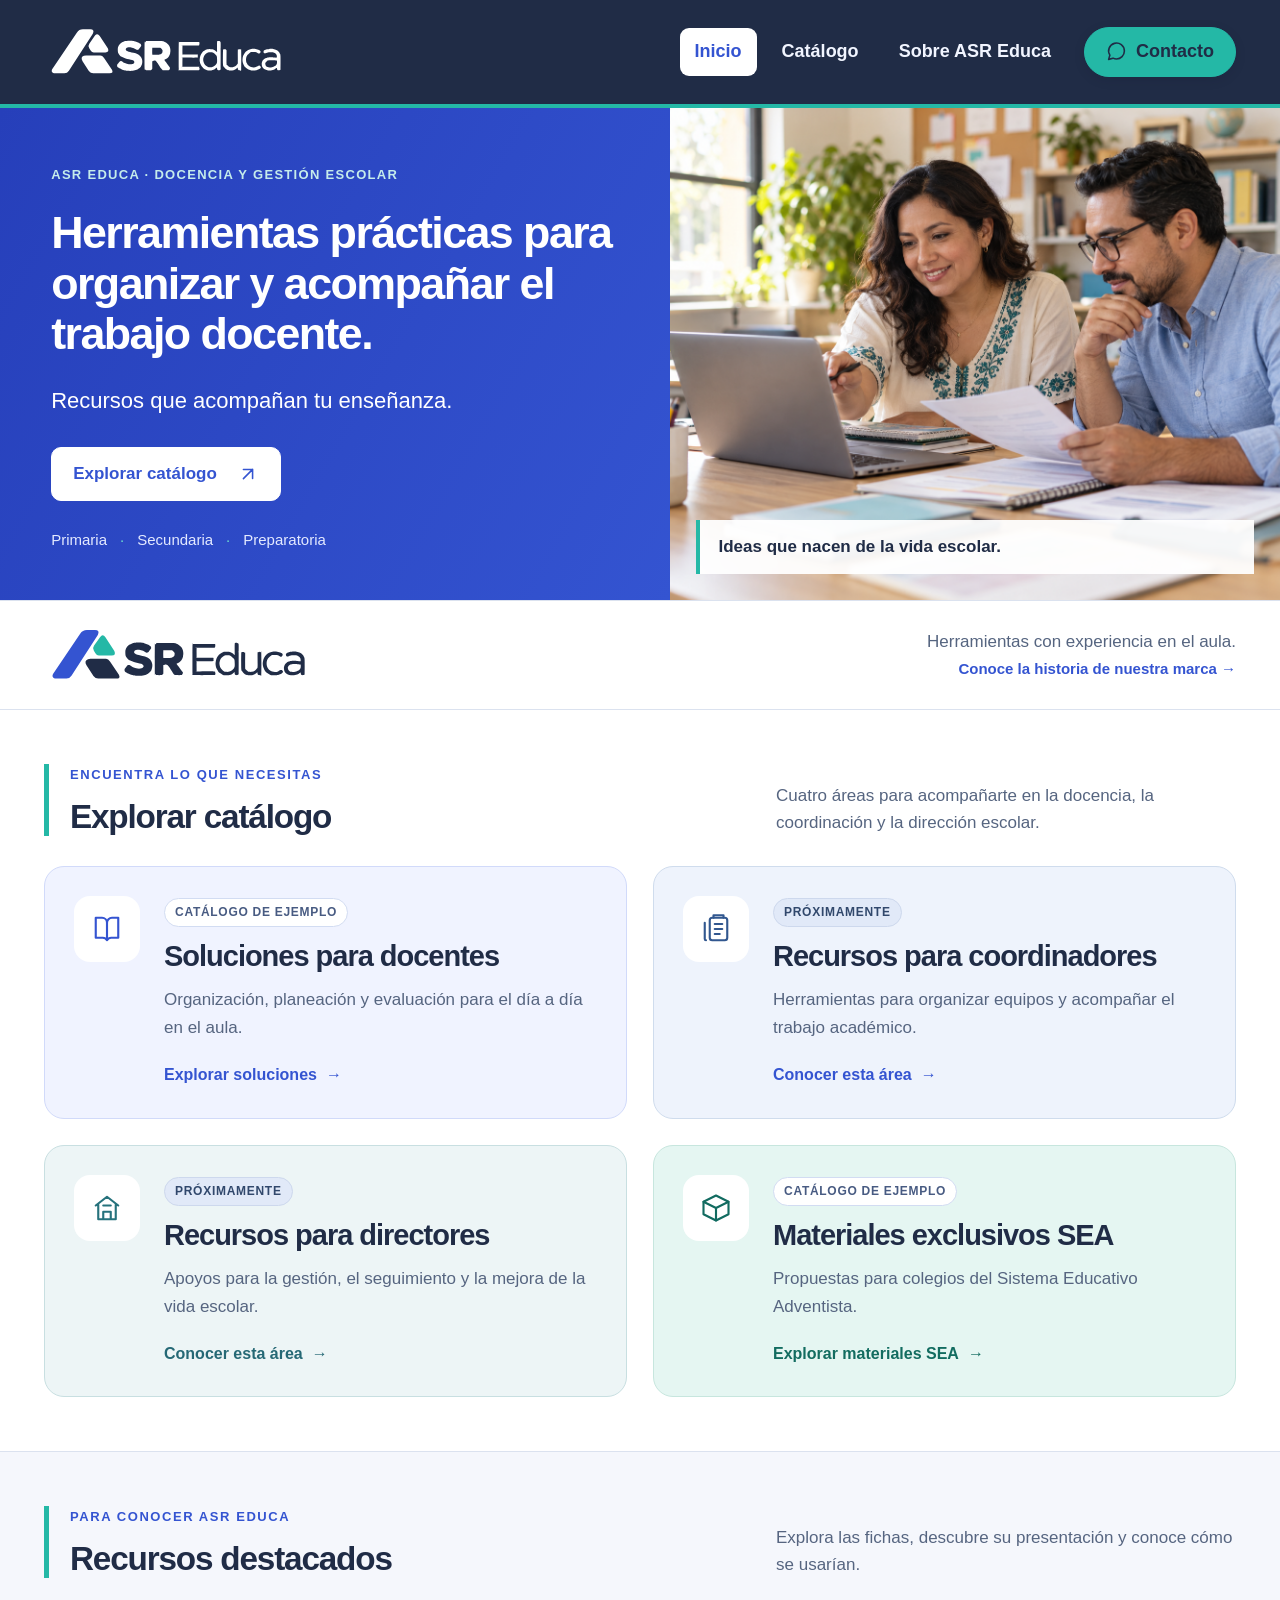
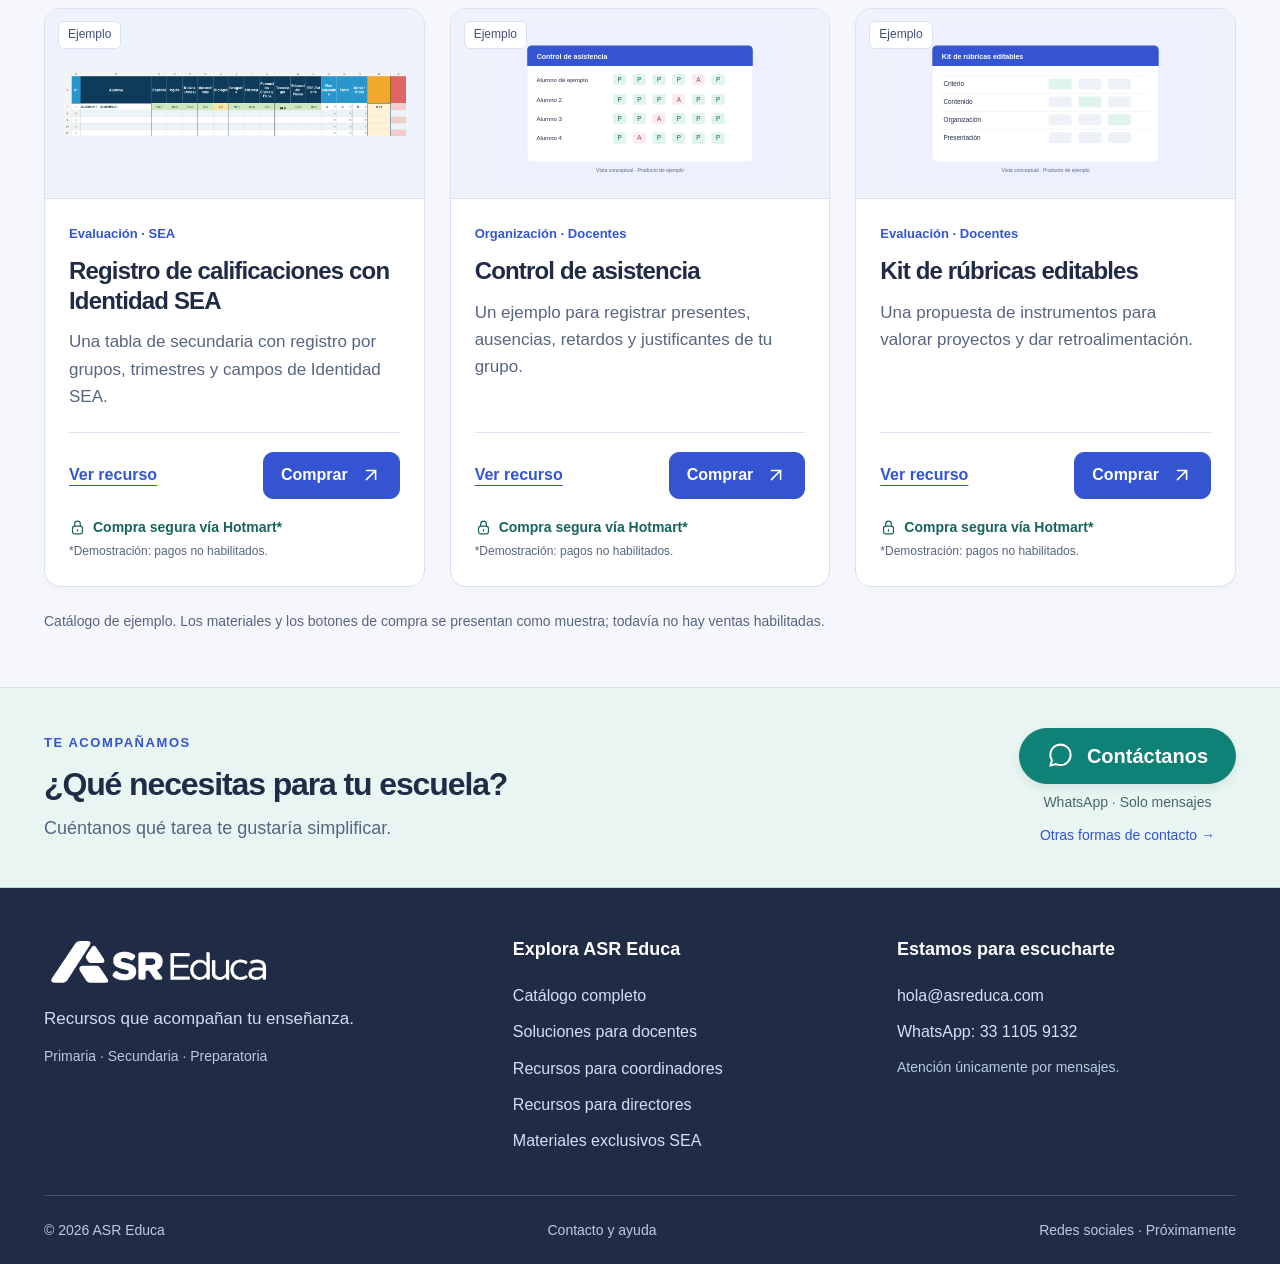
<file: index.html>
<!DOCTYPE html>
<html lang="es"><head><meta charset="UTF-8"><meta name="viewport" content="width=device-width,initial-scale=1"><title>Herramientas prácticas para el trabajo docente | ASR Educa</title><meta name="description" content="Soluciones para docentes, recursos para coordinadores y directores y materiales exclusivos para colegios del Sistema Educativo Adventista."><meta name="theme-color" content="#202C46"><meta property="og:title" content="Herramientas prácticas para el trabajo docente | ASR Educa"><meta property="og:description" content="Soluciones para docentes, recursos para coordinadores y directores y materiales exclusivos para colegios del Sistema Educativo Adventista."><meta property="og:image" content="https://asreduca.com/assets/icon-512.png"><meta property="og:type" content="website"><link rel="canonical" href="https://asreduca.com/"><link rel="icon" href="assets/icon-32.png"><link rel="apple-touch-icon" href="assets/icon-192.png"><link rel="stylesheet" href="style.css"><script src="catalogo.js" defer></script><script src="script.js" defer></script></head><body><a class="skip" href="#contenido">Saltar al contenido</a><header class="site-header"><div class="wrap navigation"><a class="brand" href="index.html" aria-label="ASR Educa, inicio"><img src="assets/logo-blanco.svg" alt="ASR Educa" width="245" height="59"></a><button class="menu-toggle" type="button" aria-expanded="false" aria-controls="menu">Menú <span aria-hidden="true">☰</span></button><nav id="menu" class="menu" aria-label="Navegación principal"><a href="index.html" aria-current="page">Inicio</a><a href="catalogo.html">Catálogo</a><a href="sobre-asr.html">Sobre ASR Educa</a><a class="nav-contact" href="contacto.html"><svg aria-hidden="true" viewBox="0 0 24 24" fill="none" stroke="currentColor" stroke-width="1.8" stroke-linecap="round" stroke-linejoin="round"><path d="M21 11.5a9 9 0 0 1-9 9 9.3 9.3 0 0 1-4-.9L3 21l1.4-4.8A9 9 0 1 1 21 11.5Z"/></svg><span>Contacto</span></a></nav></div></header><main id="contenido"><section class="hero-band"><div class="hero-copy"><span class="hero-label">ASR EDUCA · DOCENCIA Y GESTIÓN ESCOLAR</span><h1>Herramientas prácticas para organizar y acompañar el trabajo docente.</h1><p>Recursos que acompañan tu enseñanza.</p><a class="button white" href="#catalogos">Explorar catálogo<svg aria-hidden="true" viewBox="0 0 24 24" fill="none" stroke="currentColor" stroke-width="1.7" stroke-linecap="round" stroke-linejoin="round"><path d="M7 17 17 7M7 7h10v10"/></svg></a><div class="hero-levels">Primaria <span>·</span> Secundaria <span>·</span> Preparatoria</div></div><div class="hero-photo"><img src="assets/docentes-portada.png" alt="Escena ilustrativa de docentes colaborando con materiales y una computadora" width="1536" height="1024"><span>Ideas que nacen de la vida escolar.</span></div></section><section class="brand-ribbon" aria-label="La marca ASR Educa"><div class="wrap brand-ribbon-inner"><a href="sobre-asr.html" aria-label="Conoce ASR Educa"><img src="assets/logo-principal.svg" alt="ASR Educa" width="270" height="64"></a><p>Herramientas con experiencia en el aula.<br><a href="sobre-asr.html">Conoce la historia de nuestra marca →</a></p></div></section><section class="band catalogs-band" id="catalogos"><div class="wrap"><div class="section-heading"><div><span class="eyebrow">Encuentra lo que necesitas</span><h2>Explorar catálogo</h2></div><p>Cuatro áreas para acompañarte en la docencia, la coordinación y la dirección escolar.</p></div><div class="category-grid"><a class="category " href="soluciones-docentes.html"><div class="category-symbol"><svg aria-hidden="true" viewBox="0 0 24 24" fill="none" stroke="currentColor" stroke-width="1.7" stroke-linecap="round" stroke-linejoin="round"><path d="M12 7v14M3 3h5a4 4 0 0 1 4 4 4 4 0 0 1 4-4h5v16h-5a4 4 0 0 0-4 2 4 4 0 0 0-4-2H3Z"/></svg></div><div class="category-copy"><span class="category-status category-status-example">Catálogo de ejemplo</span><h3>Soluciones para docentes</h3><p>Organización, planeación y evaluación para el día a día en el aula.</p><span class="category-link">Explorar soluciones <span aria-hidden="true">→</span></span></div></a><a class="category coordinator-category" href="recursos-coordinadores.html"><div class="category-symbol"><svg aria-hidden="true" viewBox="0 0 24 24" fill="none" stroke="currentColor" stroke-width="1.7" stroke-linecap="round" stroke-linejoin="round"><rect x="7" y="3" width="14" height="18" rx="2"/><path d="M10 3V1h8v2M11 8h6M11 12h6M11 16h4M3 7v13a1 1 0 0 0 1 1"/></svg></div><div class="category-copy"><span class="category-status">Próximamente</span><h3>Recursos para coordinadores</h3><p>Herramientas para organizar equipos y acompañar el trabajo académico.</p><span class="category-link">Conocer esta área <span aria-hidden="true">→</span></span></div></a><a class="category director-category" href="recursos-directores.html"><div class="category-symbol"><svg aria-hidden="true" viewBox="0 0 24 24" fill="none" stroke="currentColor" stroke-width="1.7" stroke-linecap="round" stroke-linejoin="round"><path d="m3 10 9-7 9 7M5 9v12h14V9M9 21v-6h6v6M9 10h6"/></svg></div><div class="category-copy"><span class="category-status">Próximamente</span><h3>Recursos para directores</h3><p>Apoyos para la gestión, el seguimiento y la mejora de la vida escolar.</p><span class="category-link">Conocer esta área <span aria-hidden="true">→</span></span></div></a><a class="category sea-category" href="recursos-sea.html"><div class="category-symbol"><svg aria-hidden="true" viewBox="0 0 24 24" fill="none" stroke="currentColor" stroke-width="1.7" stroke-linecap="round" stroke-linejoin="round"><path d="m12 2 10 5v10l-10 5L2 17V7Z"/><path d="m2 7 10 5 10-5m-10 5v10"/></svg></div><div class="category-copy"><span class="category-status category-status-example">Catálogo de ejemplo</span><h3>Materiales exclusivos SEA</h3><p>Propuestas para colegios del Sistema Educativo Adventista.</p><span class="category-link">Explorar materiales SEA <span aria-hidden="true">→</span></span></div></a></div></div></section><section class="band featured-band"><div class="wrap"><div class="section-heading"><div><span class="eyebrow">Para conocer ASR Educa</span><h2>Recursos destacados</h2></div><p>Explora las fichas, descubre su presentación y conoce cómo se usarían.</p></div><div class="product-grid"><article class="product-card" data-card><a class="product-image" href="calificaciones-sea.html" aria-label="Ver Registro de calificaciones con Identidad SEA"><img src="assets/captura-calificaciones.png" alt="Vista de Registro de calificaciones con Identidad SEA" loading="lazy" width="900" height="480"><span class="image-badge">Ejemplo</span></a><div class="card-content"><span class="product-kind">Evaluación · SEA</span><h3><a href="calificaciones-sea.html">Registro de calificaciones con Identidad SEA</a></h3><p>Una tabla de secundaria con registro por grupos, trimestres y campos de Identidad SEA.</p><div class="card-actions"><a class="details-link" href="calificaciones-sea.html">Ver recurso</a><button class="button buy-button compact" type="button" data-buy="calificaciones-sea">Comprar<svg aria-hidden="true" viewBox="0 0 24 24" fill="none" stroke="currentColor" stroke-width="1.7" stroke-linecap="round" stroke-linejoin="round"><path d="M7 17 17 7M7 7h10v10"/></svg></button></div><div class="card-safety"><span class="safe"><svg aria-hidden="true" viewBox="0 0 24 24" fill="none" stroke="currentColor" stroke-width="1.7" stroke-linecap="round" stroke-linejoin="round"><rect x="5" y="10" width="14" height="11" rx="3"/><path d="M8 10V7a4 4 0 0 1 8 0v3m-4 5v2"/></svg>Compra segura vía Hotmart*</span><small>*Demostración: pagos no habilitados.</small></div></div></article><article class="product-card" data-card><a class="product-image" href="control-asistencia.html" aria-label="Ver Control de asistencia"><img src="assets/vista-control-asistencia.svg" alt="Vista de Control de asistencia" loading="lazy" width="900" height="480"><span class="image-badge">Ejemplo</span></a><div class="card-content"><span class="product-kind">Organización · Docentes</span><h3><a href="control-asistencia.html">Control de asistencia</a></h3><p>Un ejemplo para registrar presentes, ausencias, retardos y justificantes de tu grupo.</p><div class="card-actions"><a class="details-link" href="control-asistencia.html">Ver recurso</a><button class="button buy-button compact" type="button" data-buy="control-asistencia">Comprar<svg aria-hidden="true" viewBox="0 0 24 24" fill="none" stroke="currentColor" stroke-width="1.7" stroke-linecap="round" stroke-linejoin="round"><path d="M7 17 17 7M7 7h10v10"/></svg></button></div><div class="card-safety"><span class="safe"><svg aria-hidden="true" viewBox="0 0 24 24" fill="none" stroke="currentColor" stroke-width="1.7" stroke-linecap="round" stroke-linejoin="round"><rect x="5" y="10" width="14" height="11" rx="3"/><path d="M8 10V7a4 4 0 0 1 8 0v3m-4 5v2"/></svg>Compra segura vía Hotmart*</span><small>*Demostración: pagos no habilitados.</small></div></div></article><article class="product-card" data-card><a class="product-image" href="rubricas.html" aria-label="Ver Kit de rúbricas editables"><img src="assets/vista-rubricas.svg" alt="Vista de Kit de rúbricas editables" loading="lazy" width="900" height="480"><span class="image-badge">Ejemplo</span></a><div class="card-content"><span class="product-kind">Evaluación · Docentes</span><h3><a href="rubricas.html">Kit de rúbricas editables</a></h3><p>Una propuesta de instrumentos para valorar proyectos y dar retroalimentación.</p><div class="card-actions"><a class="details-link" href="rubricas.html">Ver recurso</a><button class="button buy-button compact" type="button" data-buy="rubricas">Comprar<svg aria-hidden="true" viewBox="0 0 24 24" fill="none" stroke="currentColor" stroke-width="1.7" stroke-linecap="round" stroke-linejoin="round"><path d="M7 17 17 7M7 7h10v10"/></svg></button></div><div class="card-safety"><span class="safe"><svg aria-hidden="true" viewBox="0 0 24 24" fill="none" stroke="currentColor" stroke-width="1.7" stroke-linecap="round" stroke-linejoin="round"><rect x="5" y="10" width="14" height="11" rx="3"/><path d="M8 10V7a4 4 0 0 1 8 0v3m-4 5v2"/></svg>Compra segura vía Hotmart*</span><small>*Demostración: pagos no habilitados.</small></div></div></article></div><p class="catalog-disclaimer">Catálogo de ejemplo. Los materiales y los botones de compra se presentan como muestra; todavía no hay ventas habilitadas.</p></div></section><section class="contact-band"><div class="wrap contact-inner"><div><span class="eyebrow">Te acompañamos</span><h2>¿Qué necesitas para tu escuela?</h2><p>Cuéntanos qué tarea te gustaría simplificar.</p></div><div class="contact-options"><a class="contact-pill" href="https://wa.me/523311059132" aria-label="Contáctanos por WhatsApp"><svg aria-hidden="true" viewBox="0 0 24 24" fill="none" stroke="currentColor" stroke-width="1.8" stroke-linecap="round" stroke-linejoin="round"><path d="M21 11.5a9 9 0 0 1-9 9 9.3 9.3 0 0 1-4-.9L3 21l1.4-4.8A9 9 0 1 1 21 11.5Z"/></svg><span>Contáctanos</span></a><small>WhatsApp · Solo mensajes</small><a class="other-contact" href="contacto.html">Otras formas de contacto →</a></div></div></section></main><footer class="site-footer"><div class="wrap footer-grid"><div><img src="assets/logo-blanco.svg" alt="ASR Educa" width="230" height="55"><p>Recursos que acompañan tu enseñanza.</p><span class="footer-small">Primaria · Secundaria · Preparatoria</span></div><div><strong>Explora ASR Educa</strong><a href="catalogo.html">Catálogo completo</a><a href="soluciones-docentes.html">Soluciones para docentes</a><a href="recursos-coordinadores.html">Recursos para coordinadores</a><a href="recursos-directores.html">Recursos para directores</a><a href="recursos-sea.html">Materiales exclusivos SEA</a></div><div><strong>Estamos para escucharte</strong><a href="mailto:hola@asreduca.com">hola@asreduca.com</a><a href="https://wa.me/523311059132">WhatsApp: 33 1105 9132</a><span class="footer-small">Atención únicamente por mensajes.</span></div></div><div class="wrap footer-bottom"><span>© 2026 ASR Educa</span><a href="contacto.html">Contacto y ayuda</a><span>Redes sociales · Próximamente</span></div></footer><dialog id="purchase-dialog" class="modal"><div class="modal-content"><button type="button" class="close-modal" data-close aria-label="Cerrar">×</button><span class="eyebrow">Vista de ejemplo</span><h2 id="purchase-title">Próximamente en Hotmart</h2><p data-purchase-name></p><p>Este botón muestra dónde comenzará la compra. El producto todavía no está a la venta y no se realizará ningún cobro.</p><p>Cuando esté disponible, continuarás en la página de pago de Hotmart.</p><a class="button" href="contacto.html">Consultar el recurso</a></div></dialog><dialog id="image-dialog" class="image-modal"><div class="image-modal-top"><p id="image-title"></p><button class="close-modal" type="button" data-close aria-label="Cerrar imagen ampliada">×</button></div><img src="assets/logo-principal.svg" alt="" data-full-image></dialog></body></html>
</file>
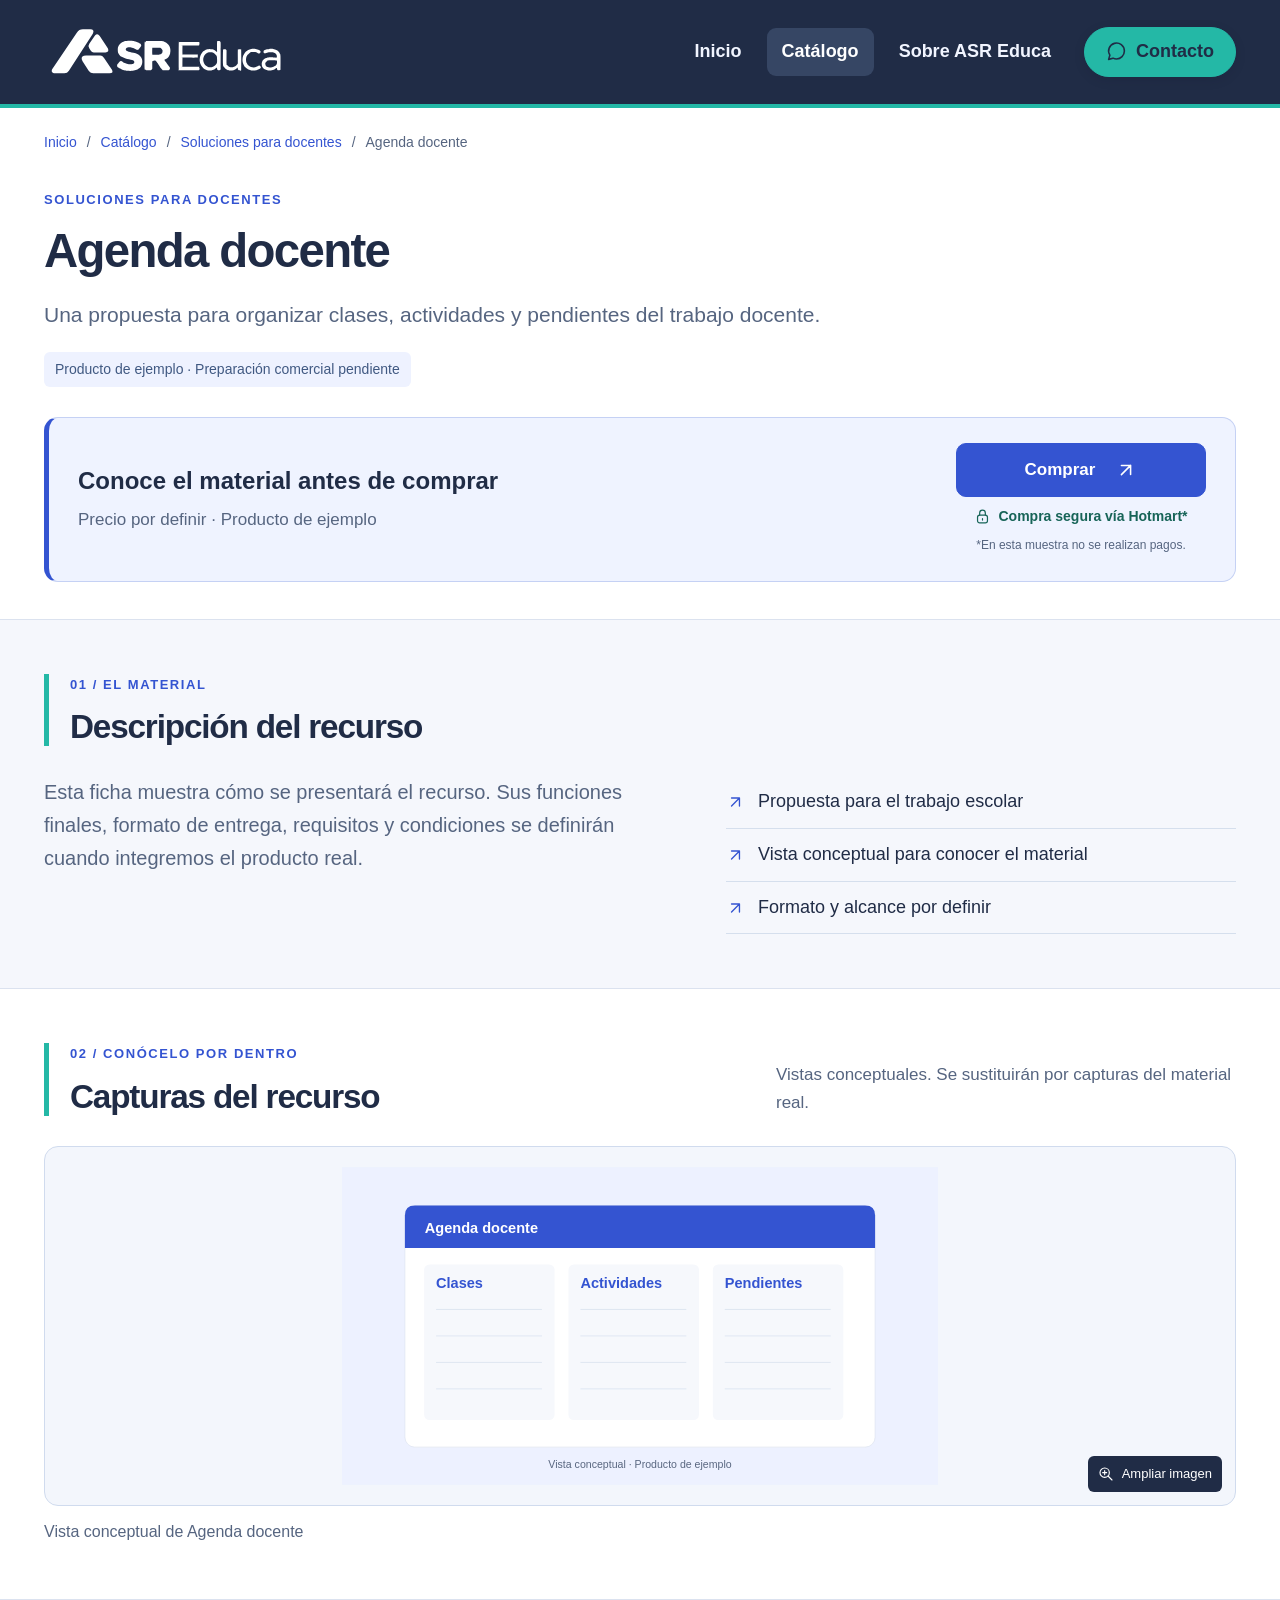
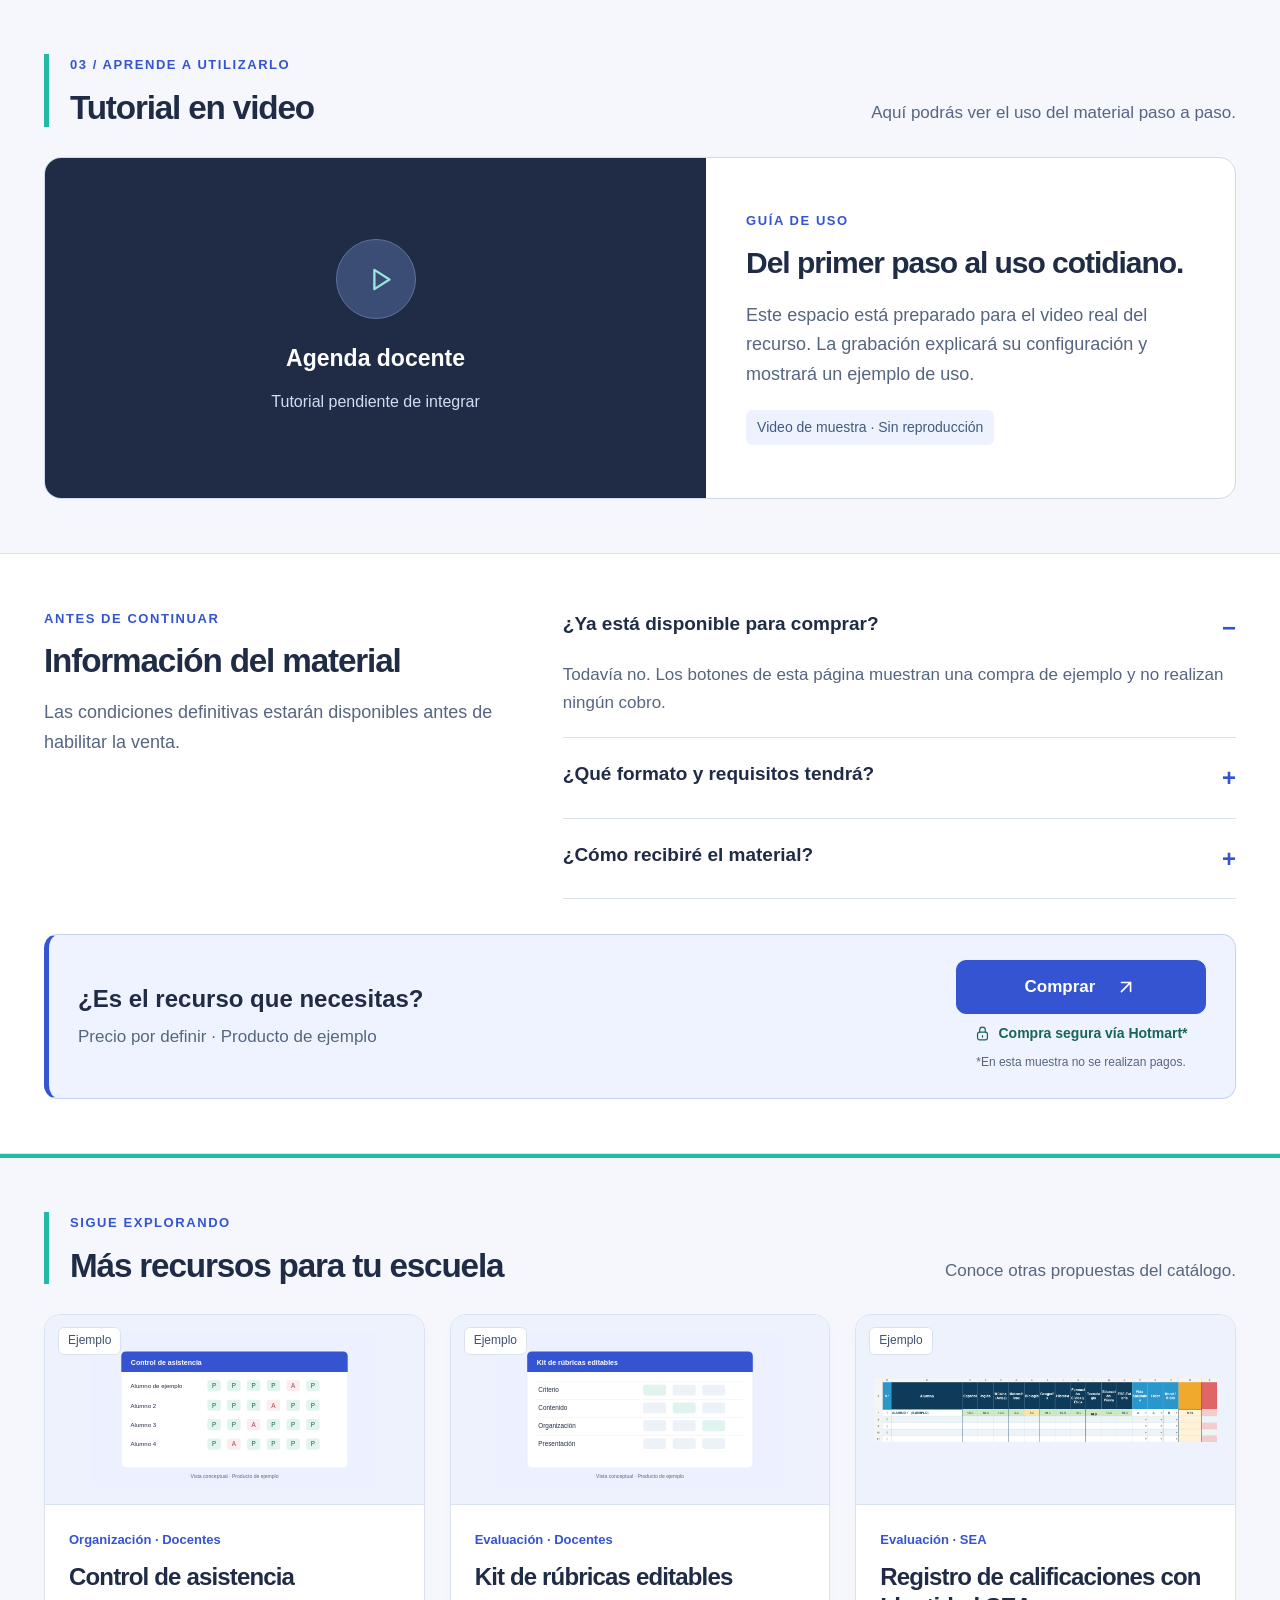
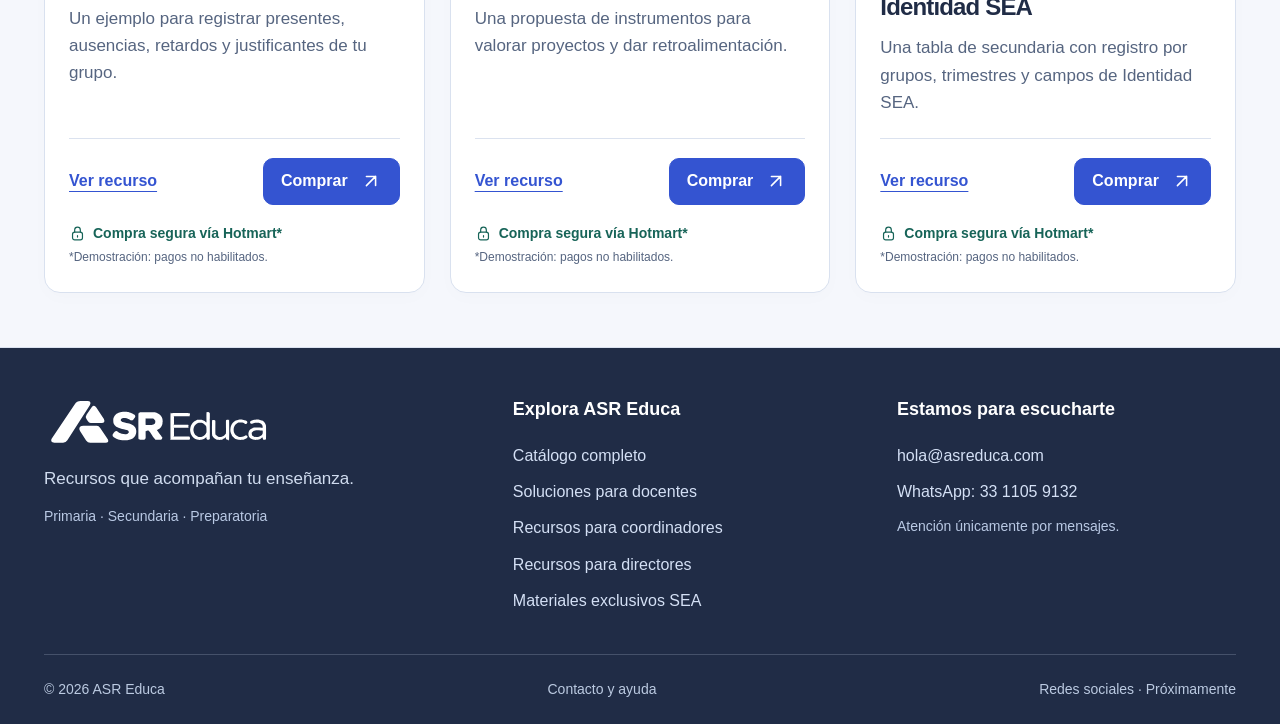
<file: agenda-docente.html>
<!DOCTYPE html>
<html lang="es"><head><meta charset="UTF-8"><meta name="viewport" content="width=device-width,initial-scale=1"><title>Agenda docente | ASR Educa</title><meta name="description" content="Una propuesta para organizar clases, actividades y pendientes del trabajo docente."><meta name="theme-color" content="#202C46"><meta property="og:title" content="Agenda docente | ASR Educa"><meta property="og:description" content="Una propuesta para organizar clases, actividades y pendientes del trabajo docente."><meta property="og:image" content="https://asreduca.com/assets/icon-512.png"><meta property="og:type" content="website"><link rel="canonical" href="https://asreduca.com/agenda-docente.html"><link rel="icon" href="assets/icon-32.png"><link rel="apple-touch-icon" href="assets/icon-192.png"><link rel="stylesheet" href="style.css"><script src="catalogo.js" defer></script><script src="script.js" defer></script></head><body><a class="skip" href="#contenido">Saltar al contenido</a><header class="site-header"><div class="wrap navigation"><a class="brand" href="index.html" aria-label="ASR Educa, inicio"><img src="assets/logo-blanco.svg" alt="ASR Educa" width="245" height="59"></a><button class="menu-toggle" type="button" aria-expanded="false" aria-controls="menu">Menú <span aria-hidden="true">☰</span></button><nav id="menu" class="menu" aria-label="Navegación principal"><a href="index.html">Inicio</a><a href="catalogo.html" class="section-active">Catálogo</a><a href="sobre-asr.html">Sobre ASR Educa</a><a class="nav-contact" href="contacto.html"><svg aria-hidden="true" viewBox="0 0 24 24" fill="none" stroke="currentColor" stroke-width="1.8" stroke-linecap="round" stroke-linejoin="round"><path d="M21 11.5a9 9 0 0 1-9 9 9.3 9.3 0 0 1-4-.9L3 21l1.4-4.8A9 9 0 1 1 21 11.5Z"/></svg><span>Contacto</span></a></nav></div></header><main id="contenido"><nav class="wrap breadcrumbs" aria-label="Ruta de navegación"><a href="index.html">Inicio</a><span aria-hidden="true">/</span><a href="catalogo.html">Catálogo</a><span aria-hidden="true">/</span><a href="soluciones-docentes.html">Soluciones para docentes</a><span aria-hidden="true">/</span><span aria-current="page">Agenda docente</span></nav><section class="product-lead wrap"><div class="product-heading"><span class="eyebrow">Soluciones para docentes</span><h1>Agenda docente</h1><p>Una propuesta para organizar clases, actividades y pendientes del trabajo docente.</p><span class="example-tag">Producto de ejemplo · Preparación comercial pendiente</span></div><div class="purchase-bar"><div><strong>Conoce el material antes de comprar</strong><span>Precio por definir · Producto de ejemplo</span></div><div class="purchase-action"><button class="button buy-button " type="button" data-buy="agenda-docente">Comprar<svg aria-hidden="true" viewBox="0 0 24 24" fill="none" stroke="currentColor" stroke-width="1.7" stroke-linecap="round" stroke-linejoin="round"><path d="M7 17 17 7M7 7h10v10"/></svg></button><span class="safe"><svg aria-hidden="true" viewBox="0 0 24 24" fill="none" stroke="currentColor" stroke-width="1.7" stroke-linecap="round" stroke-linejoin="round"><rect x="5" y="10" width="14" height="11" rx="3"/><path d="M8 10V7a4 4 0 0 1 8 0v3m-4 5v2"/></svg>Compra segura vía Hotmart*</span><small>*En esta muestra no se realizan pagos.</small></div></div></section><section class="band description-band"><div class="wrap"><div class="section-heading"><div><span class="eyebrow">01 / El material</span><h2>Descripción del recurso</h2></div></div><div class="description-grid"><p class="description-text">Esta ficha muestra cómo se presentará el recurso. Sus funciones finales, formato de entrega, requisitos y condiciones se definirán cuando integremos el producto real.</p><ul class="feature-list"><li><svg aria-hidden="true" viewBox="0 0 24 24" fill="none" stroke="currentColor" stroke-width="1.7" stroke-linecap="round" stroke-linejoin="round"><path d="M7 17 17 7M7 7h10v10"/></svg>Propuesta para el trabajo escolar</li><li><svg aria-hidden="true" viewBox="0 0 24 24" fill="none" stroke="currentColor" stroke-width="1.7" stroke-linecap="round" stroke-linejoin="round"><path d="M7 17 17 7M7 7h10v10"/></svg>Vista conceptual para conocer el material</li><li><svg aria-hidden="true" viewBox="0 0 24 24" fill="none" stroke="currentColor" stroke-width="1.7" stroke-linecap="round" stroke-linejoin="round"><path d="M7 17 17 7M7 7h10v10"/></svg>Formato y alcance por definir</li></ul></div></div></section><section class="band screenshot-band"><div class="wrap"><div class="section-heading"><div><span class="eyebrow">02 / Conócelo por dentro</span><h2>Capturas del recurso</h2></div><p>Vistas conceptuales. Se sustituirán por capturas del material real.</p></div><div class="gallery single"><figure><button class="gallery-button" type="button" data-image="assets/vista-agenda-docente.svg" data-title="Vista conceptual de Agenda docente" aria-label="Ampliar: Vista conceptual de Agenda docente"><img src="assets/vista-agenda-docente.svg" alt="Vista conceptual de Agenda docente" loading="lazy" width="1000" height="550"><span><svg aria-hidden="true" viewBox="0 0 24 24" fill="none" stroke="currentColor" stroke-width="1.7" stroke-linecap="round" stroke-linejoin="round"><circle cx="10" cy="10" r="7"/><path d="m15 15 6 6M7 10h6m-3-3v6"/></svg> Ampliar imagen</span></button><figcaption>Vista conceptual de Agenda docente</figcaption></figure></div></div></section><section class="band video-band"><div class="wrap"><div class="section-heading"><div><span class="eyebrow">03 / Aprende a utilizarlo</span><h2>Tutorial en video</h2></div><p>Aquí podrás ver el uso del material paso a paso.</p></div><div class="tutorial"><div class="tutorial-screen"><div class="play-symbol"><svg aria-hidden="true" viewBox="0 0 24 24" fill="none" stroke="currentColor" stroke-width="1.7" stroke-linecap="round" stroke-linejoin="round"><path d="m9 5 11 7-11 7Z"/></svg></div><strong>Agenda docente</strong><span>Tutorial pendiente de integrar</span></div><div class="tutorial-copy"><span class="eyebrow">Guía de uso</span><h3>Del primer paso al uso cotidiano.</h3><p>Este espacio está preparado para el video real del recurso. La grabación explicará su configuración y mostrará un ejemplo de uso.</p><span class="example-tag">Video de muestra · Sin reproducción</span></div></div></div></section><section class="band faq-band"><div class="wrap"><div class="faq-layout"><div><span class="eyebrow">Antes de continuar</span><h2>Información del material</h2><p>Las condiciones definitivas estarán disponibles antes de habilitar la venta.</p></div><div><details open><summary>¿Ya está disponible para comprar?</summary><p>Todavía no. Los botones de esta página muestran una compra de ejemplo y no realizan ningún cobro.</p></details><details><summary>¿Qué formato y requisitos tendrá?</summary><p>Confirmaremos el formato, los requisitos y el alcance del soporte al integrar el producto real.</p></details><details><summary>¿Cómo recibiré el material?</summary><p>Cuando se habilite la venta, esta ficha explicará la entrega y el acceso al recurso después del pago.</p></details></div></div><div class="purchase-bar"><div><strong>¿Es el recurso que necesitas?</strong><span>Precio por definir · Producto de ejemplo</span></div><div class="purchase-action"><button class="button buy-button " type="button" data-buy="agenda-docente">Comprar<svg aria-hidden="true" viewBox="0 0 24 24" fill="none" stroke="currentColor" stroke-width="1.7" stroke-linecap="round" stroke-linejoin="round"><path d="M7 17 17 7M7 7h10v10"/></svg></button><span class="safe"><svg aria-hidden="true" viewBox="0 0 24 24" fill="none" stroke="currentColor" stroke-width="1.7" stroke-linecap="round" stroke-linejoin="round"><rect x="5" y="10" width="14" height="11" rx="3"/><path d="M8 10V7a4 4 0 0 1 8 0v3m-4 5v2"/></svg>Compra segura vía Hotmart*</span><small>*En esta muestra no se realizan pagos.</small></div></div></div></section><section class="band more-band"><div class="wrap"><div class="section-heading"><div><span class="eyebrow">Sigue explorando</span><h2>Más recursos para tu escuela</h2></div><p>Conoce otras propuestas del catálogo.</p></div><div class="product-grid"><article class="product-card" data-card><a class="product-image" href="control-asistencia.html" aria-label="Ver Control de asistencia"><img src="assets/vista-control-asistencia.svg" alt="Vista de Control de asistencia" loading="lazy" width="900" height="480"><span class="image-badge">Ejemplo</span></a><div class="card-content"><span class="product-kind">Organización · Docentes</span><h3><a href="control-asistencia.html">Control de asistencia</a></h3><p>Un ejemplo para registrar presentes, ausencias, retardos y justificantes de tu grupo.</p><div class="card-actions"><a class="details-link" href="control-asistencia.html">Ver recurso</a><button class="button buy-button compact" type="button" data-buy="control-asistencia">Comprar<svg aria-hidden="true" viewBox="0 0 24 24" fill="none" stroke="currentColor" stroke-width="1.7" stroke-linecap="round" stroke-linejoin="round"><path d="M7 17 17 7M7 7h10v10"/></svg></button></div><div class="card-safety"><span class="safe"><svg aria-hidden="true" viewBox="0 0 24 24" fill="none" stroke="currentColor" stroke-width="1.7" stroke-linecap="round" stroke-linejoin="round"><rect x="5" y="10" width="14" height="11" rx="3"/><path d="M8 10V7a4 4 0 0 1 8 0v3m-4 5v2"/></svg>Compra segura vía Hotmart*</span><small>*Demostración: pagos no habilitados.</small></div></div></article><article class="product-card" data-card><a class="product-image" href="rubricas.html" aria-label="Ver Kit de rúbricas editables"><img src="assets/vista-rubricas.svg" alt="Vista de Kit de rúbricas editables" loading="lazy" width="900" height="480"><span class="image-badge">Ejemplo</span></a><div class="card-content"><span class="product-kind">Evaluación · Docentes</span><h3><a href="rubricas.html">Kit de rúbricas editables</a></h3><p>Una propuesta de instrumentos para valorar proyectos y dar retroalimentación.</p><div class="card-actions"><a class="details-link" href="rubricas.html">Ver recurso</a><button class="button buy-button compact" type="button" data-buy="rubricas">Comprar<svg aria-hidden="true" viewBox="0 0 24 24" fill="none" stroke="currentColor" stroke-width="1.7" stroke-linecap="round" stroke-linejoin="round"><path d="M7 17 17 7M7 7h10v10"/></svg></button></div><div class="card-safety"><span class="safe"><svg aria-hidden="true" viewBox="0 0 24 24" fill="none" stroke="currentColor" stroke-width="1.7" stroke-linecap="round" stroke-linejoin="round"><rect x="5" y="10" width="14" height="11" rx="3"/><path d="M8 10V7a4 4 0 0 1 8 0v3m-4 5v2"/></svg>Compra segura vía Hotmart*</span><small>*Demostración: pagos no habilitados.</small></div></div></article><article class="product-card" data-card><a class="product-image" href="calificaciones-sea.html" aria-label="Ver Registro de calificaciones con Identidad SEA"><img src="assets/captura-calificaciones.png" alt="Vista de Registro de calificaciones con Identidad SEA" loading="lazy" width="900" height="480"><span class="image-badge">Ejemplo</span></a><div class="card-content"><span class="product-kind">Evaluación · SEA</span><h3><a href="calificaciones-sea.html">Registro de calificaciones con Identidad SEA</a></h3><p>Una tabla de secundaria con registro por grupos, trimestres y campos de Identidad SEA.</p><div class="card-actions"><a class="details-link" href="calificaciones-sea.html">Ver recurso</a><button class="button buy-button compact" type="button" data-buy="calificaciones-sea">Comprar<svg aria-hidden="true" viewBox="0 0 24 24" fill="none" stroke="currentColor" stroke-width="1.7" stroke-linecap="round" stroke-linejoin="round"><path d="M7 17 17 7M7 7h10v10"/></svg></button></div><div class="card-safety"><span class="safe"><svg aria-hidden="true" viewBox="0 0 24 24" fill="none" stroke="currentColor" stroke-width="1.7" stroke-linecap="round" stroke-linejoin="round"><rect x="5" y="10" width="14" height="11" rx="3"/><path d="M8 10V7a4 4 0 0 1 8 0v3m-4 5v2"/></svg>Compra segura vía Hotmart*</span><small>*Demostración: pagos no habilitados.</small></div></div></article></div></div></section></main><footer class="site-footer"><div class="wrap footer-grid"><div><img src="assets/logo-blanco.svg" alt="ASR Educa" width="230" height="55"><p>Recursos que acompañan tu enseñanza.</p><span class="footer-small">Primaria · Secundaria · Preparatoria</span></div><div><strong>Explora ASR Educa</strong><a href="catalogo.html">Catálogo completo</a><a href="soluciones-docentes.html">Soluciones para docentes</a><a href="recursos-coordinadores.html">Recursos para coordinadores</a><a href="recursos-directores.html">Recursos para directores</a><a href="recursos-sea.html">Materiales exclusivos SEA</a></div><div><strong>Estamos para escucharte</strong><a href="mailto:hola@asreduca.com">hola@asreduca.com</a><a href="https://wa.me/523311059132">WhatsApp: 33 1105 9132</a><span class="footer-small">Atención únicamente por mensajes.</span></div></div><div class="wrap footer-bottom"><span>© 2026 ASR Educa</span><a href="contacto.html">Contacto y ayuda</a><span>Redes sociales · Próximamente</span></div></footer><dialog id="purchase-dialog" class="modal"><div class="modal-content"><button type="button" class="close-modal" data-close aria-label="Cerrar">×</button><span class="eyebrow">Vista de ejemplo</span><h2 id="purchase-title">Próximamente en Hotmart</h2><p data-purchase-name></p><p>Este botón muestra dónde comenzará la compra. El producto todavía no está a la venta y no se realizará ningún cobro.</p><p>Cuando esté disponible, continuarás en la página de pago de Hotmart.</p><a class="button" href="contacto.html">Consultar el recurso</a></div></dialog><dialog id="image-dialog" class="image-modal"><div class="image-modal-top"><p id="image-title"></p><button class="close-modal" type="button" data-close aria-label="Cerrar imagen ampliada">×</button></div><img src="assets/logo-principal.svg" alt="" data-full-image></dialog></body></html>
</file>
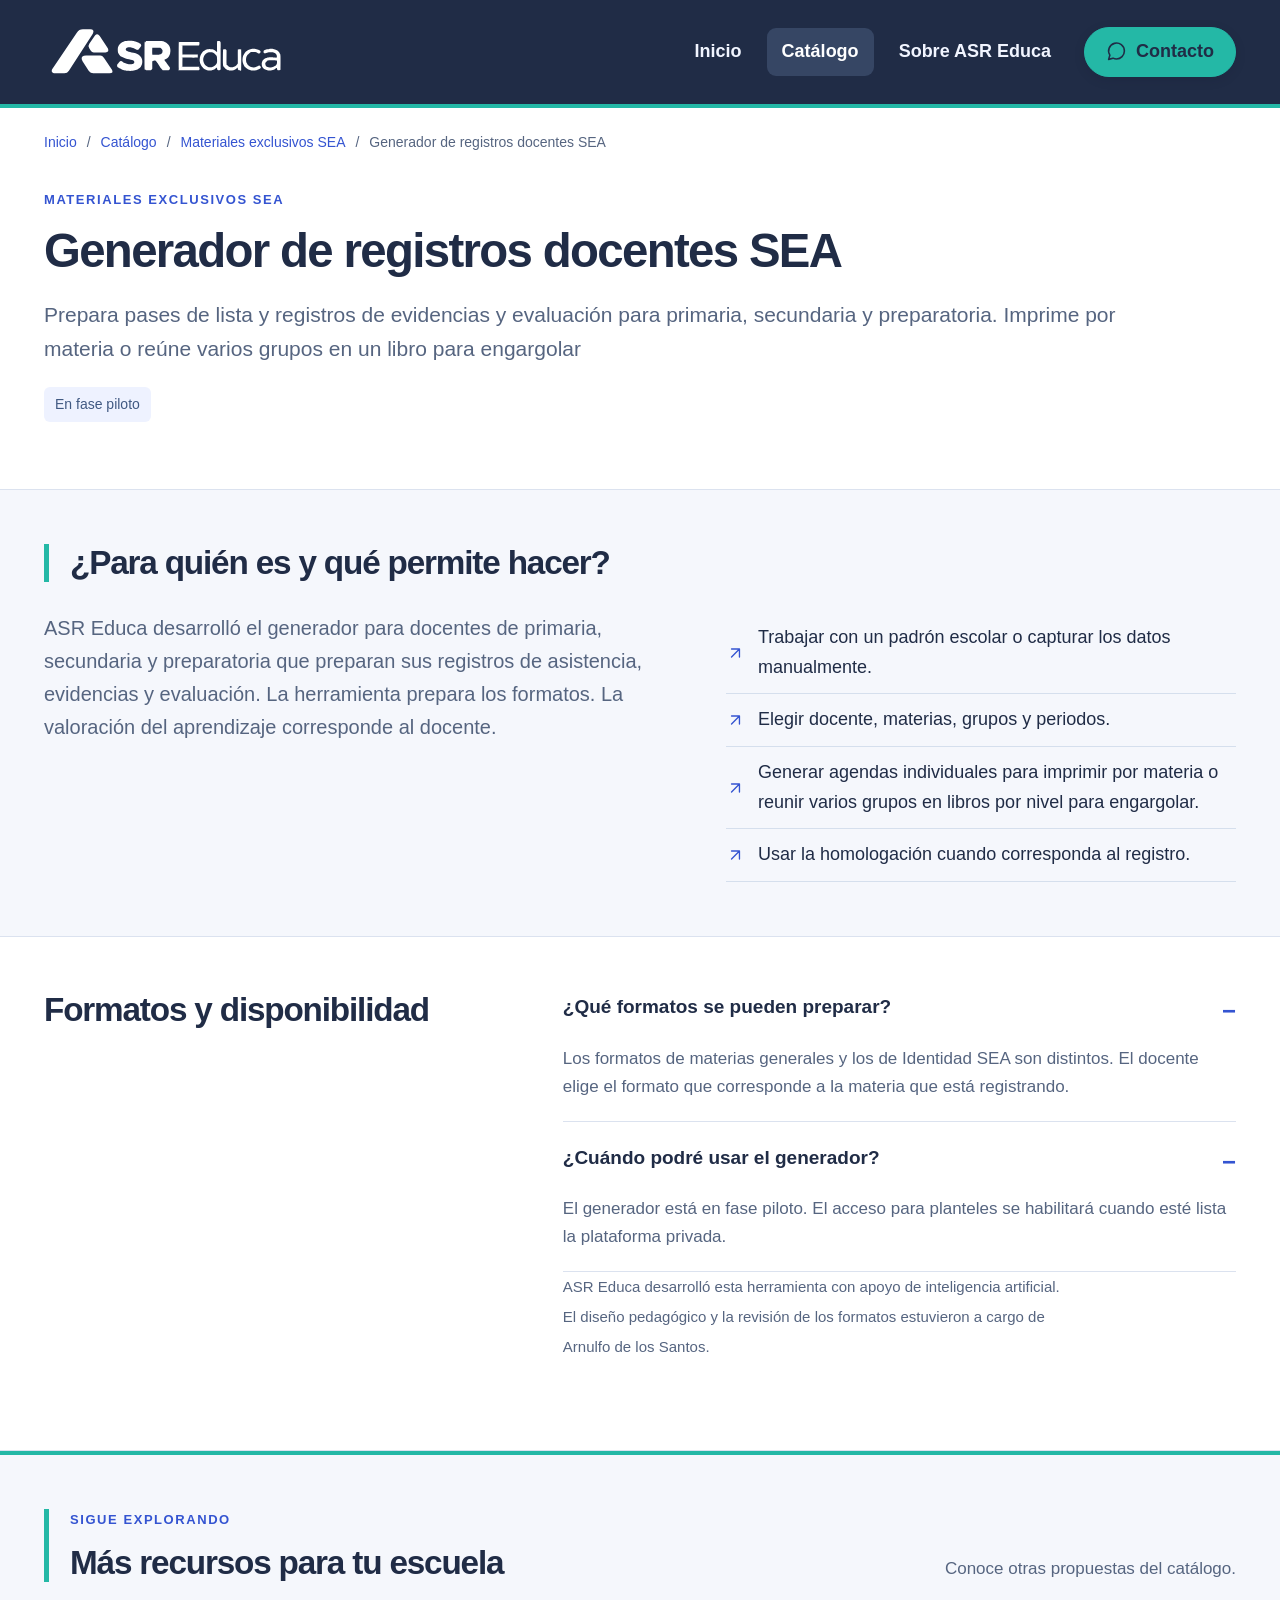
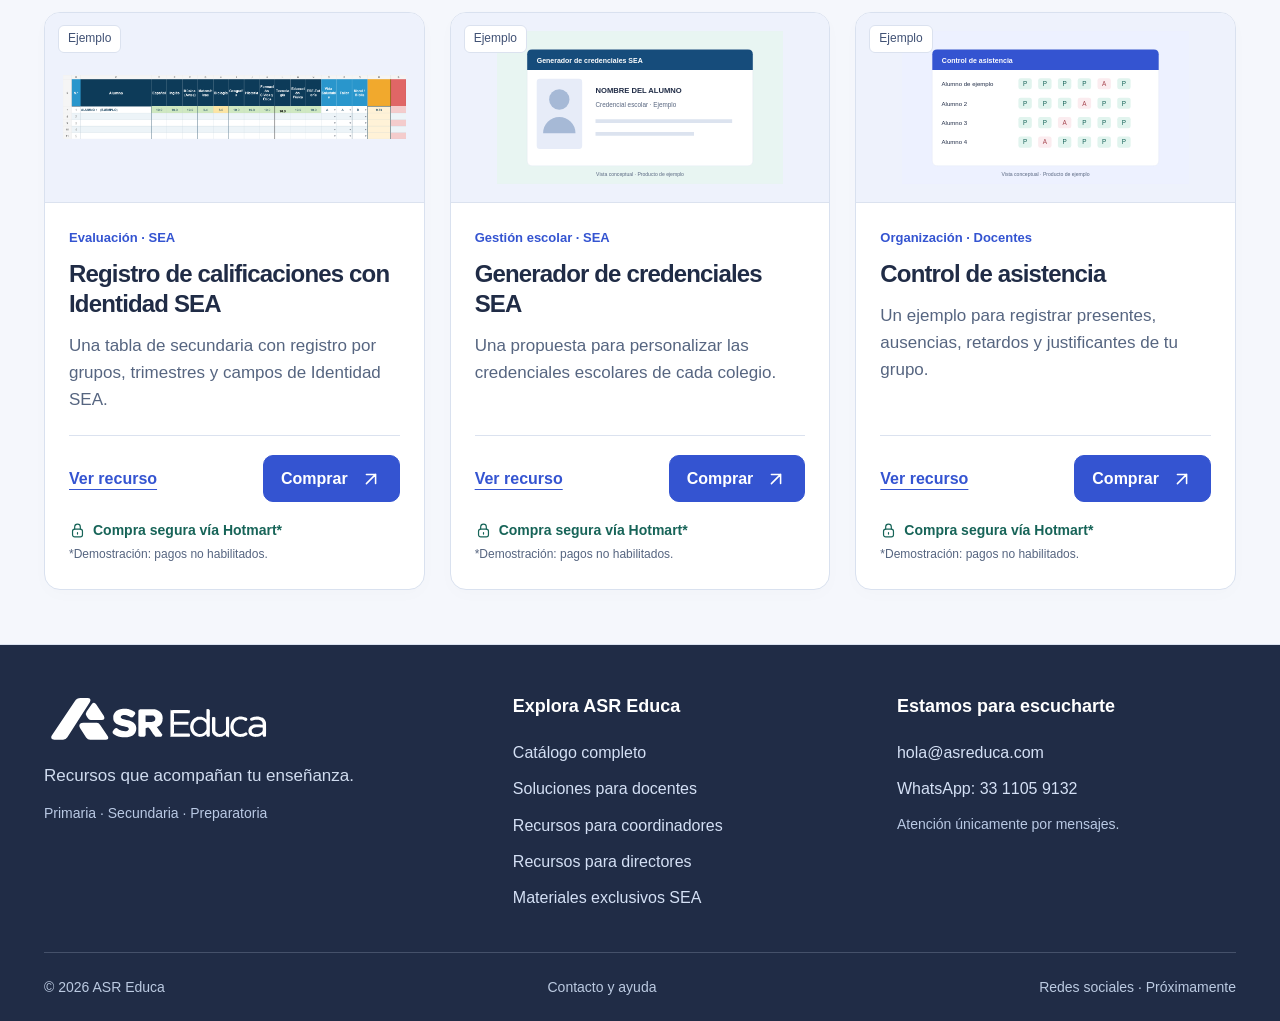
<file: agenda-sea.html>
<!DOCTYPE html>
<html lang="es"><head><meta charset="UTF-8"><meta name="viewport" content="width=device-width,initial-scale=1"><title>Generador de registros docentes SEA | ASR Educa</title><meta name="description" content="Prepara pases de lista y registros de evidencias y evaluación para primaria, secundaria y preparatoria. Imprime por materia o reúne varios grupos en un libro para engargolar"><meta name="theme-color" content="#202C46"><meta property="og:title" content="Generador de registros docentes SEA | ASR Educa"><meta property="og:description" content="Prepara pases de lista y registros de evidencias y evaluación para primaria, secundaria y preparatoria. Imprime por materia o reúne varios grupos en un libro para engargolar"><meta property="og:image" content="https://asreduca.com/assets/icon-512.png"><meta property="og:type" content="website"><link rel="canonical" href="https://asreduca.com/agenda-sea.html"><link rel="icon" href="assets/icon-32.png"><link rel="apple-touch-icon" href="assets/icon-192.png"><link rel="stylesheet" href="style.css"><script src="catalogo.js" defer></script><script src="script.js" defer></script></head><body><a class="skip" href="#contenido">Saltar al contenido</a><header class="site-header"><div class="wrap navigation"><a class="brand" href="index.html" aria-label="ASR Educa, inicio"><img src="assets/logo-blanco.svg" alt="ASR Educa" width="245" height="59"></a><button class="menu-toggle" type="button" aria-expanded="false" aria-controls="menu">Menú <span aria-hidden="true">☰</span></button><nav id="menu" class="menu" aria-label="Navegación principal"><a href="index.html">Inicio</a><a href="catalogo.html" class="section-active">Catálogo</a><a href="sobre-asr.html">Sobre ASR Educa</a><a class="nav-contact" href="contacto.html"><svg aria-hidden="true" viewBox="0 0 24 24" fill="none" stroke="currentColor" stroke-width="1.8" stroke-linecap="round" stroke-linejoin="round"><path d="M21 11.5a9 9 0 0 1-9 9 9.3 9.3 0 0 1-4-.9L3 21l1.4-4.8A9 9 0 1 1 21 11.5Z"/></svg><span>Contacto</span></a></nav></div></header><main id="contenido"><nav class="wrap breadcrumbs" aria-label="Ruta de navegación"><a href="index.html">Inicio</a><span aria-hidden="true">/</span><a href="catalogo.html">Catálogo</a><span aria-hidden="true">/</span><a href="recursos-sea.html">Materiales exclusivos SEA</a><span aria-hidden="true">/</span><span aria-current="page">Generador de registros docentes SEA</span></nav>
  <section class="product-lead wrap">
    <div class="product-heading">
      <span class="eyebrow">Materiales exclusivos SEA</span>
      <h1>Generador de registros docentes SEA</h1>
      <p>Prepara pases de lista y registros de evidencias y evaluación para primaria, secundaria y preparatoria. Imprime por materia o reúne varios grupos en un libro para engargolar</p>
      <span class="example-tag">En fase piloto</span>
    </div>
  </section>
  <section class="band description-band">
    <div class="wrap">
      <div class="section-heading"><div><h2>¿Para quién es y qué permite hacer?</h2></div></div>
      <div class="description-grid">
        <p class="description-text">ASR Educa desarrolló el generador para docentes de primaria, secundaria y preparatoria que preparan sus registros de asistencia, evidencias y evaluación. La herramienta prepara los formatos. La valoración del aprendizaje corresponde al docente.</p>
        <ul class="feature-list">
          <li><svg aria-hidden="true" viewBox="0 0 24 24" fill="none" stroke="currentColor" stroke-width="1.7" stroke-linecap="round" stroke-linejoin="round"><path d="M7 17 17 7M7 7h10v10"/></svg>Trabajar con un padrón escolar o capturar los datos manualmente.</li>
          <li><svg aria-hidden="true" viewBox="0 0 24 24" fill="none" stroke="currentColor" stroke-width="1.7" stroke-linecap="round" stroke-linejoin="round"><path d="M7 17 17 7M7 7h10v10"/></svg>Elegir docente, materias, grupos y periodos.</li>
          <li><svg aria-hidden="true" viewBox="0 0 24 24" fill="none" stroke="currentColor" stroke-width="1.7" stroke-linecap="round" stroke-linejoin="round"><path d="M7 17 17 7M7 7h10v10"/></svg>Generar agendas individuales para imprimir por materia o reunir varios grupos en libros por nivel para engargolar.</li>
          <li><svg aria-hidden="true" viewBox="0 0 24 24" fill="none" stroke="currentColor" stroke-width="1.7" stroke-linecap="round" stroke-linejoin="round"><path d="M7 17 17 7M7 7h10v10"/></svg>Usar la homologación cuando corresponda al registro.</li>
        </ul>
      </div>
    </div>
  </section>
  <section class="band faq-band">
    <div class="wrap faq-layout">
      <div><h2>Formatos y disponibilidad</h2></div>
      <div>
        <details open>
          <summary>¿Qué formatos se pueden preparar?</summary>
          <p>Los formatos de materias generales y los de Identidad SEA son distintos. El docente elige el formato que corresponde a la materia que está registrando.</p>
        </details>
        <details open>
          <summary>¿Cuándo podré usar el generador?</summary>
          <p>El generador está en fase piloto. El acceso para planteles se habilitará cuando esté lista la plataforma privada.</p>
        </details>
        <p><small>ASR Educa desarrolló esta herramienta con apoyo de inteligencia artificial. El diseño pedagógico y la revisión de los formatos estuvieron a cargo de Arnulfo de los Santos.</small></p>
      </div>
    </div>
  </section>
  <section class="band more-band"><div class="wrap"><div class="section-heading"><div><span class="eyebrow">Sigue explorando</span><h2>Más recursos para tu escuela</h2></div><p>Conoce otras propuestas del catálogo.</p></div><div class="product-grid"><article class="product-card" data-card><a class="product-image" href="calificaciones-sea.html" aria-label="Ver Registro de calificaciones con Identidad SEA"><img src="assets/captura-calificaciones.png" alt="Vista de Registro de calificaciones con Identidad SEA" loading="lazy" width="900" height="480"><span class="image-badge">Ejemplo</span></a><div class="card-content"><span class="product-kind">Evaluación · SEA</span><h3><a href="calificaciones-sea.html">Registro de calificaciones con Identidad SEA</a></h3><p>Una tabla de secundaria con registro por grupos, trimestres y campos de Identidad SEA.</p><div class="card-actions"><a class="details-link" href="calificaciones-sea.html">Ver recurso</a><button class="button buy-button compact" type="button" data-buy="calificaciones-sea">Comprar<svg aria-hidden="true" viewBox="0 0 24 24" fill="none" stroke="currentColor" stroke-width="1.7" stroke-linecap="round" stroke-linejoin="round"><path d="M7 17 17 7M7 7h10v10"/></svg></button></div><div class="card-safety"><span class="safe"><svg aria-hidden="true" viewBox="0 0 24 24" fill="none" stroke="currentColor" stroke-width="1.7" stroke-linecap="round" stroke-linejoin="round"><rect x="5" y="10" width="14" height="11" rx="3"/><path d="M8 10V7a4 4 0 0 1 8 0v3m-4 5v2"/></svg>Compra segura vía Hotmart*</span><small>*Demostración: pagos no habilitados.</small></div></div></article><article class="product-card" data-card><a class="product-image" href="credenciales-sea.html" aria-label="Ver Generador de credenciales SEA"><img src="assets/vista-credenciales-sea.svg" alt="Vista de Generador de credenciales SEA" loading="lazy" width="900" height="480"><span class="image-badge">Ejemplo</span></a><div class="card-content"><span class="product-kind">Gestión escolar · SEA</span><h3><a href="credenciales-sea.html">Generador de credenciales SEA</a></h3><p>Una propuesta para personalizar las credenciales escolares de cada colegio.</p><div class="card-actions"><a class="details-link" href="credenciales-sea.html">Ver recurso</a><button class="button buy-button compact" type="button" data-buy="credenciales-sea">Comprar<svg aria-hidden="true" viewBox="0 0 24 24" fill="none" stroke="currentColor" stroke-width="1.7" stroke-linecap="round" stroke-linejoin="round"><path d="M7 17 17 7M7 7h10v10"/></svg></button></div><div class="card-safety"><span class="safe"><svg aria-hidden="true" viewBox="0 0 24 24" fill="none" stroke="currentColor" stroke-width="1.7" stroke-linecap="round" stroke-linejoin="round"><rect x="5" y="10" width="14" height="11" rx="3"/><path d="M8 10V7a4 4 0 0 1 8 0v3m-4 5v2"/></svg>Compra segura vía Hotmart*</span><small>*Demostración: pagos no habilitados.</small></div></div></article><article class="product-card" data-card><a class="product-image" href="control-asistencia.html" aria-label="Ver Control de asistencia"><img src="assets/vista-control-asistencia.svg" alt="Vista de Control de asistencia" loading="lazy" width="900" height="480"><span class="image-badge">Ejemplo</span></a><div class="card-content"><span class="product-kind">Organización · Docentes</span><h3><a href="control-asistencia.html">Control de asistencia</a></h3><p>Un ejemplo para registrar presentes, ausencias, retardos y justificantes de tu grupo.</p><div class="card-actions"><a class="details-link" href="control-asistencia.html">Ver recurso</a><button class="button buy-button compact" type="button" data-buy="control-asistencia">Comprar<svg aria-hidden="true" viewBox="0 0 24 24" fill="none" stroke="currentColor" stroke-width="1.7" stroke-linecap="round" stroke-linejoin="round"><path d="M7 17 17 7M7 7h10v10"/></svg></button></div><div class="card-safety"><span class="safe"><svg aria-hidden="true" viewBox="0 0 24 24" fill="none" stroke="currentColor" stroke-width="1.7" stroke-linecap="round" stroke-linejoin="round"><rect x="5" y="10" width="14" height="11" rx="3"/><path d="M8 10V7a4 4 0 0 1 8 0v3m-4 5v2"/></svg>Compra segura vía Hotmart*</span><small>*Demostración: pagos no habilitados.</small></div></div></article></div></div></section></main><footer class="site-footer"><div class="wrap footer-grid"><div><img src="assets/logo-blanco.svg" alt="ASR Educa" width="230" height="55"><p>Recursos que acompañan tu enseñanza.</p><span class="footer-small">Primaria · Secundaria · Preparatoria</span></div><div><strong>Explora ASR Educa</strong><a href="catalogo.html">Catálogo completo</a><a href="soluciones-docentes.html">Soluciones para docentes</a><a href="recursos-coordinadores.html">Recursos para coordinadores</a><a href="recursos-directores.html">Recursos para directores</a><a href="recursos-sea.html">Materiales exclusivos SEA</a></div><div><strong>Estamos para escucharte</strong><a href="mailto:hola@asreduca.com">hola@asreduca.com</a><a href="https://wa.me/523311059132">WhatsApp: 33 1105 9132</a><span class="footer-small">Atención únicamente por mensajes.</span></div></div><div class="wrap footer-bottom"><span>© 2026 ASR Educa</span><a href="contacto.html">Contacto y ayuda</a><span>Redes sociales · Próximamente</span></div></footer><dialog id="purchase-dialog" class="modal"><div class="modal-content"><button type="button" class="close-modal" data-close aria-label="Cerrar">×</button><span class="eyebrow">Vista de ejemplo</span><h2 id="purchase-title">Próximamente en Hotmart</h2><p data-purchase-name></p><p>Este botón muestra dónde comenzará la compra. El producto todavía no está a la venta y no se realizará ningún cobro.</p><p>Cuando esté disponible, continuarás en la página de pago de Hotmart.</p><a class="button" href="contacto.html">Consultar el recurso</a></div></dialog><dialog id="image-dialog" class="image-modal"><div class="image-modal-top"><p id="image-title"></p><button class="close-modal" type="button" data-close aria-label="Cerrar imagen ampliada">×</button></div><img src="assets/logo-principal.svg" alt="" data-full-image></dialog></body></html>
</file>
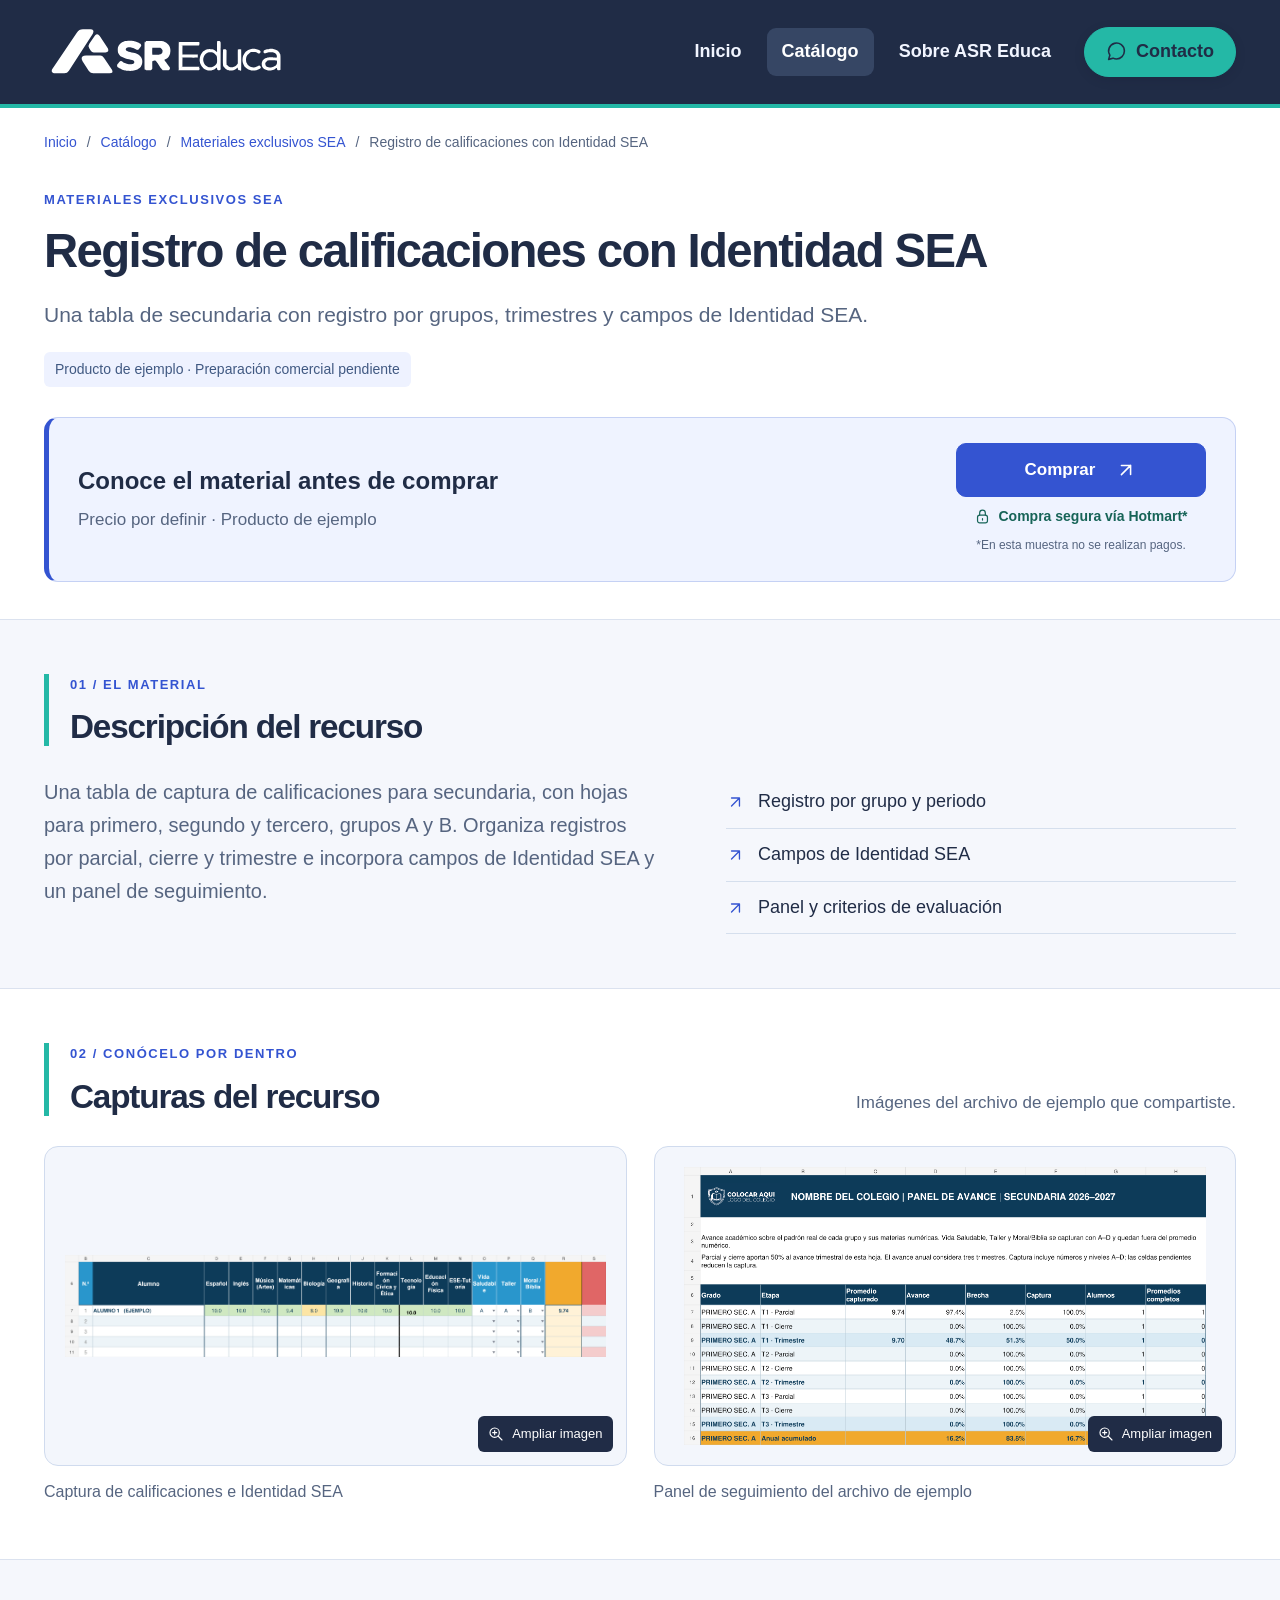
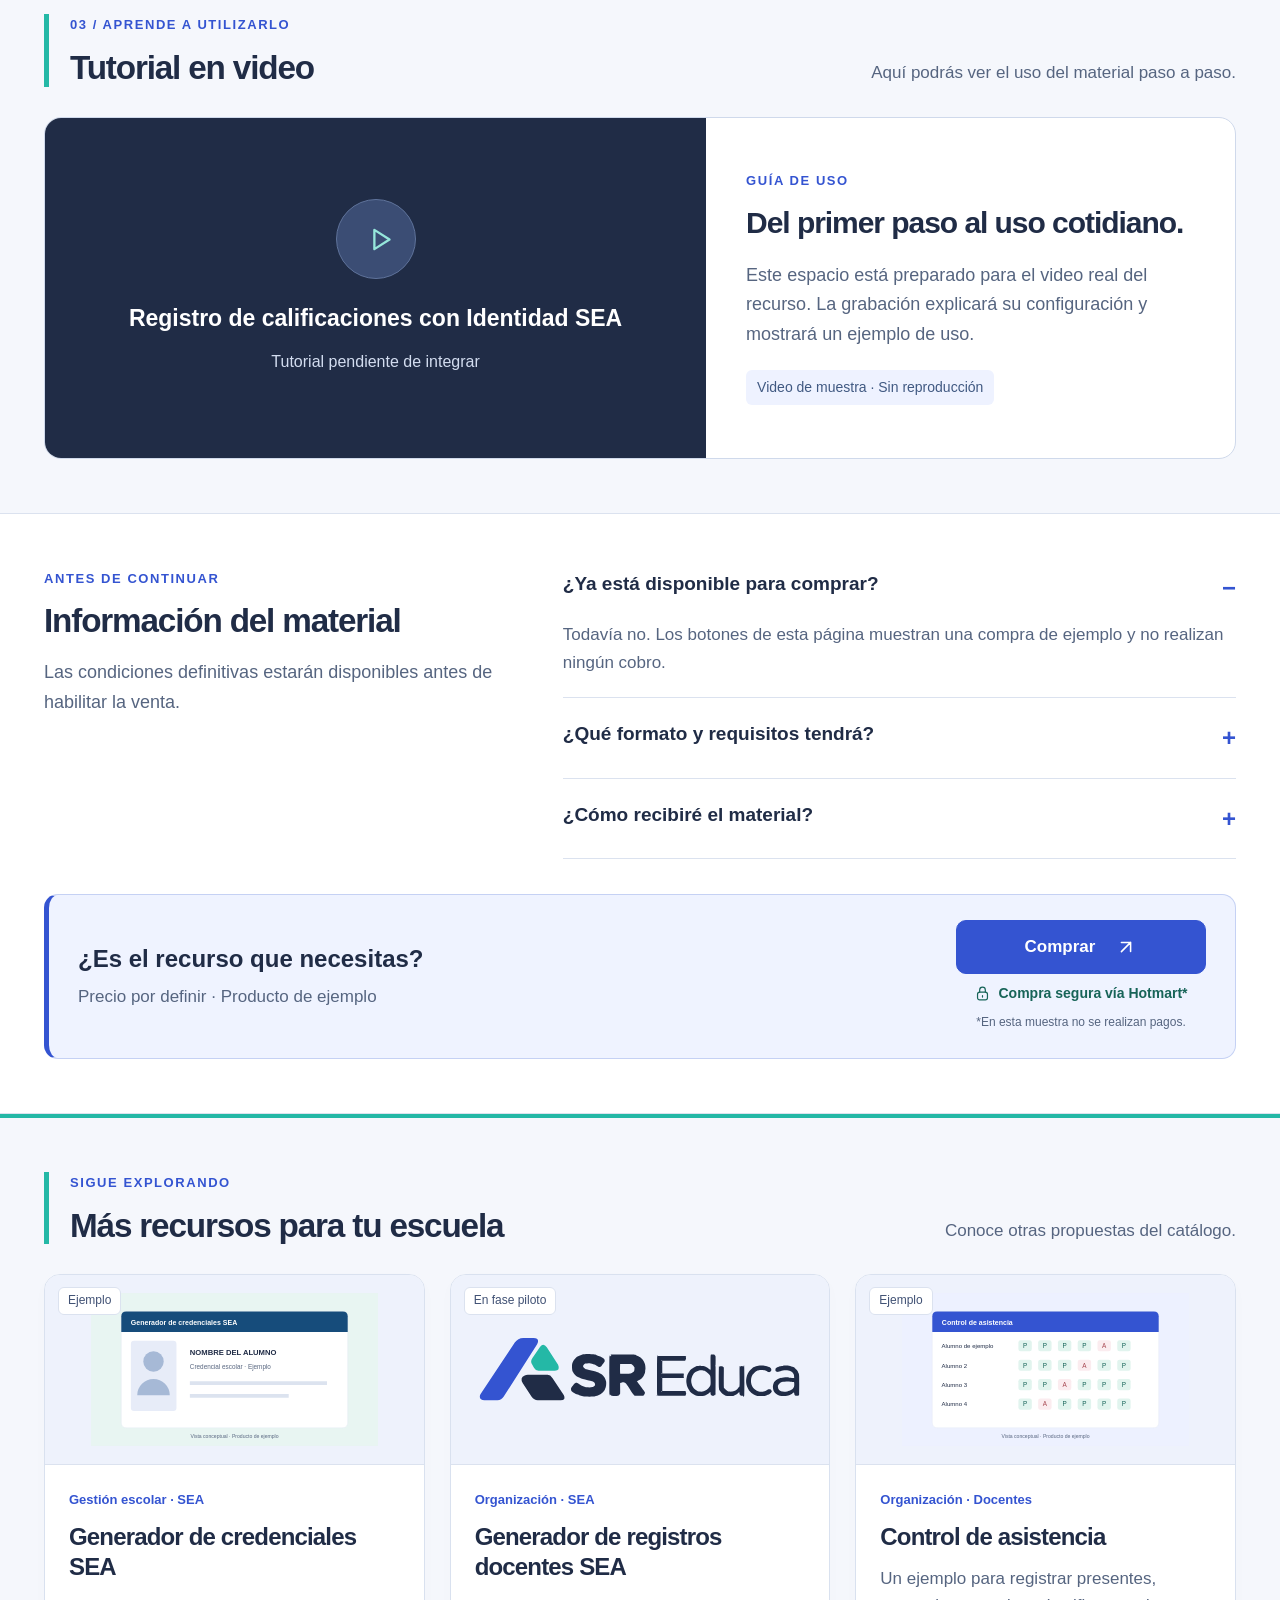
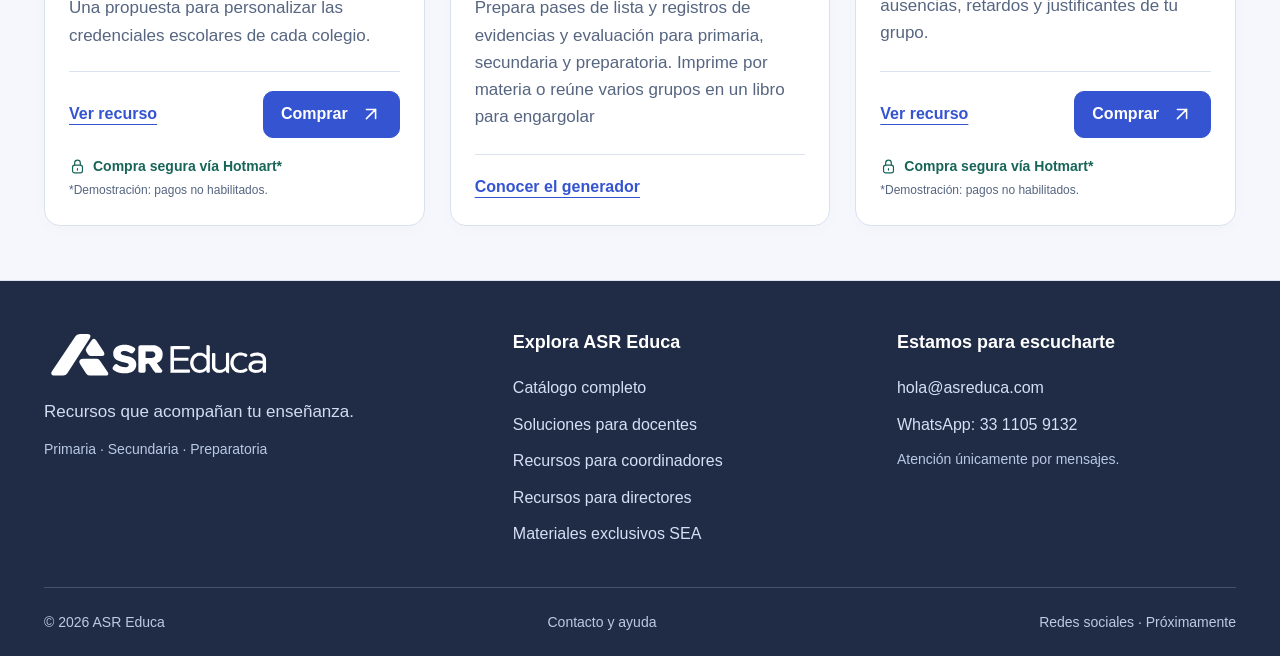
<file: calificaciones-sea.html>
<!DOCTYPE html>
<html lang="es"><head><meta charset="UTF-8"><meta name="viewport" content="width=device-width,initial-scale=1"><title>Registro de calificaciones con Identidad SEA | ASR Educa</title><meta name="description" content="Una tabla de secundaria con registro por grupos, trimestres y campos de Identidad SEA."><meta name="theme-color" content="#202C46"><meta property="og:title" content="Registro de calificaciones con Identidad SEA | ASR Educa"><meta property="og:description" content="Una tabla de secundaria con registro por grupos, trimestres y campos de Identidad SEA."><meta property="og:image" content="https://asreduca.com/assets/icon-512.png"><meta property="og:type" content="website"><link rel="canonical" href="https://asreduca.com/calificaciones-sea.html"><link rel="icon" href="assets/icon-32.png"><link rel="apple-touch-icon" href="assets/icon-192.png"><link rel="stylesheet" href="style.css"><script src="catalogo.js" defer></script><script src="script.js" defer></script></head><body><a class="skip" href="#contenido">Saltar al contenido</a><header class="site-header"><div class="wrap navigation"><a class="brand" href="index.html" aria-label="ASR Educa, inicio"><img src="assets/logo-blanco.svg" alt="ASR Educa" width="245" height="59"></a><button class="menu-toggle" type="button" aria-expanded="false" aria-controls="menu">Menú <span aria-hidden="true">☰</span></button><nav id="menu" class="menu" aria-label="Navegación principal"><a href="index.html">Inicio</a><a href="catalogo.html" class="section-active">Catálogo</a><a href="sobre-asr.html">Sobre ASR Educa</a><a class="nav-contact" href="contacto.html"><svg aria-hidden="true" viewBox="0 0 24 24" fill="none" stroke="currentColor" stroke-width="1.8" stroke-linecap="round" stroke-linejoin="round"><path d="M21 11.5a9 9 0 0 1-9 9 9.3 9.3 0 0 1-4-.9L3 21l1.4-4.8A9 9 0 1 1 21 11.5Z"/></svg><span>Contacto</span></a></nav></div></header><main id="contenido"><nav class="wrap breadcrumbs" aria-label="Ruta de navegación"><a href="index.html">Inicio</a><span aria-hidden="true">/</span><a href="catalogo.html">Catálogo</a><span aria-hidden="true">/</span><a href="recursos-sea.html">Materiales exclusivos SEA</a><span aria-hidden="true">/</span><span aria-current="page">Registro de calificaciones con Identidad SEA</span></nav><section class="product-lead wrap"><div class="product-heading"><span class="eyebrow">Materiales exclusivos SEA</span><h1>Registro de calificaciones con Identidad SEA</h1><p>Una tabla de secundaria con registro por grupos, trimestres y campos de Identidad SEA.</p><span class="example-tag">Producto de ejemplo · Preparación comercial pendiente</span></div><div class="purchase-bar"><div><strong>Conoce el material antes de comprar</strong><span>Precio por definir · Producto de ejemplo</span></div><div class="purchase-action"><button class="button buy-button " type="button" data-buy="calificaciones-sea">Comprar<svg aria-hidden="true" viewBox="0 0 24 24" fill="none" stroke="currentColor" stroke-width="1.7" stroke-linecap="round" stroke-linejoin="round"><path d="M7 17 17 7M7 7h10v10"/></svg></button><span class="safe"><svg aria-hidden="true" viewBox="0 0 24 24" fill="none" stroke="currentColor" stroke-width="1.7" stroke-linecap="round" stroke-linejoin="round"><rect x="5" y="10" width="14" height="11" rx="3"/><path d="M8 10V7a4 4 0 0 1 8 0v3m-4 5v2"/></svg>Compra segura vía Hotmart*</span><small>*En esta muestra no se realizan pagos.</small></div></div></section><section class="band description-band"><div class="wrap"><div class="section-heading"><div><span class="eyebrow">01 / El material</span><h2>Descripción del recurso</h2></div></div><div class="description-grid"><p class="description-text">Una tabla de captura de calificaciones para secundaria, con hojas para primero, segundo y tercero, grupos A y B. Organiza registros por parcial, cierre y trimestre e incorpora campos de Identidad SEA y un panel de seguimiento.</p><ul class="feature-list"><li><svg aria-hidden="true" viewBox="0 0 24 24" fill="none" stroke="currentColor" stroke-width="1.7" stroke-linecap="round" stroke-linejoin="round"><path d="M7 17 17 7M7 7h10v10"/></svg>Registro por grupo y periodo</li><li><svg aria-hidden="true" viewBox="0 0 24 24" fill="none" stroke="currentColor" stroke-width="1.7" stroke-linecap="round" stroke-linejoin="round"><path d="M7 17 17 7M7 7h10v10"/></svg>Campos de Identidad SEA</li><li><svg aria-hidden="true" viewBox="0 0 24 24" fill="none" stroke="currentColor" stroke-width="1.7" stroke-linecap="round" stroke-linejoin="round"><path d="M7 17 17 7M7 7h10v10"/></svg>Panel y criterios de evaluación</li></ul></div></div></section><section class="band screenshot-band"><div class="wrap"><div class="section-heading"><div><span class="eyebrow">02 / Conócelo por dentro</span><h2>Capturas del recurso</h2></div><p>Imágenes del archivo de ejemplo que compartiste.</p></div><div class="gallery "><figure><button class="gallery-button" type="button" data-image="assets/captura-calificaciones.png" data-title="Captura de calificaciones e Identidad SEA" aria-label="Ampliar: Captura de calificaciones e Identidad SEA"><img src="assets/captura-calificaciones.png" alt="Captura de calificaciones e Identidad SEA" loading="lazy" width="1000" height="550"><span><svg aria-hidden="true" viewBox="0 0 24 24" fill="none" stroke="currentColor" stroke-width="1.7" stroke-linecap="round" stroke-linejoin="round"><circle cx="10" cy="10" r="7"/><path d="m15 15 6 6M7 10h6m-3-3v6"/></svg> Ampliar imagen</span></button><figcaption>Captura de calificaciones e Identidad SEA</figcaption></figure><figure><button class="gallery-button" type="button" data-image="assets/captura-panel.png" data-title="Panel de seguimiento del archivo de ejemplo" aria-label="Ampliar: Panel de seguimiento del archivo de ejemplo"><img src="assets/captura-panel.png" alt="Panel de seguimiento del archivo de ejemplo" loading="lazy" width="1000" height="550"><span><svg aria-hidden="true" viewBox="0 0 24 24" fill="none" stroke="currentColor" stroke-width="1.7" stroke-linecap="round" stroke-linejoin="round"><circle cx="10" cy="10" r="7"/><path d="m15 15 6 6M7 10h6m-3-3v6"/></svg> Ampliar imagen</span></button><figcaption>Panel de seguimiento del archivo de ejemplo</figcaption></figure></div></div></section><section class="band video-band"><div class="wrap"><div class="section-heading"><div><span class="eyebrow">03 / Aprende a utilizarlo</span><h2>Tutorial en video</h2></div><p>Aquí podrás ver el uso del material paso a paso.</p></div><div class="tutorial"><div class="tutorial-screen"><div class="play-symbol"><svg aria-hidden="true" viewBox="0 0 24 24" fill="none" stroke="currentColor" stroke-width="1.7" stroke-linecap="round" stroke-linejoin="round"><path d="m9 5 11 7-11 7Z"/></svg></div><strong>Registro de calificaciones con Identidad SEA</strong><span>Tutorial pendiente de integrar</span></div><div class="tutorial-copy"><span class="eyebrow">Guía de uso</span><h3>Del primer paso al uso cotidiano.</h3><p>Este espacio está preparado para el video real del recurso. La grabación explicará su configuración y mostrará un ejemplo de uso.</p><span class="example-tag">Video de muestra · Sin reproducción</span></div></div></div></section><section class="band faq-band"><div class="wrap"><div class="faq-layout"><div><span class="eyebrow">Antes de continuar</span><h2>Información del material</h2><p>Las condiciones definitivas estarán disponibles antes de habilitar la venta.</p></div><div><details open><summary>¿Ya está disponible para comprar?</summary><p>Todavía no. Los botones de esta página muestran una compra de ejemplo y no realizan ningún cobro.</p></details><details><summary>¿Qué formato y requisitos tendrá?</summary><p>La muestra proviene de un archivo XLSX. Antes de ofrecerlo se comprobará su compatibilidad con Excel y Google Sheets.</p></details><details><summary>¿Cómo recibiré el material?</summary><p>Cuando se habilite la venta, esta ficha explicará la entrega y el acceso al recurso después del pago.</p></details></div></div><div class="purchase-bar"><div><strong>¿Es el recurso que necesitas?</strong><span>Precio por definir · Producto de ejemplo</span></div><div class="purchase-action"><button class="button buy-button " type="button" data-buy="calificaciones-sea">Comprar<svg aria-hidden="true" viewBox="0 0 24 24" fill="none" stroke="currentColor" stroke-width="1.7" stroke-linecap="round" stroke-linejoin="round"><path d="M7 17 17 7M7 7h10v10"/></svg></button><span class="safe"><svg aria-hidden="true" viewBox="0 0 24 24" fill="none" stroke="currentColor" stroke-width="1.7" stroke-linecap="round" stroke-linejoin="round"><rect x="5" y="10" width="14" height="11" rx="3"/><path d="M8 10V7a4 4 0 0 1 8 0v3m-4 5v2"/></svg>Compra segura vía Hotmart*</span><small>*En esta muestra no se realizan pagos.</small></div></div></div></section><section class="band more-band"><div class="wrap"><div class="section-heading"><div><span class="eyebrow">Sigue explorando</span><h2>Más recursos para tu escuela</h2></div><p>Conoce otras propuestas del catálogo.</p></div><div class="product-grid"><article class="product-card" data-card><a class="product-image" href="credenciales-sea.html" aria-label="Ver Generador de credenciales SEA"><img src="assets/vista-credenciales-sea.svg" alt="Vista de Generador de credenciales SEA" loading="lazy" width="900" height="480"><span class="image-badge">Ejemplo</span></a><div class="card-content"><span class="product-kind">Gestión escolar · SEA</span><h3><a href="credenciales-sea.html">Generador de credenciales SEA</a></h3><p>Una propuesta para personalizar las credenciales escolares de cada colegio.</p><div class="card-actions"><a class="details-link" href="credenciales-sea.html">Ver recurso</a><button class="button buy-button compact" type="button" data-buy="credenciales-sea">Comprar<svg aria-hidden="true" viewBox="0 0 24 24" fill="none" stroke="currentColor" stroke-width="1.7" stroke-linecap="round" stroke-linejoin="round"><path d="M7 17 17 7M7 7h10v10"/></svg></button></div><div class="card-safety"><span class="safe"><svg aria-hidden="true" viewBox="0 0 24 24" fill="none" stroke="currentColor" stroke-width="1.7" stroke-linecap="round" stroke-linejoin="round"><rect x="5" y="10" width="14" height="11" rx="3"/><path d="M8 10V7a4 4 0 0 1 8 0v3m-4 5v2"/></svg>Compra segura vía Hotmart*</span><small>*Demostración: pagos no habilitados.</small></div></div></article><article class="product-card" data-card><a class="product-image" href="agenda-sea.html" aria-label="Conocer el Generador de registros docentes SEA"><img src="assets/logo-principal.svg" alt="" loading="lazy" width="900" height="480"><span class="image-badge">En fase piloto</span></a><div class="card-content"><span class="product-kind">Organización · SEA</span><h3><a href="agenda-sea.html">Generador de registros docentes SEA</a></h3><p>Prepara pases de lista y registros de evidencias y evaluación para primaria, secundaria y preparatoria. Imprime por materia o reúne varios grupos en un libro para engargolar</p><div class="card-actions"><a class="details-link" href="agenda-sea.html">Conocer el generador</a></div></div></article><article class="product-card" data-card><a class="product-image" href="control-asistencia.html" aria-label="Ver Control de asistencia"><img src="assets/vista-control-asistencia.svg" alt="Vista de Control de asistencia" loading="lazy" width="900" height="480"><span class="image-badge">Ejemplo</span></a><div class="card-content"><span class="product-kind">Organización · Docentes</span><h3><a href="control-asistencia.html">Control de asistencia</a></h3><p>Un ejemplo para registrar presentes, ausencias, retardos y justificantes de tu grupo.</p><div class="card-actions"><a class="details-link" href="control-asistencia.html">Ver recurso</a><button class="button buy-button compact" type="button" data-buy="control-asistencia">Comprar<svg aria-hidden="true" viewBox="0 0 24 24" fill="none" stroke="currentColor" stroke-width="1.7" stroke-linecap="round" stroke-linejoin="round"><path d="M7 17 17 7M7 7h10v10"/></svg></button></div><div class="card-safety"><span class="safe"><svg aria-hidden="true" viewBox="0 0 24 24" fill="none" stroke="currentColor" stroke-width="1.7" stroke-linecap="round" stroke-linejoin="round"><rect x="5" y="10" width="14" height="11" rx="3"/><path d="M8 10V7a4 4 0 0 1 8 0v3m-4 5v2"/></svg>Compra segura vía Hotmart*</span><small>*Demostración: pagos no habilitados.</small></div></div></article></div></div></section></main><footer class="site-footer"><div class="wrap footer-grid"><div><img src="assets/logo-blanco.svg" alt="ASR Educa" width="230" height="55"><p>Recursos que acompañan tu enseñanza.</p><span class="footer-small">Primaria · Secundaria · Preparatoria</span></div><div><strong>Explora ASR Educa</strong><a href="catalogo.html">Catálogo completo</a><a href="soluciones-docentes.html">Soluciones para docentes</a><a href="recursos-coordinadores.html">Recursos para coordinadores</a><a href="recursos-directores.html">Recursos para directores</a><a href="recursos-sea.html">Materiales exclusivos SEA</a></div><div><strong>Estamos para escucharte</strong><a href="mailto:hola@asreduca.com">hola@asreduca.com</a><a href="https://wa.me/523311059132">WhatsApp: 33 1105 9132</a><span class="footer-small">Atención únicamente por mensajes.</span></div></div><div class="wrap footer-bottom"><span>© 2026 ASR Educa</span><a href="contacto.html">Contacto y ayuda</a><span>Redes sociales · Próximamente</span></div></footer><dialog id="purchase-dialog" class="modal"><div class="modal-content"><button type="button" class="close-modal" data-close aria-label="Cerrar">×</button><span class="eyebrow">Vista de ejemplo</span><h2 id="purchase-title">Próximamente en Hotmart</h2><p data-purchase-name></p><p>Este botón muestra dónde comenzará la compra. El producto todavía no está a la venta y no se realizará ningún cobro.</p><p>Cuando esté disponible, continuarás en la página de pago de Hotmart.</p><a class="button" href="contacto.html">Consultar el recurso</a></div></dialog><dialog id="image-dialog" class="image-modal"><div class="image-modal-top"><p id="image-title"></p><button class="close-modal" type="button" data-close aria-label="Cerrar imagen ampliada">×</button></div><img src="assets/logo-principal.svg" alt="" data-full-image></dialog></body></html>
</file>
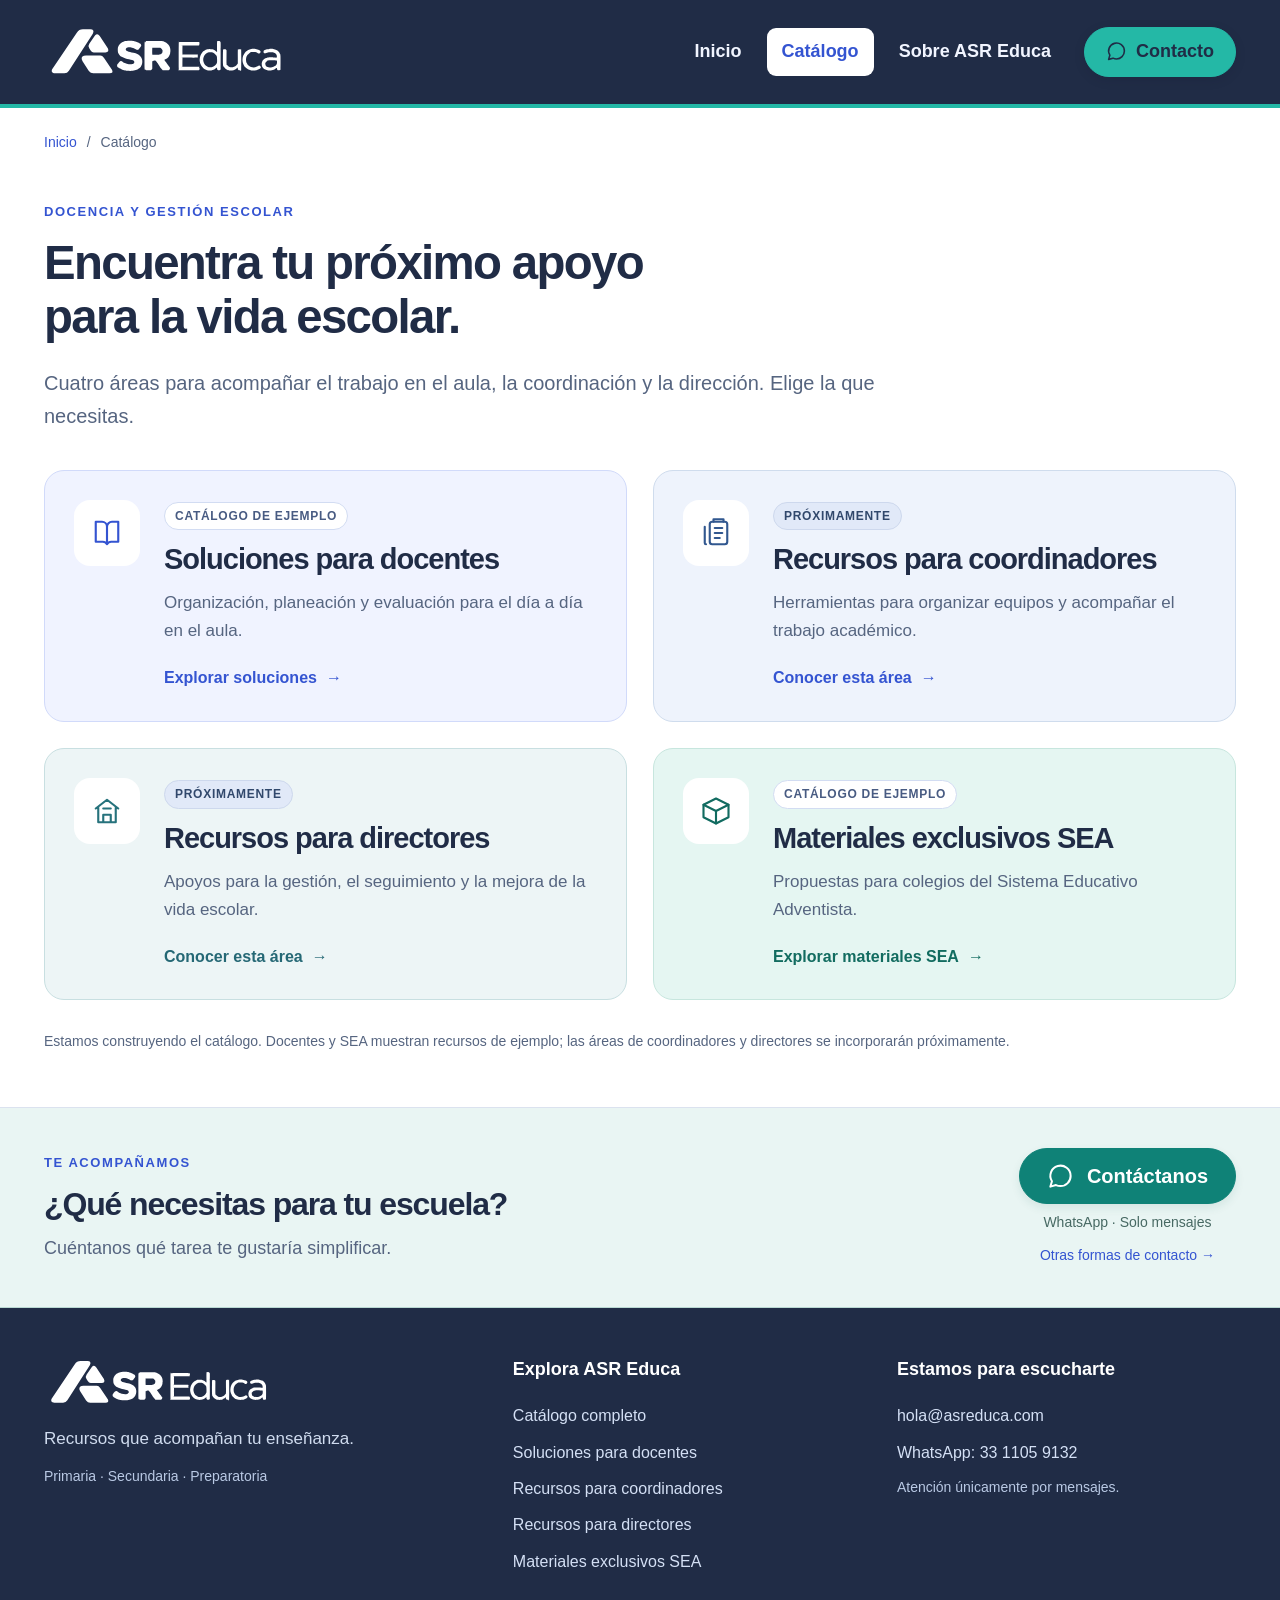
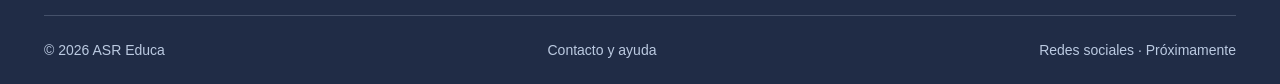
<file: catalogo.html>
<!DOCTYPE html>
<html lang="es"><head><meta charset="UTF-8"><meta name="viewport" content="width=device-width,initial-scale=1"><title>Catálogo de recursos educativos | ASR Educa</title><meta name="description" content="Explora soluciones para docentes, recursos para coordinadores y directores y materiales exclusivos SEA."><meta name="theme-color" content="#202C46"><meta property="og:title" content="Catálogo de recursos educativos | ASR Educa"><meta property="og:description" content="Explora soluciones para docentes, recursos para coordinadores y directores y materiales exclusivos SEA."><meta property="og:image" content="https://asreduca.com/assets/icon-512.png"><meta property="og:type" content="website"><link rel="canonical" href="https://asreduca.com/catalogo.html"><link rel="icon" href="assets/icon-32.png"><link rel="apple-touch-icon" href="assets/icon-192.png"><link rel="stylesheet" href="style.css"><script src="catalogo.js" defer></script><script src="script.js" defer></script></head><body><a class="skip" href="#contenido">Saltar al contenido</a><header class="site-header"><div class="wrap navigation"><a class="brand" href="index.html" aria-label="ASR Educa, inicio"><img src="assets/logo-blanco.svg" alt="ASR Educa" width="245" height="59"></a><button class="menu-toggle" type="button" aria-expanded="false" aria-controls="menu">Menú <span aria-hidden="true">☰</span></button><nav id="menu" class="menu" aria-label="Navegación principal"><a href="index.html">Inicio</a><a href="catalogo.html" aria-current="page">Catálogo</a><a href="sobre-asr.html">Sobre ASR Educa</a><a class="nav-contact" href="contacto.html"><svg aria-hidden="true" viewBox="0 0 24 24" fill="none" stroke="currentColor" stroke-width="1.8" stroke-linecap="round" stroke-linejoin="round"><path d="M21 11.5a9 9 0 0 1-9 9 9.3 9.3 0 0 1-4-.9L3 21l1.4-4.8A9 9 0 1 1 21 11.5Z"/></svg><span>Contacto</span></a></nav></div></header><main id="contenido"><nav class="wrap breadcrumbs" aria-label="Ruta de navegación"><a href="index.html">Inicio</a><span aria-hidden="true">/</span><span aria-current="page">Catálogo</span></nav><section class="band catalog-hub"><div class="wrap"><div class="hub-intro"><span class="eyebrow">Docencia y gestión escolar</span><h1>Encuentra tu próximo apoyo<br>para la vida escolar.</h1><p>Cuatro áreas para acompañar el trabajo en el aula, la coordinación y la dirección. Elige la que necesitas.</p></div><div class="category-grid"><a class="category " href="soluciones-docentes.html"><div class="category-symbol"><svg aria-hidden="true" viewBox="0 0 24 24" fill="none" stroke="currentColor" stroke-width="1.7" stroke-linecap="round" stroke-linejoin="round"><path d="M12 7v14M3 3h5a4 4 0 0 1 4 4 4 4 0 0 1 4-4h5v16h-5a4 4 0 0 0-4 2 4 4 0 0 0-4-2H3Z"/></svg></div><div class="category-copy"><span class="category-status category-status-example">Catálogo de ejemplo</span><h3>Soluciones para docentes</h3><p>Organización, planeación y evaluación para el día a día en el aula.</p><span class="category-link">Explorar soluciones <span aria-hidden="true">→</span></span></div></a><a class="category coordinator-category" href="recursos-coordinadores.html"><div class="category-symbol"><svg aria-hidden="true" viewBox="0 0 24 24" fill="none" stroke="currentColor" stroke-width="1.7" stroke-linecap="round" stroke-linejoin="round"><rect x="7" y="3" width="14" height="18" rx="2"/><path d="M10 3V1h8v2M11 8h6M11 12h6M11 16h4M3 7v13a1 1 0 0 0 1 1"/></svg></div><div class="category-copy"><span class="category-status">Próximamente</span><h3>Recursos para coordinadores</h3><p>Herramientas para organizar equipos y acompañar el trabajo académico.</p><span class="category-link">Conocer esta área <span aria-hidden="true">→</span></span></div></a><a class="category director-category" href="recursos-directores.html"><div class="category-symbol"><svg aria-hidden="true" viewBox="0 0 24 24" fill="none" stroke="currentColor" stroke-width="1.7" stroke-linecap="round" stroke-linejoin="round"><path d="m3 10 9-7 9 7M5 9v12h14V9M9 21v-6h6v6M9 10h6"/></svg></div><div class="category-copy"><span class="category-status">Próximamente</span><h3>Recursos para directores</h3><p>Apoyos para la gestión, el seguimiento y la mejora de la vida escolar.</p><span class="category-link">Conocer esta área <span aria-hidden="true">→</span></span></div></a><a class="category sea-category" href="recursos-sea.html"><div class="category-symbol"><svg aria-hidden="true" viewBox="0 0 24 24" fill="none" stroke="currentColor" stroke-width="1.7" stroke-linecap="round" stroke-linejoin="round"><path d="m12 2 10 5v10l-10 5L2 17V7Z"/><path d="m2 7 10 5 10-5m-10 5v10"/></svg></div><div class="category-copy"><span class="category-status category-status-example">Catálogo de ejemplo</span><h3>Materiales exclusivos SEA</h3><p>Propuestas para colegios del Sistema Educativo Adventista.</p><span class="category-link">Explorar materiales SEA <span aria-hidden="true">→</span></span></div></a></div><p class="catalog-disclaimer">Estamos construyendo el catálogo. Docentes y SEA muestran recursos de ejemplo; las áreas de coordinadores y directores se incorporarán próximamente.</p></div></section><section class="contact-band"><div class="wrap contact-inner"><div><span class="eyebrow">Te acompañamos</span><h2>¿Qué necesitas para tu escuela?</h2><p>Cuéntanos qué tarea te gustaría simplificar.</p></div><div class="contact-options"><a class="contact-pill" href="https://wa.me/523311059132" aria-label="Contáctanos por WhatsApp"><svg aria-hidden="true" viewBox="0 0 24 24" fill="none" stroke="currentColor" stroke-width="1.8" stroke-linecap="round" stroke-linejoin="round"><path d="M21 11.5a9 9 0 0 1-9 9 9.3 9.3 0 0 1-4-.9L3 21l1.4-4.8A9 9 0 1 1 21 11.5Z"/></svg><span>Contáctanos</span></a><small>WhatsApp · Solo mensajes</small><a class="other-contact" href="contacto.html">Otras formas de contacto →</a></div></div></section></main><footer class="site-footer"><div class="wrap footer-grid"><div><img src="assets/logo-blanco.svg" alt="ASR Educa" width="230" height="55"><p>Recursos que acompañan tu enseñanza.</p><span class="footer-small">Primaria · Secundaria · Preparatoria</span></div><div><strong>Explora ASR Educa</strong><a href="catalogo.html">Catálogo completo</a><a href="soluciones-docentes.html">Soluciones para docentes</a><a href="recursos-coordinadores.html">Recursos para coordinadores</a><a href="recursos-directores.html">Recursos para directores</a><a href="recursos-sea.html">Materiales exclusivos SEA</a></div><div><strong>Estamos para escucharte</strong><a href="mailto:hola@asreduca.com">hola@asreduca.com</a><a href="https://wa.me/523311059132">WhatsApp: 33 1105 9132</a><span class="footer-small">Atención únicamente por mensajes.</span></div></div><div class="wrap footer-bottom"><span>© 2026 ASR Educa</span><a href="contacto.html">Contacto y ayuda</a><span>Redes sociales · Próximamente</span></div></footer><dialog id="purchase-dialog" class="modal"><div class="modal-content"><button type="button" class="close-modal" data-close aria-label="Cerrar">×</button><span class="eyebrow">Vista de ejemplo</span><h2 id="purchase-title">Próximamente en Hotmart</h2><p data-purchase-name></p><p>Este botón muestra dónde comenzará la compra. El producto todavía no está a la venta y no se realizará ningún cobro.</p><p>Cuando esté disponible, continuarás en la página de pago de Hotmart.</p><a class="button" href="contacto.html">Consultar el recurso</a></div></dialog><dialog id="image-dialog" class="image-modal"><div class="image-modal-top"><p id="image-title"></p><button class="close-modal" type="button" data-close aria-label="Cerrar imagen ampliada">×</button></div><img src="assets/logo-principal.svg" alt="" data-full-image></dialog></body></html>
</file>
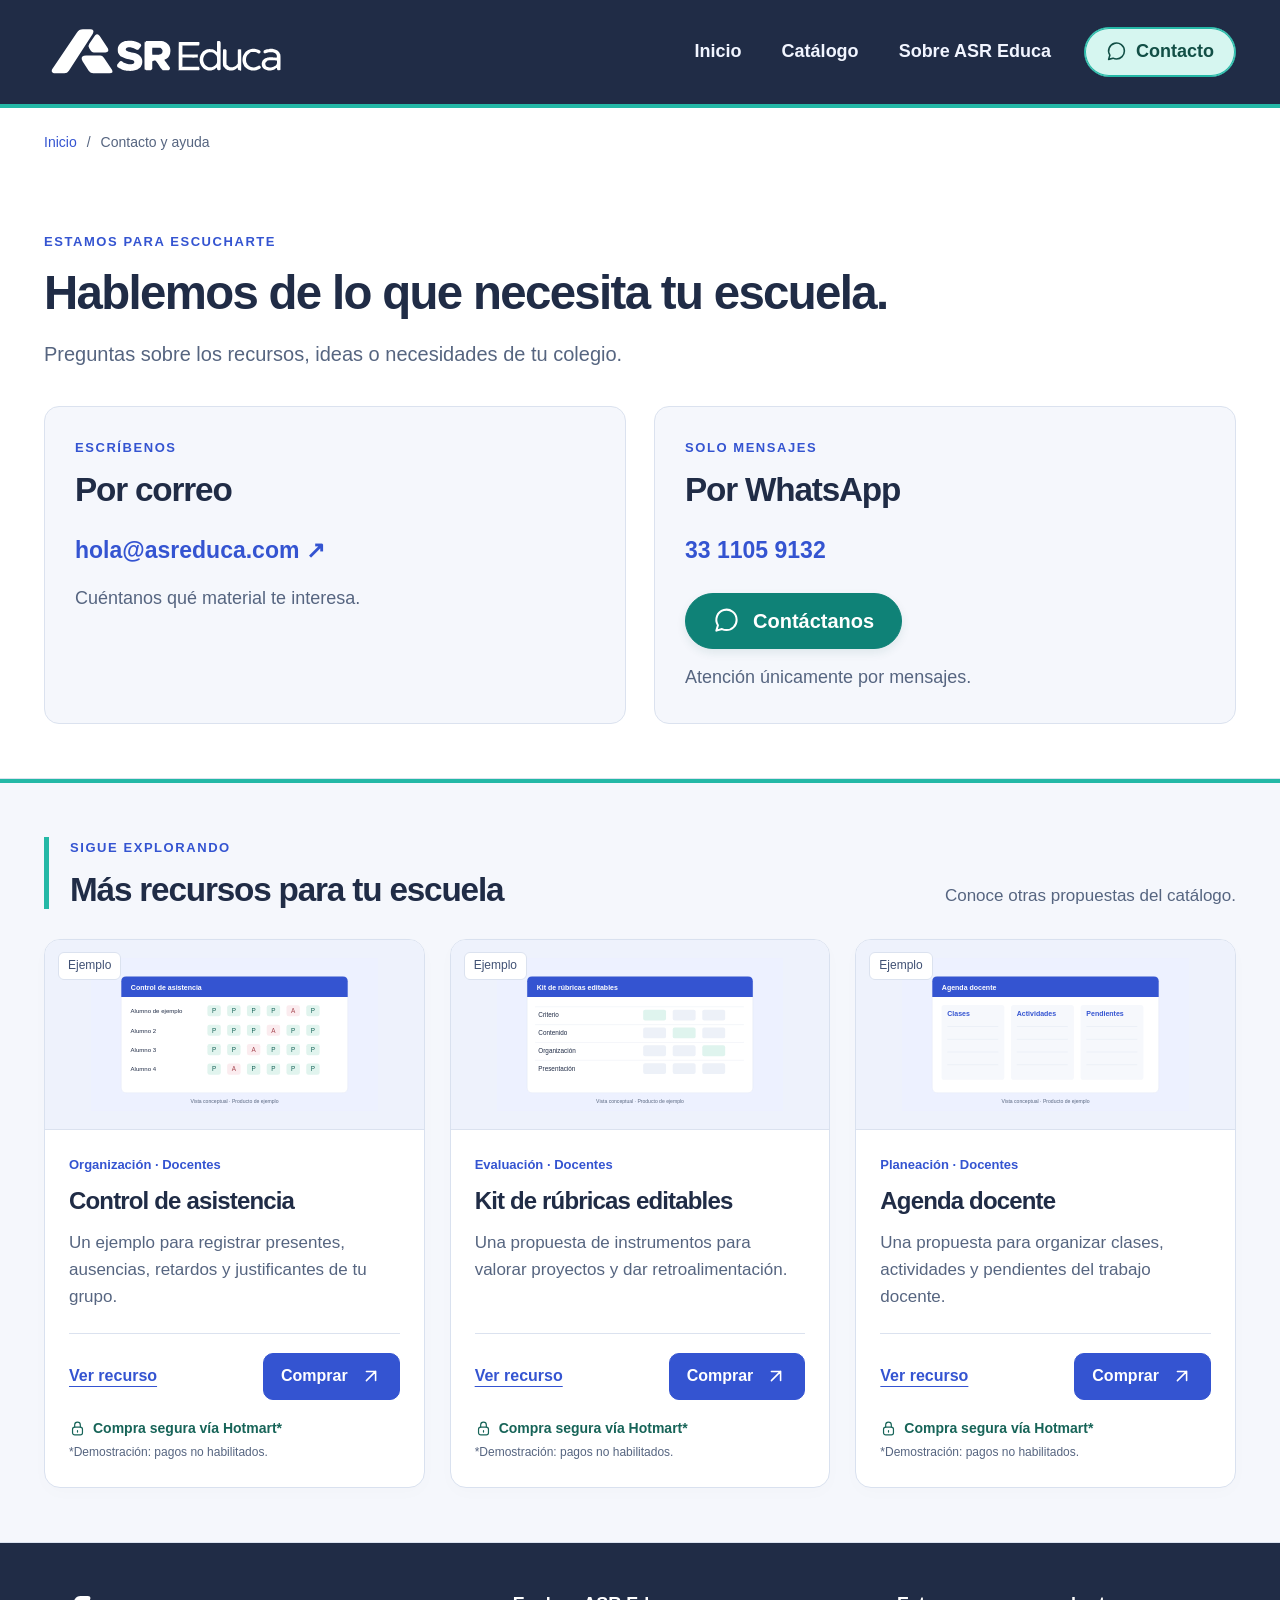
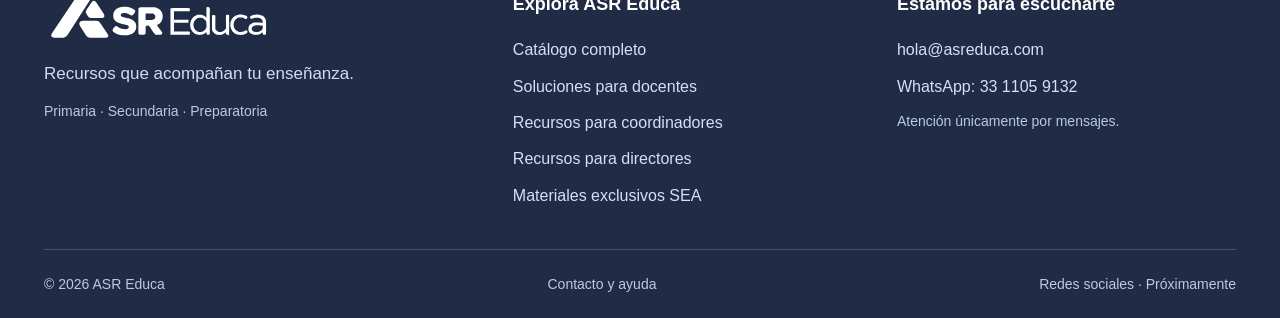
<file: contacto.html>
<!DOCTYPE html>
<html lang="es"><head><meta charset="UTF-8"><meta name="viewport" content="width=device-width,initial-scale=1"><title>Contacto y ayuda | ASR Educa</title><meta name="description" content="Contacta a ASR Educa por correo o WhatsApp."><meta name="theme-color" content="#202C46"><meta property="og:title" content="Contacto y ayuda | ASR Educa"><meta property="og:description" content="Contacta a ASR Educa por correo o WhatsApp."><meta property="og:image" content="https://asreduca.com/assets/icon-512.png"><meta property="og:type" content="website"><link rel="canonical" href="https://asreduca.com/contacto.html"><link rel="icon" href="assets/icon-32.png"><link rel="apple-touch-icon" href="assets/icon-192.png"><link rel="stylesheet" href="style.css"><script src="catalogo.js" defer></script><script src="script.js" defer></script></head><body><a class="skip" href="#contenido">Saltar al contenido</a><header class="site-header"><div class="wrap navigation"><a class="brand" href="index.html" aria-label="ASR Educa, inicio"><img src="assets/logo-blanco.svg" alt="ASR Educa" width="245" height="59"></a><button class="menu-toggle" type="button" aria-expanded="false" aria-controls="menu">Menú <span aria-hidden="true">☰</span></button><nav id="menu" class="menu" aria-label="Navegación principal"><a href="index.html">Inicio</a><a href="catalogo.html">Catálogo</a><a href="sobre-asr.html">Sobre ASR Educa</a><a class="nav-contact" href="contacto.html" aria-current="page"><svg aria-hidden="true" viewBox="0 0 24 24" fill="none" stroke="currentColor" stroke-width="1.8" stroke-linecap="round" stroke-linejoin="round"><path d="M21 11.5a9 9 0 0 1-9 9 9.3 9.3 0 0 1-4-.9L3 21l1.4-4.8A9 9 0 1 1 21 11.5Z"/></svg><span>Contacto</span></a></nav></div></header><main id="contenido"><nav class="wrap breadcrumbs" aria-label="Ruta de navegación"><a href="index.html">Inicio</a><span aria-hidden="true">/</span><span aria-current="page">Contacto y ayuda</span></nav><section class="band contact-page"><div class="wrap"><span class="eyebrow">Estamos para escucharte</span><h1>Hablemos de lo que necesita tu escuela.</h1><p>Preguntas sobre los recursos, ideas o necesidades de tu colegio.</p><div class="contact-grid"><article><span class="eyebrow">Escríbenos</span><h2>Por correo</h2><a href="mailto:hola@asreduca.com">hola@asreduca.com ↗</a><p>Cuéntanos qué material te interesa.</p></article><article><span class="eyebrow">Solo mensajes</span><h2>Por WhatsApp</h2><a class="contact-number" href="https://wa.me/523311059132">33 1105 9132</a><a class="contact-pill" href="https://wa.me/523311059132" aria-label="Contáctanos por WhatsApp"><svg aria-hidden="true" viewBox="0 0 24 24" fill="none" stroke="currentColor" stroke-width="1.8" stroke-linecap="round" stroke-linejoin="round"><path d="M21 11.5a9 9 0 0 1-9 9 9.3 9.3 0 0 1-4-.9L3 21l1.4-4.8A9 9 0 1 1 21 11.5Z"/></svg><span>Contáctanos</span></a><p>Atención únicamente por mensajes.</p></article></div></div></section><section class="band more-band"><div class="wrap"><div class="section-heading"><div><span class="eyebrow">Sigue explorando</span><h2>Más recursos para tu escuela</h2></div><p>Conoce otras propuestas del catálogo.</p></div><div class="product-grid"><article class="product-card" data-card><a class="product-image" href="control-asistencia.html" aria-label="Ver Control de asistencia"><img src="assets/vista-control-asistencia.svg" alt="Vista de Control de asistencia" loading="lazy" width="900" height="480"><span class="image-badge">Ejemplo</span></a><div class="card-content"><span class="product-kind">Organización · Docentes</span><h3><a href="control-asistencia.html">Control de asistencia</a></h3><p>Un ejemplo para registrar presentes, ausencias, retardos y justificantes de tu grupo.</p><div class="card-actions"><a class="details-link" href="control-asistencia.html">Ver recurso</a><button class="button buy-button compact" type="button" data-buy="control-asistencia">Comprar<svg aria-hidden="true" viewBox="0 0 24 24" fill="none" stroke="currentColor" stroke-width="1.7" stroke-linecap="round" stroke-linejoin="round"><path d="M7 17 17 7M7 7h10v10"/></svg></button></div><div class="card-safety"><span class="safe"><svg aria-hidden="true" viewBox="0 0 24 24" fill="none" stroke="currentColor" stroke-width="1.7" stroke-linecap="round" stroke-linejoin="round"><rect x="5" y="10" width="14" height="11" rx="3"/><path d="M8 10V7a4 4 0 0 1 8 0v3m-4 5v2"/></svg>Compra segura vía Hotmart*</span><small>*Demostración: pagos no habilitados.</small></div></div></article><article class="product-card" data-card><a class="product-image" href="rubricas.html" aria-label="Ver Kit de rúbricas editables"><img src="assets/vista-rubricas.svg" alt="Vista de Kit de rúbricas editables" loading="lazy" width="900" height="480"><span class="image-badge">Ejemplo</span></a><div class="card-content"><span class="product-kind">Evaluación · Docentes</span><h3><a href="rubricas.html">Kit de rúbricas editables</a></h3><p>Una propuesta de instrumentos para valorar proyectos y dar retroalimentación.</p><div class="card-actions"><a class="details-link" href="rubricas.html">Ver recurso</a><button class="button buy-button compact" type="button" data-buy="rubricas">Comprar<svg aria-hidden="true" viewBox="0 0 24 24" fill="none" stroke="currentColor" stroke-width="1.7" stroke-linecap="round" stroke-linejoin="round"><path d="M7 17 17 7M7 7h10v10"/></svg></button></div><div class="card-safety"><span class="safe"><svg aria-hidden="true" viewBox="0 0 24 24" fill="none" stroke="currentColor" stroke-width="1.7" stroke-linecap="round" stroke-linejoin="round"><rect x="5" y="10" width="14" height="11" rx="3"/><path d="M8 10V7a4 4 0 0 1 8 0v3m-4 5v2"/></svg>Compra segura vía Hotmart*</span><small>*Demostración: pagos no habilitados.</small></div></div></article><article class="product-card" data-card><a class="product-image" href="agenda-docente.html" aria-label="Ver Agenda docente"><img src="assets/vista-agenda-docente.svg" alt="Vista de Agenda docente" loading="lazy" width="900" height="480"><span class="image-badge">Ejemplo</span></a><div class="card-content"><span class="product-kind">Planeación · Docentes</span><h3><a href="agenda-docente.html">Agenda docente</a></h3><p>Una propuesta para organizar clases, actividades y pendientes del trabajo docente.</p><div class="card-actions"><a class="details-link" href="agenda-docente.html">Ver recurso</a><button class="button buy-button compact" type="button" data-buy="agenda-docente">Comprar<svg aria-hidden="true" viewBox="0 0 24 24" fill="none" stroke="currentColor" stroke-width="1.7" stroke-linecap="round" stroke-linejoin="round"><path d="M7 17 17 7M7 7h10v10"/></svg></button></div><div class="card-safety"><span class="safe"><svg aria-hidden="true" viewBox="0 0 24 24" fill="none" stroke="currentColor" stroke-width="1.7" stroke-linecap="round" stroke-linejoin="round"><rect x="5" y="10" width="14" height="11" rx="3"/><path d="M8 10V7a4 4 0 0 1 8 0v3m-4 5v2"/></svg>Compra segura vía Hotmart*</span><small>*Demostración: pagos no habilitados.</small></div></div></article></div></div></section></main><footer class="site-footer"><div class="wrap footer-grid"><div><img src="assets/logo-blanco.svg" alt="ASR Educa" width="230" height="55"><p>Recursos que acompañan tu enseñanza.</p><span class="footer-small">Primaria · Secundaria · Preparatoria</span></div><div><strong>Explora ASR Educa</strong><a href="catalogo.html">Catálogo completo</a><a href="soluciones-docentes.html">Soluciones para docentes</a><a href="recursos-coordinadores.html">Recursos para coordinadores</a><a href="recursos-directores.html">Recursos para directores</a><a href="recursos-sea.html">Materiales exclusivos SEA</a></div><div><strong>Estamos para escucharte</strong><a href="mailto:hola@asreduca.com">hola@asreduca.com</a><a href="https://wa.me/523311059132">WhatsApp: 33 1105 9132</a><span class="footer-small">Atención únicamente por mensajes.</span></div></div><div class="wrap footer-bottom"><span>© 2026 ASR Educa</span><a href="contacto.html">Contacto y ayuda</a><span>Redes sociales · Próximamente</span></div></footer><dialog id="purchase-dialog" class="modal"><div class="modal-content"><button type="button" class="close-modal" data-close aria-label="Cerrar">×</button><span class="eyebrow">Vista de ejemplo</span><h2 id="purchase-title">Próximamente en Hotmart</h2><p data-purchase-name></p><p>Este botón muestra dónde comenzará la compra. El producto todavía no está a la venta y no se realizará ningún cobro.</p><p>Cuando esté disponible, continuarás en la página de pago de Hotmart.</p><a class="button" href="contacto.html">Consultar el recurso</a></div></dialog><dialog id="image-dialog" class="image-modal"><div class="image-modal-top"><p id="image-title"></p><button class="close-modal" type="button" data-close aria-label="Cerrar imagen ampliada">×</button></div><img src="assets/logo-principal.svg" alt="" data-full-image></dialog></body></html>
</file>
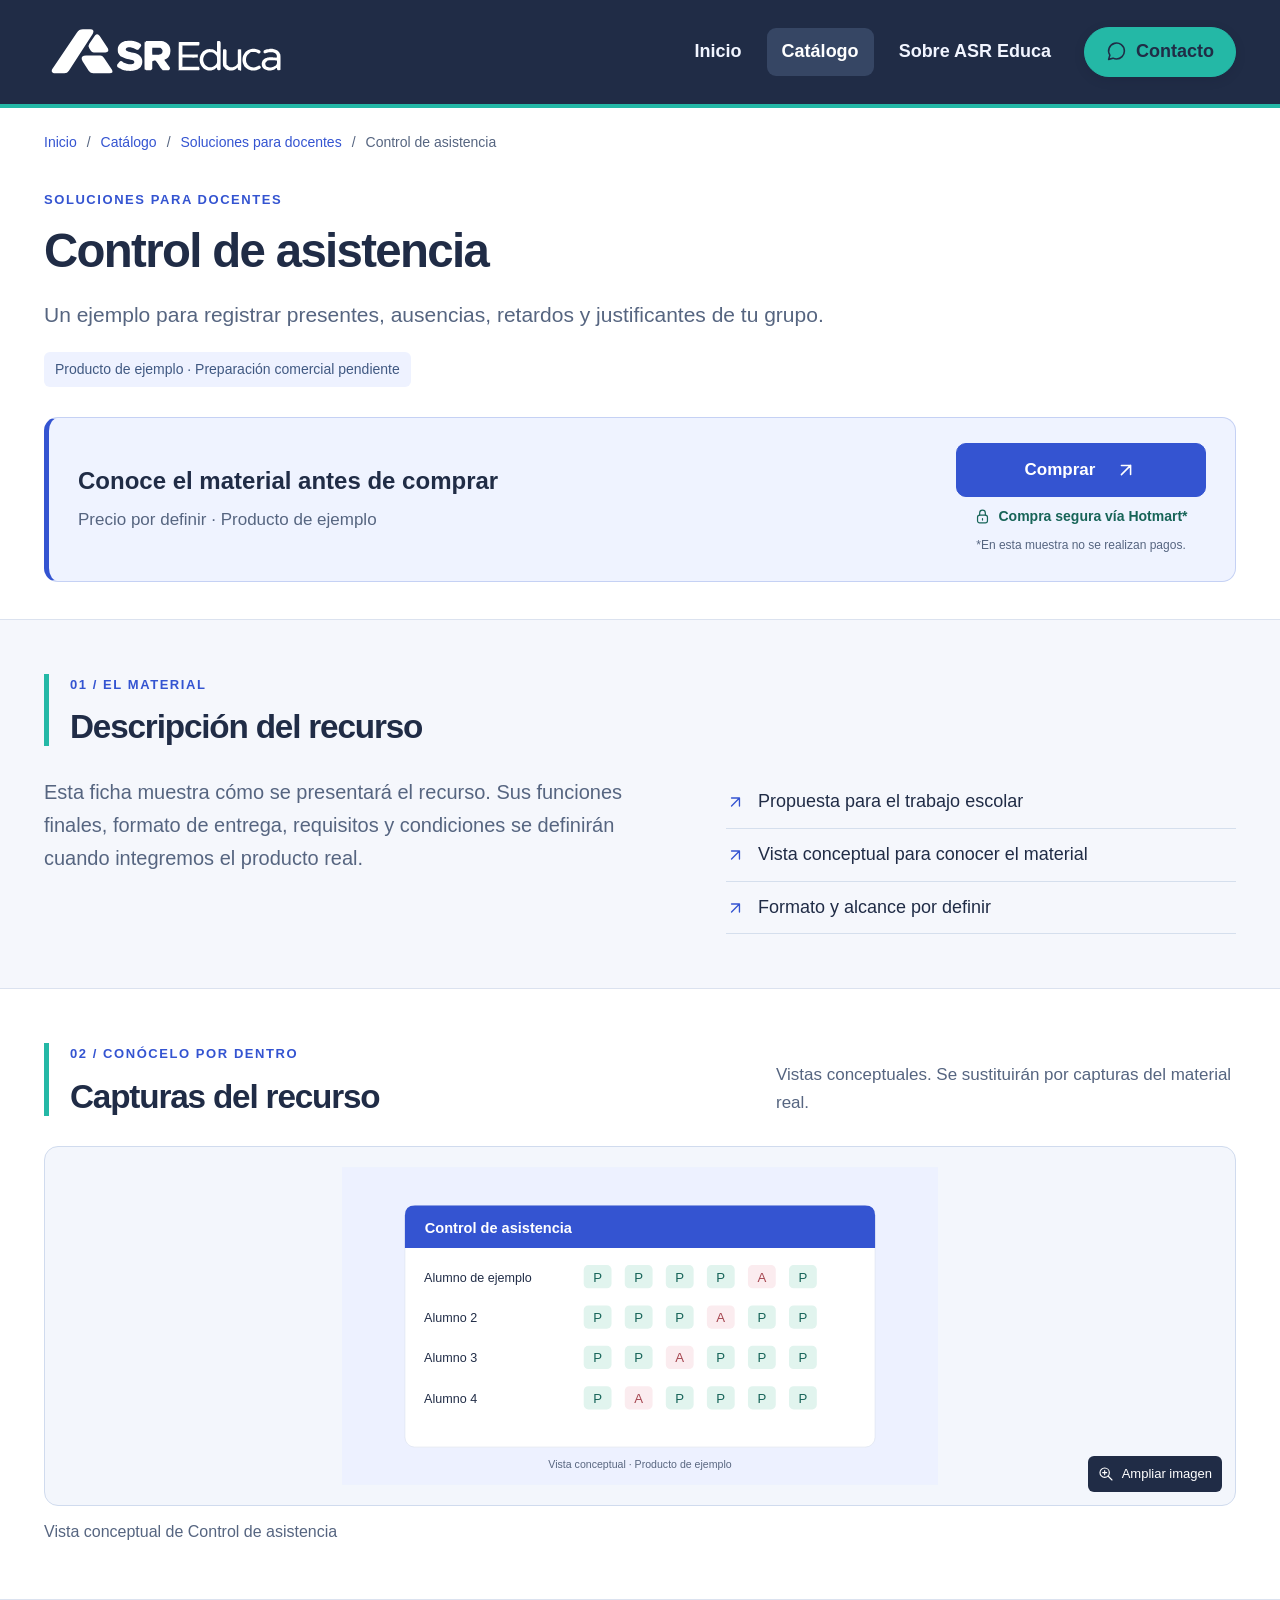
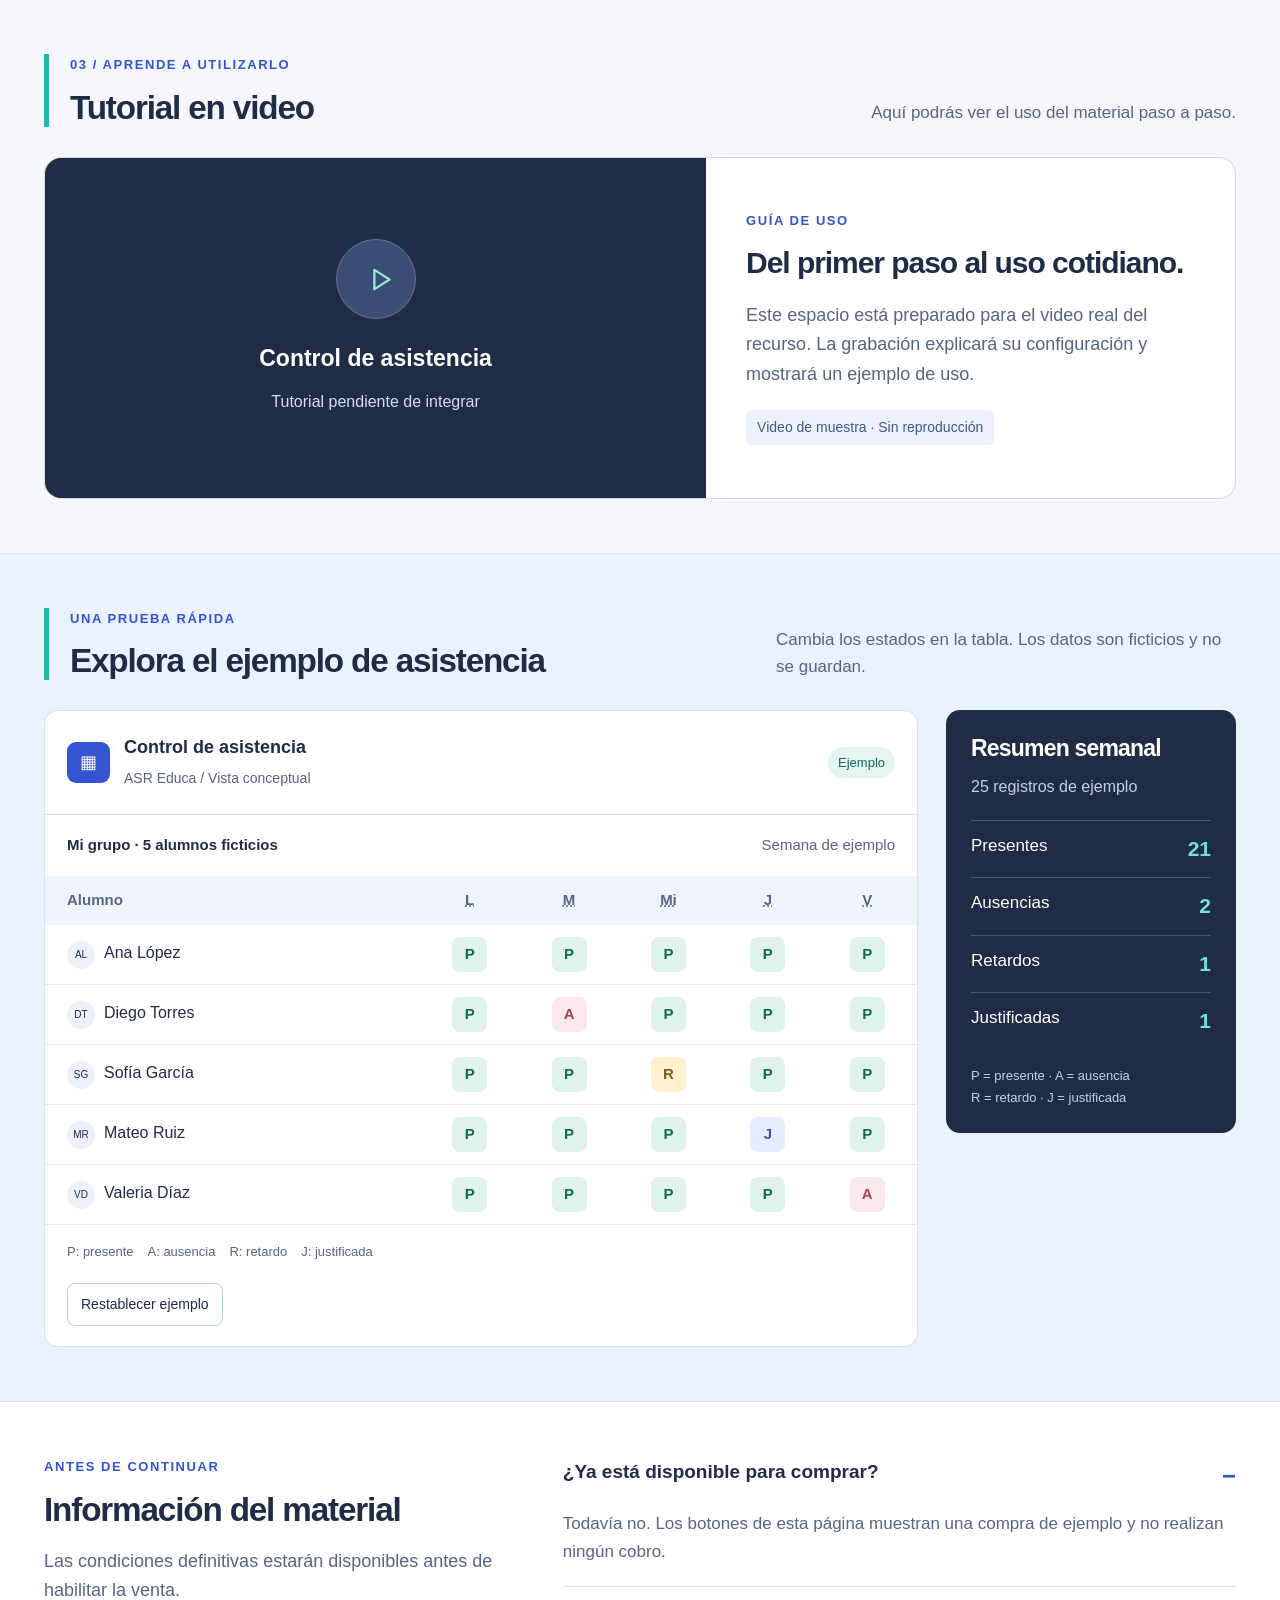
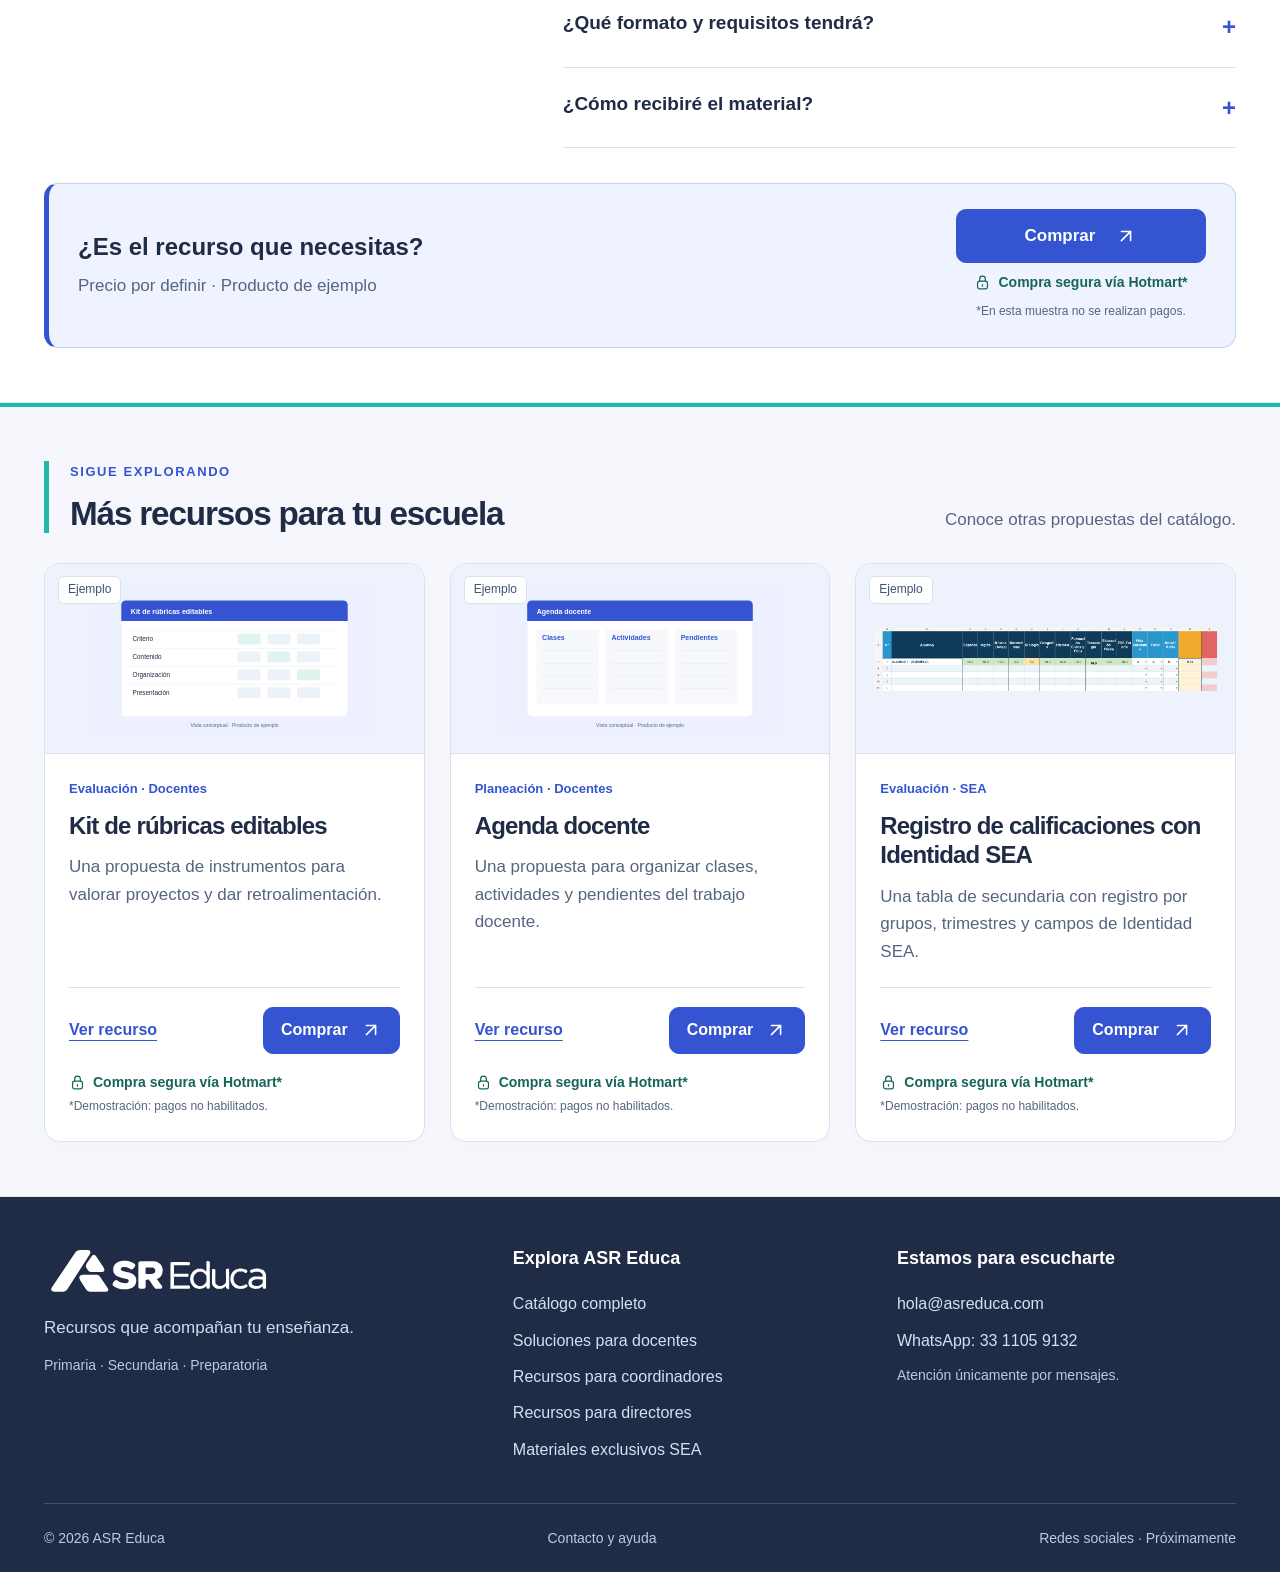
<file: control-asistencia.html>
<!DOCTYPE html>
<html lang="es"><head><meta charset="UTF-8"><meta name="viewport" content="width=device-width,initial-scale=1"><title>Control de asistencia | ASR Educa</title><meta name="description" content="Un ejemplo para registrar presentes, ausencias, retardos y justificantes de tu grupo."><meta name="theme-color" content="#202C46"><meta property="og:title" content="Control de asistencia | ASR Educa"><meta property="og:description" content="Un ejemplo para registrar presentes, ausencias, retardos y justificantes de tu grupo."><meta property="og:image" content="https://asreduca.com/assets/icon-512.png"><meta property="og:type" content="website"><link rel="canonical" href="https://asreduca.com/control-asistencia.html"><link rel="icon" href="assets/icon-32.png"><link rel="apple-touch-icon" href="assets/icon-192.png"><link rel="stylesheet" href="style.css"><script src="catalogo.js" defer></script><script src="script.js" defer></script></head><body><a class="skip" href="#contenido">Saltar al contenido</a><header class="site-header"><div class="wrap navigation"><a class="brand" href="index.html" aria-label="ASR Educa, inicio"><img src="assets/logo-blanco.svg" alt="ASR Educa" width="245" height="59"></a><button class="menu-toggle" type="button" aria-expanded="false" aria-controls="menu">Menú <span aria-hidden="true">☰</span></button><nav id="menu" class="menu" aria-label="Navegación principal"><a href="index.html">Inicio</a><a href="catalogo.html" class="section-active">Catálogo</a><a href="sobre-asr.html">Sobre ASR Educa</a><a class="nav-contact" href="contacto.html"><svg aria-hidden="true" viewBox="0 0 24 24" fill="none" stroke="currentColor" stroke-width="1.8" stroke-linecap="round" stroke-linejoin="round"><path d="M21 11.5a9 9 0 0 1-9 9 9.3 9.3 0 0 1-4-.9L3 21l1.4-4.8A9 9 0 1 1 21 11.5Z"/></svg><span>Contacto</span></a></nav></div></header><main id="contenido"><nav class="wrap breadcrumbs" aria-label="Ruta de navegación"><a href="index.html">Inicio</a><span aria-hidden="true">/</span><a href="catalogo.html">Catálogo</a><span aria-hidden="true">/</span><a href="soluciones-docentes.html">Soluciones para docentes</a><span aria-hidden="true">/</span><span aria-current="page">Control de asistencia</span></nav><section class="product-lead wrap"><div class="product-heading"><span class="eyebrow">Soluciones para docentes</span><h1>Control de asistencia</h1><p>Un ejemplo para registrar presentes, ausencias, retardos y justificantes de tu grupo.</p><span class="example-tag">Producto de ejemplo · Preparación comercial pendiente</span></div><div class="purchase-bar"><div><strong>Conoce el material antes de comprar</strong><span>Precio por definir · Producto de ejemplo</span></div><div class="purchase-action"><button class="button buy-button " type="button" data-buy="control-asistencia">Comprar<svg aria-hidden="true" viewBox="0 0 24 24" fill="none" stroke="currentColor" stroke-width="1.7" stroke-linecap="round" stroke-linejoin="round"><path d="M7 17 17 7M7 7h10v10"/></svg></button><span class="safe"><svg aria-hidden="true" viewBox="0 0 24 24" fill="none" stroke="currentColor" stroke-width="1.7" stroke-linecap="round" stroke-linejoin="round"><rect x="5" y="10" width="14" height="11" rx="3"/><path d="M8 10V7a4 4 0 0 1 8 0v3m-4 5v2"/></svg>Compra segura vía Hotmart*</span><small>*En esta muestra no se realizan pagos.</small></div></div></section><section class="band description-band"><div class="wrap"><div class="section-heading"><div><span class="eyebrow">01 / El material</span><h2>Descripción del recurso</h2></div></div><div class="description-grid"><p class="description-text">Esta ficha muestra cómo se presentará el recurso. Sus funciones finales, formato de entrega, requisitos y condiciones se definirán cuando integremos el producto real.</p><ul class="feature-list"><li><svg aria-hidden="true" viewBox="0 0 24 24" fill="none" stroke="currentColor" stroke-width="1.7" stroke-linecap="round" stroke-linejoin="round"><path d="M7 17 17 7M7 7h10v10"/></svg>Propuesta para el trabajo escolar</li><li><svg aria-hidden="true" viewBox="0 0 24 24" fill="none" stroke="currentColor" stroke-width="1.7" stroke-linecap="round" stroke-linejoin="round"><path d="M7 17 17 7M7 7h10v10"/></svg>Vista conceptual para conocer el material</li><li><svg aria-hidden="true" viewBox="0 0 24 24" fill="none" stroke="currentColor" stroke-width="1.7" stroke-linecap="round" stroke-linejoin="round"><path d="M7 17 17 7M7 7h10v10"/></svg>Formato y alcance por definir</li></ul></div></div></section><section class="band screenshot-band"><div class="wrap"><div class="section-heading"><div><span class="eyebrow">02 / Conócelo por dentro</span><h2>Capturas del recurso</h2></div><p>Vistas conceptuales. Se sustituirán por capturas del material real.</p></div><div class="gallery single"><figure><button class="gallery-button" type="button" data-image="assets/vista-control-asistencia.svg" data-title="Vista conceptual de Control de asistencia" aria-label="Ampliar: Vista conceptual de Control de asistencia"><img src="assets/vista-control-asistencia.svg" alt="Vista conceptual de Control de asistencia" loading="lazy" width="1000" height="550"><span><svg aria-hidden="true" viewBox="0 0 24 24" fill="none" stroke="currentColor" stroke-width="1.7" stroke-linecap="round" stroke-linejoin="round"><circle cx="10" cy="10" r="7"/><path d="m15 15 6 6M7 10h6m-3-3v6"/></svg> Ampliar imagen</span></button><figcaption>Vista conceptual de Control de asistencia</figcaption></figure></div></div></section><section class="band video-band"><div class="wrap"><div class="section-heading"><div><span class="eyebrow">03 / Aprende a utilizarlo</span><h2>Tutorial en video</h2></div><p>Aquí podrás ver el uso del material paso a paso.</p></div><div class="tutorial"><div class="tutorial-screen"><div class="play-symbol"><svg aria-hidden="true" viewBox="0 0 24 24" fill="none" stroke="currentColor" stroke-width="1.7" stroke-linecap="round" stroke-linejoin="round"><path d="m9 5 11 7-11 7Z"/></svg></div><strong>Control de asistencia</strong><span>Tutorial pendiente de integrar</span></div><div class="tutorial-copy"><span class="eyebrow">Guía de uso</span><h3>Del primer paso al uso cotidiano.</h3><p>Este espacio está preparado para el video real del recurso. La grabación explicará su configuración y mostrará un ejemplo de uso.</p><span class="example-tag">Video de muestra · Sin reproducción</span></div></div></div></section><section class="band demo-band"><div class="wrap"><div class="section-heading"><div><span class="eyebrow">Una prueba rápida</span><h2>Explora el ejemplo de asistencia</h2></div><p>Cambia los estados en la tabla. Los datos son ficticios y no se guardan.</p></div><div class="demo-layout"><div><div class="sheet demo-sheet" data-demo><div class="sheet-top"><div class="sheet-mark"><span aria-hidden="true">▦</span><div><strong>Control de asistencia</strong><small>ASR Educa / Vista conceptual</small></div></div><span class="pill">Ejemplo</span></div><div class="sheet-context"><strong>Mi grupo · 5 alumnos ficticios</strong><span>Semana de ejemplo</span></div><table class="attendance"><caption class="sr-only">Asistencia semanal ficticia. P: presente; A: ausencia; R: retardo; J: justificada.</caption><thead><tr><th scope="col">Alumno</th><th scope="col"><abbr title="Lunes">L</abbr></th><th scope="col"><abbr title="Martes">M</abbr></th><th scope="col"><abbr title="Miércoles">Mi</abbr></th><th scope="col"><abbr title="Jueves">J</abbr></th><th scope="col"><abbr title="Viernes">V</abbr></th></tr></thead><tbody><tr><td><span class="initial" aria-hidden="true">AL</span>Ana López</td><td><button type="button" class="state p" data-state="p" data-person="Ana López" data-day="Lunes">P</button></td><td><button type="button" class="state p" data-state="p" data-person="Ana López" data-day="Martes">P</button></td><td><button type="button" class="state p" data-state="p" data-person="Ana López" data-day="Miércoles">P</button></td><td><button type="button" class="state p" data-state="p" data-person="Ana López" data-day="Jueves">P</button></td><td><button type="button" class="state p" data-state="p" data-person="Ana López" data-day="Viernes">P</button></td></tr><tr><td><span class="initial" aria-hidden="true">DT</span>Diego Torres</td><td><button type="button" class="state p" data-state="p" data-person="Diego Torres" data-day="Lunes">P</button></td><td><button type="button" class="state a" data-state="a" data-person="Diego Torres" data-day="Martes">A</button></td><td><button type="button" class="state p" data-state="p" data-person="Diego Torres" data-day="Miércoles">P</button></td><td><button type="button" class="state p" data-state="p" data-person="Diego Torres" data-day="Jueves">P</button></td><td><button type="button" class="state p" data-state="p" data-person="Diego Torres" data-day="Viernes">P</button></td></tr><tr><td><span class="initial" aria-hidden="true">SG</span>Sofía García</td><td><button type="button" class="state p" data-state="p" data-person="Sofía García" data-day="Lunes">P</button></td><td><button type="button" class="state p" data-state="p" data-person="Sofía García" data-day="Martes">P</button></td><td><button type="button" class="state r" data-state="r" data-person="Sofía García" data-day="Miércoles">R</button></td><td><button type="button" class="state p" data-state="p" data-person="Sofía García" data-day="Jueves">P</button></td><td><button type="button" class="state p" data-state="p" data-person="Sofía García" data-day="Viernes">P</button></td></tr><tr><td><span class="initial" aria-hidden="true">MR</span>Mateo Ruiz</td><td><button type="button" class="state p" data-state="p" data-person="Mateo Ruiz" data-day="Lunes">P</button></td><td><button type="button" class="state p" data-state="p" data-person="Mateo Ruiz" data-day="Martes">P</button></td><td><button type="button" class="state p" data-state="p" data-person="Mateo Ruiz" data-day="Miércoles">P</button></td><td><button type="button" class="state j" data-state="j" data-person="Mateo Ruiz" data-day="Jueves">J</button></td><td><button type="button" class="state p" data-state="p" data-person="Mateo Ruiz" data-day="Viernes">P</button></td></tr><tr><td><span class="initial" aria-hidden="true">VD</span>Valeria Díaz</td><td><button type="button" class="state p" data-state="p" data-person="Valeria Díaz" data-day="Lunes">P</button></td><td><button type="button" class="state p" data-state="p" data-person="Valeria Díaz" data-day="Martes">P</button></td><td><button type="button" class="state p" data-state="p" data-person="Valeria Díaz" data-day="Miércoles">P</button></td><td><button type="button" class="state p" data-state="p" data-person="Valeria Díaz" data-day="Jueves">P</button></td><td><button type="button" class="state a" data-state="a" data-person="Valeria Díaz" data-day="Viernes">A</button></td></tr></tbody></table><div class="sheet-bottom"><div class="legend"><span>P: presente</span><span>A: ausencia</span><span>R: retardo</span><span>J: justificada</span></div></div><div class="demo-controls"><button type="button" class="mini-button" data-reset>Restablecer ejemplo</button><span id="demo-message" class="sr-only" role="status" data-demo-message></span></div></div><noscript><p class="noscript-note">Para cambiar los estados del ejemplo, activa JavaScript. El resto de la página funciona sin él.</p></noscript></div><aside class="demo-summary" aria-label="Resumen del ejemplo"><h3>Resumen semanal</h3><p>25 registros de ejemplo</p><div role="status" aria-live="polite" aria-atomic="true"><div class="stat"><span>Presentes</span><b data-count="p">21</b></div><div class="stat"><span>Ausencias</span><b data-count="a">2</b></div><div class="stat"><span>Retardos</span><b data-count="r">1</b></div><div class="stat"><span>Justificadas</span><b data-count="j">1</b></div></div><small>P = presente · A = ausencia<br>R = retardo · J = justificada</small></aside></div></div></section><section class="band faq-band"><div class="wrap"><div class="faq-layout"><div><span class="eyebrow">Antes de continuar</span><h2>Información del material</h2><p>Las condiciones definitivas estarán disponibles antes de habilitar la venta.</p></div><div><details open><summary>¿Ya está disponible para comprar?</summary><p>Todavía no. Los botones de esta página muestran una compra de ejemplo y no realizan ningún cobro.</p></details><details><summary>¿Qué formato y requisitos tendrá?</summary><p>Confirmaremos el formato, los requisitos y el alcance del soporte al integrar el producto real.</p></details><details><summary>¿Cómo recibiré el material?</summary><p>Cuando se habilite la venta, esta ficha explicará la entrega y el acceso al recurso después del pago.</p></details></div></div><div class="purchase-bar"><div><strong>¿Es el recurso que necesitas?</strong><span>Precio por definir · Producto de ejemplo</span></div><div class="purchase-action"><button class="button buy-button " type="button" data-buy="control-asistencia">Comprar<svg aria-hidden="true" viewBox="0 0 24 24" fill="none" stroke="currentColor" stroke-width="1.7" stroke-linecap="round" stroke-linejoin="round"><path d="M7 17 17 7M7 7h10v10"/></svg></button><span class="safe"><svg aria-hidden="true" viewBox="0 0 24 24" fill="none" stroke="currentColor" stroke-width="1.7" stroke-linecap="round" stroke-linejoin="round"><rect x="5" y="10" width="14" height="11" rx="3"/><path d="M8 10V7a4 4 0 0 1 8 0v3m-4 5v2"/></svg>Compra segura vía Hotmart*</span><small>*En esta muestra no se realizan pagos.</small></div></div></div></section><section class="band more-band"><div class="wrap"><div class="section-heading"><div><span class="eyebrow">Sigue explorando</span><h2>Más recursos para tu escuela</h2></div><p>Conoce otras propuestas del catálogo.</p></div><div class="product-grid"><article class="product-card" data-card><a class="product-image" href="rubricas.html" aria-label="Ver Kit de rúbricas editables"><img src="assets/vista-rubricas.svg" alt="Vista de Kit de rúbricas editables" loading="lazy" width="900" height="480"><span class="image-badge">Ejemplo</span></a><div class="card-content"><span class="product-kind">Evaluación · Docentes</span><h3><a href="rubricas.html">Kit de rúbricas editables</a></h3><p>Una propuesta de instrumentos para valorar proyectos y dar retroalimentación.</p><div class="card-actions"><a class="details-link" href="rubricas.html">Ver recurso</a><button class="button buy-button compact" type="button" data-buy="rubricas">Comprar<svg aria-hidden="true" viewBox="0 0 24 24" fill="none" stroke="currentColor" stroke-width="1.7" stroke-linecap="round" stroke-linejoin="round"><path d="M7 17 17 7M7 7h10v10"/></svg></button></div><div class="card-safety"><span class="safe"><svg aria-hidden="true" viewBox="0 0 24 24" fill="none" stroke="currentColor" stroke-width="1.7" stroke-linecap="round" stroke-linejoin="round"><rect x="5" y="10" width="14" height="11" rx="3"/><path d="M8 10V7a4 4 0 0 1 8 0v3m-4 5v2"/></svg>Compra segura vía Hotmart*</span><small>*Demostración: pagos no habilitados.</small></div></div></article><article class="product-card" data-card><a class="product-image" href="agenda-docente.html" aria-label="Ver Agenda docente"><img src="assets/vista-agenda-docente.svg" alt="Vista de Agenda docente" loading="lazy" width="900" height="480"><span class="image-badge">Ejemplo</span></a><div class="card-content"><span class="product-kind">Planeación · Docentes</span><h3><a href="agenda-docente.html">Agenda docente</a></h3><p>Una propuesta para organizar clases, actividades y pendientes del trabajo docente.</p><div class="card-actions"><a class="details-link" href="agenda-docente.html">Ver recurso</a><button class="button buy-button compact" type="button" data-buy="agenda-docente">Comprar<svg aria-hidden="true" viewBox="0 0 24 24" fill="none" stroke="currentColor" stroke-width="1.7" stroke-linecap="round" stroke-linejoin="round"><path d="M7 17 17 7M7 7h10v10"/></svg></button></div><div class="card-safety"><span class="safe"><svg aria-hidden="true" viewBox="0 0 24 24" fill="none" stroke="currentColor" stroke-width="1.7" stroke-linecap="round" stroke-linejoin="round"><rect x="5" y="10" width="14" height="11" rx="3"/><path d="M8 10V7a4 4 0 0 1 8 0v3m-4 5v2"/></svg>Compra segura vía Hotmart*</span><small>*Demostración: pagos no habilitados.</small></div></div></article><article class="product-card" data-card><a class="product-image" href="calificaciones-sea.html" aria-label="Ver Registro de calificaciones con Identidad SEA"><img src="assets/captura-calificaciones.png" alt="Vista de Registro de calificaciones con Identidad SEA" loading="lazy" width="900" height="480"><span class="image-badge">Ejemplo</span></a><div class="card-content"><span class="product-kind">Evaluación · SEA</span><h3><a href="calificaciones-sea.html">Registro de calificaciones con Identidad SEA</a></h3><p>Una tabla de secundaria con registro por grupos, trimestres y campos de Identidad SEA.</p><div class="card-actions"><a class="details-link" href="calificaciones-sea.html">Ver recurso</a><button class="button buy-button compact" type="button" data-buy="calificaciones-sea">Comprar<svg aria-hidden="true" viewBox="0 0 24 24" fill="none" stroke="currentColor" stroke-width="1.7" stroke-linecap="round" stroke-linejoin="round"><path d="M7 17 17 7M7 7h10v10"/></svg></button></div><div class="card-safety"><span class="safe"><svg aria-hidden="true" viewBox="0 0 24 24" fill="none" stroke="currentColor" stroke-width="1.7" stroke-linecap="round" stroke-linejoin="round"><rect x="5" y="10" width="14" height="11" rx="3"/><path d="M8 10V7a4 4 0 0 1 8 0v3m-4 5v2"/></svg>Compra segura vía Hotmart*</span><small>*Demostración: pagos no habilitados.</small></div></div></article></div></div></section></main><footer class="site-footer"><div class="wrap footer-grid"><div><img src="assets/logo-blanco.svg" alt="ASR Educa" width="230" height="55"><p>Recursos que acompañan tu enseñanza.</p><span class="footer-small">Primaria · Secundaria · Preparatoria</span></div><div><strong>Explora ASR Educa</strong><a href="catalogo.html">Catálogo completo</a><a href="soluciones-docentes.html">Soluciones para docentes</a><a href="recursos-coordinadores.html">Recursos para coordinadores</a><a href="recursos-directores.html">Recursos para directores</a><a href="recursos-sea.html">Materiales exclusivos SEA</a></div><div><strong>Estamos para escucharte</strong><a href="mailto:hola@asreduca.com">hola@asreduca.com</a><a href="https://wa.me/523311059132">WhatsApp: 33 1105 9132</a><span class="footer-small">Atención únicamente por mensajes.</span></div></div><div class="wrap footer-bottom"><span>© 2026 ASR Educa</span><a href="contacto.html">Contacto y ayuda</a><span>Redes sociales · Próximamente</span></div></footer><dialog id="purchase-dialog" class="modal"><div class="modal-content"><button type="button" class="close-modal" data-close aria-label="Cerrar">×</button><span class="eyebrow">Vista de ejemplo</span><h2 id="purchase-title">Próximamente en Hotmart</h2><p data-purchase-name></p><p>Este botón muestra dónde comenzará la compra. El producto todavía no está a la venta y no se realizará ningún cobro.</p><p>Cuando esté disponible, continuarás en la página de pago de Hotmart.</p><a class="button" href="contacto.html">Consultar el recurso</a></div></dialog><dialog id="image-dialog" class="image-modal"><div class="image-modal-top"><p id="image-title"></p><button class="close-modal" type="button" data-close aria-label="Cerrar imagen ampliada">×</button></div><img src="assets/logo-principal.svg" alt="" data-full-image></dialog></body></html>
</file>
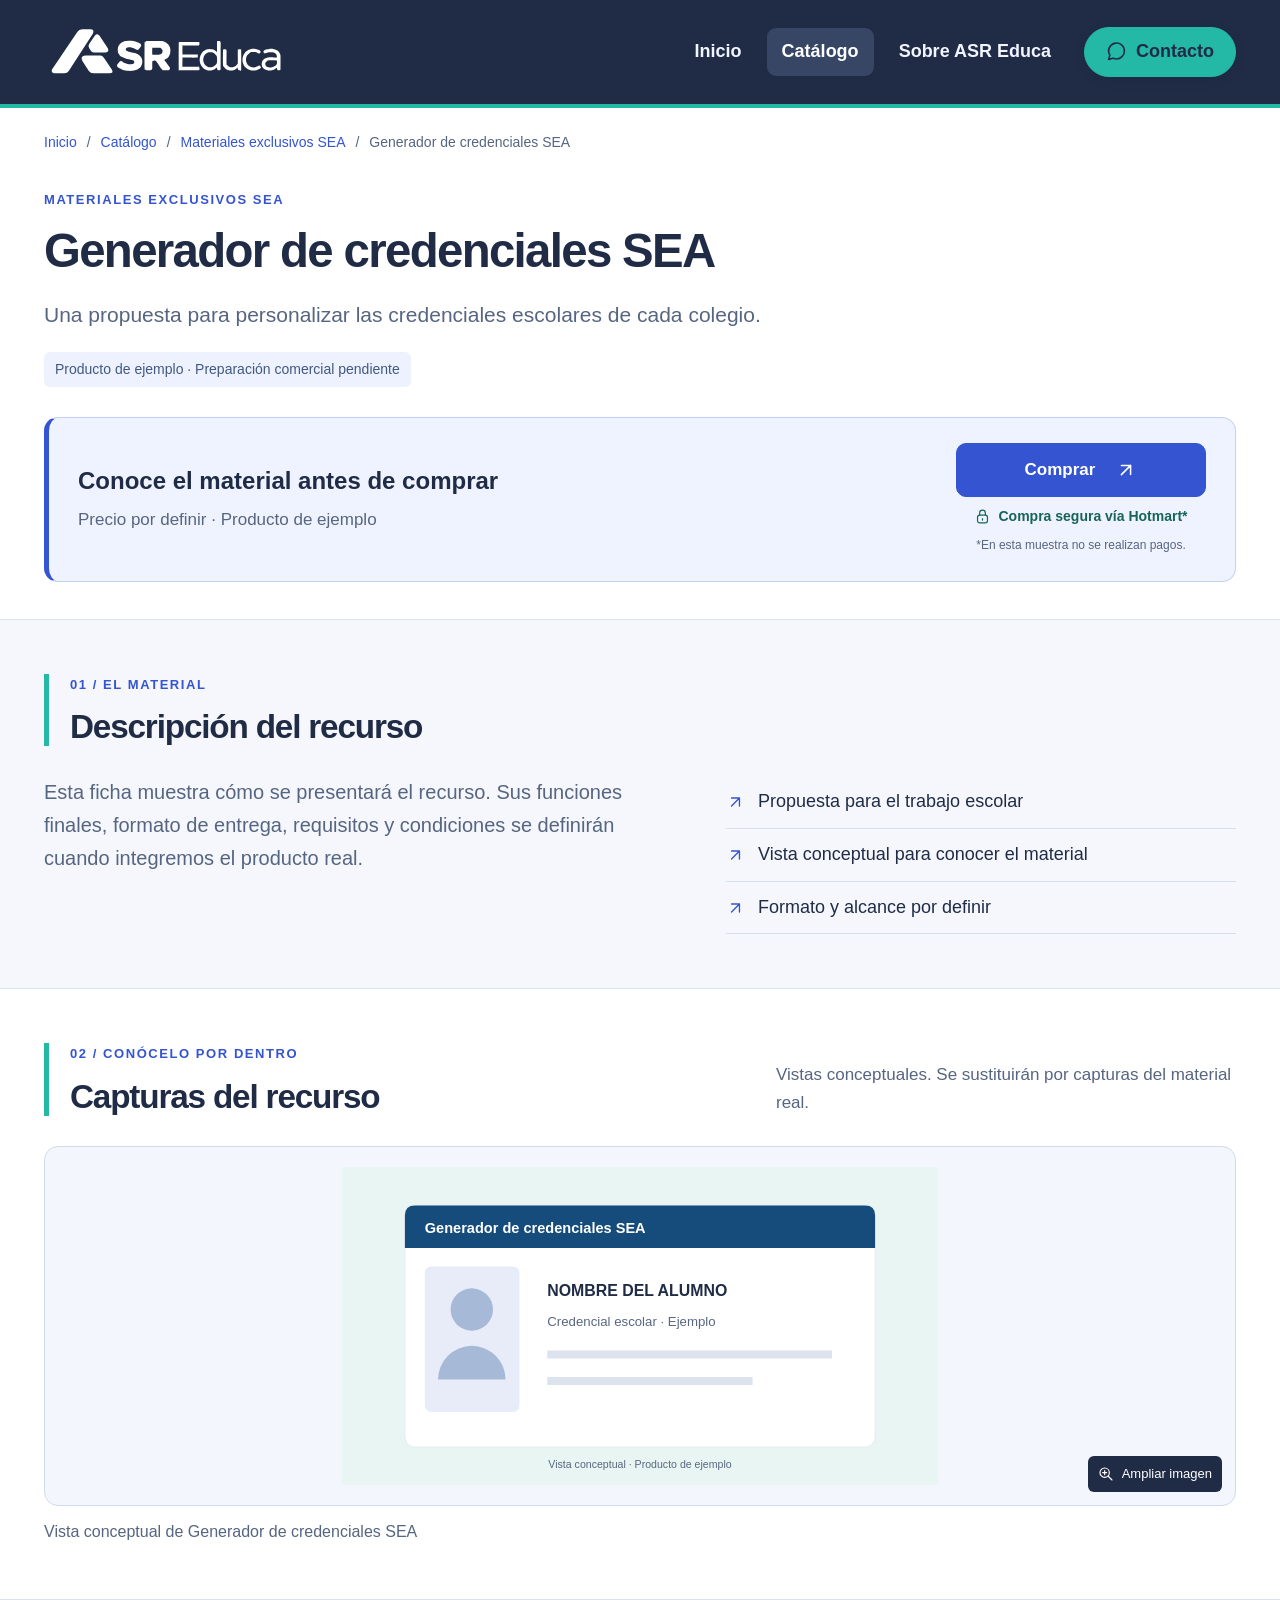
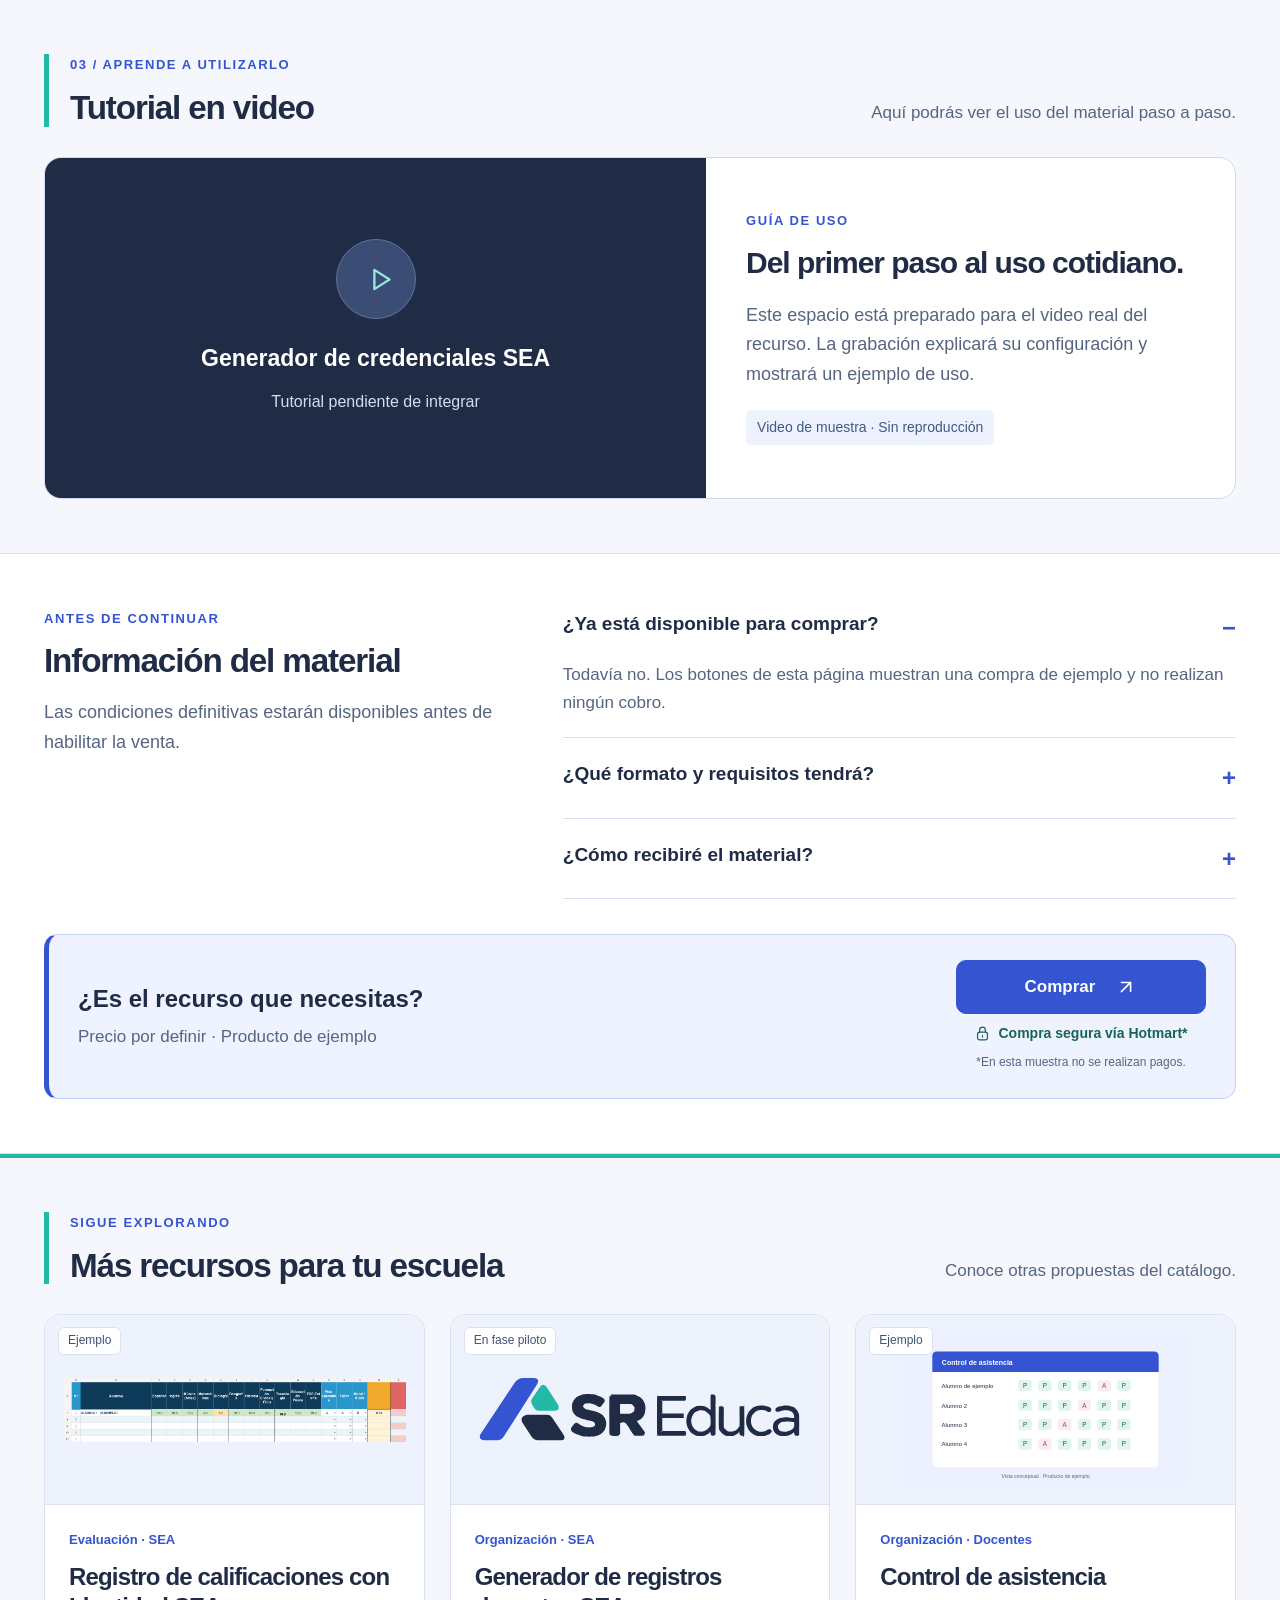
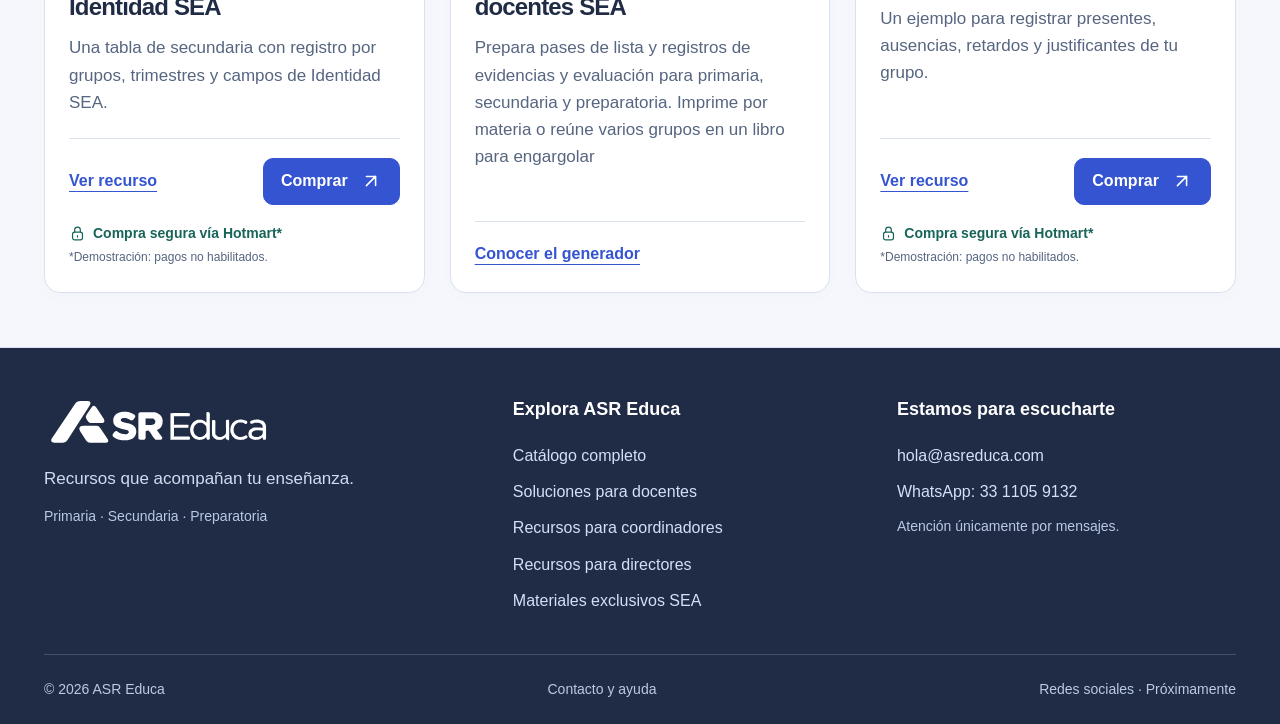
<file: credenciales-sea.html>
<!DOCTYPE html>
<html lang="es"><head><meta charset="UTF-8"><meta name="viewport" content="width=device-width,initial-scale=1"><title>Generador de credenciales SEA | ASR Educa</title><meta name="description" content="Una propuesta para personalizar las credenciales escolares de cada colegio."><meta name="theme-color" content="#202C46"><meta property="og:title" content="Generador de credenciales SEA | ASR Educa"><meta property="og:description" content="Una propuesta para personalizar las credenciales escolares de cada colegio."><meta property="og:image" content="https://asreduca.com/assets/icon-512.png"><meta property="og:type" content="website"><link rel="canonical" href="https://asreduca.com/credenciales-sea.html"><link rel="icon" href="assets/icon-32.png"><link rel="apple-touch-icon" href="assets/icon-192.png"><link rel="stylesheet" href="style.css"><script src="catalogo.js" defer></script><script src="script.js" defer></script></head><body><a class="skip" href="#contenido">Saltar al contenido</a><header class="site-header"><div class="wrap navigation"><a class="brand" href="index.html" aria-label="ASR Educa, inicio"><img src="assets/logo-blanco.svg" alt="ASR Educa" width="245" height="59"></a><button class="menu-toggle" type="button" aria-expanded="false" aria-controls="menu">Menú <span aria-hidden="true">☰</span></button><nav id="menu" class="menu" aria-label="Navegación principal"><a href="index.html">Inicio</a><a href="catalogo.html" class="section-active">Catálogo</a><a href="sobre-asr.html">Sobre ASR Educa</a><a class="nav-contact" href="contacto.html"><svg aria-hidden="true" viewBox="0 0 24 24" fill="none" stroke="currentColor" stroke-width="1.8" stroke-linecap="round" stroke-linejoin="round"><path d="M21 11.5a9 9 0 0 1-9 9 9.3 9.3 0 0 1-4-.9L3 21l1.4-4.8A9 9 0 1 1 21 11.5Z"/></svg><span>Contacto</span></a></nav></div></header><main id="contenido"><nav class="wrap breadcrumbs" aria-label="Ruta de navegación"><a href="index.html">Inicio</a><span aria-hidden="true">/</span><a href="catalogo.html">Catálogo</a><span aria-hidden="true">/</span><a href="recursos-sea.html">Materiales exclusivos SEA</a><span aria-hidden="true">/</span><span aria-current="page">Generador de credenciales SEA</span></nav><section class="product-lead wrap"><div class="product-heading"><span class="eyebrow">Materiales exclusivos SEA</span><h1>Generador de credenciales SEA</h1><p>Una propuesta para personalizar las credenciales escolares de cada colegio.</p><span class="example-tag">Producto de ejemplo · Preparación comercial pendiente</span></div><div class="purchase-bar"><div><strong>Conoce el material antes de comprar</strong><span>Precio por definir · Producto de ejemplo</span></div><div class="purchase-action"><button class="button buy-button " type="button" data-buy="credenciales-sea">Comprar<svg aria-hidden="true" viewBox="0 0 24 24" fill="none" stroke="currentColor" stroke-width="1.7" stroke-linecap="round" stroke-linejoin="round"><path d="M7 17 17 7M7 7h10v10"/></svg></button><span class="safe"><svg aria-hidden="true" viewBox="0 0 24 24" fill="none" stroke="currentColor" stroke-width="1.7" stroke-linecap="round" stroke-linejoin="round"><rect x="5" y="10" width="14" height="11" rx="3"/><path d="M8 10V7a4 4 0 0 1 8 0v3m-4 5v2"/></svg>Compra segura vía Hotmart*</span><small>*En esta muestra no se realizan pagos.</small></div></div></section><section class="band description-band"><div class="wrap"><div class="section-heading"><div><span class="eyebrow">01 / El material</span><h2>Descripción del recurso</h2></div></div><div class="description-grid"><p class="description-text">Esta ficha muestra cómo se presentará el recurso. Sus funciones finales, formato de entrega, requisitos y condiciones se definirán cuando integremos el producto real.</p><ul class="feature-list"><li><svg aria-hidden="true" viewBox="0 0 24 24" fill="none" stroke="currentColor" stroke-width="1.7" stroke-linecap="round" stroke-linejoin="round"><path d="M7 17 17 7M7 7h10v10"/></svg>Propuesta para el trabajo escolar</li><li><svg aria-hidden="true" viewBox="0 0 24 24" fill="none" stroke="currentColor" stroke-width="1.7" stroke-linecap="round" stroke-linejoin="round"><path d="M7 17 17 7M7 7h10v10"/></svg>Vista conceptual para conocer el material</li><li><svg aria-hidden="true" viewBox="0 0 24 24" fill="none" stroke="currentColor" stroke-width="1.7" stroke-linecap="round" stroke-linejoin="round"><path d="M7 17 17 7M7 7h10v10"/></svg>Formato y alcance por definir</li></ul></div></div></section><section class="band screenshot-band"><div class="wrap"><div class="section-heading"><div><span class="eyebrow">02 / Conócelo por dentro</span><h2>Capturas del recurso</h2></div><p>Vistas conceptuales. Se sustituirán por capturas del material real.</p></div><div class="gallery single"><figure><button class="gallery-button" type="button" data-image="assets/vista-credenciales-sea.svg" data-title="Vista conceptual de Generador de credenciales SEA" aria-label="Ampliar: Vista conceptual de Generador de credenciales SEA"><img src="assets/vista-credenciales-sea.svg" alt="Vista conceptual de Generador de credenciales SEA" loading="lazy" width="1000" height="550"><span><svg aria-hidden="true" viewBox="0 0 24 24" fill="none" stroke="currentColor" stroke-width="1.7" stroke-linecap="round" stroke-linejoin="round"><circle cx="10" cy="10" r="7"/><path d="m15 15 6 6M7 10h6m-3-3v6"/></svg> Ampliar imagen</span></button><figcaption>Vista conceptual de Generador de credenciales SEA</figcaption></figure></div></div></section><section class="band video-band"><div class="wrap"><div class="section-heading"><div><span class="eyebrow">03 / Aprende a utilizarlo</span><h2>Tutorial en video</h2></div><p>Aquí podrás ver el uso del material paso a paso.</p></div><div class="tutorial"><div class="tutorial-screen"><div class="play-symbol"><svg aria-hidden="true" viewBox="0 0 24 24" fill="none" stroke="currentColor" stroke-width="1.7" stroke-linecap="round" stroke-linejoin="round"><path d="m9 5 11 7-11 7Z"/></svg></div><strong>Generador de credenciales SEA</strong><span>Tutorial pendiente de integrar</span></div><div class="tutorial-copy"><span class="eyebrow">Guía de uso</span><h3>Del primer paso al uso cotidiano.</h3><p>Este espacio está preparado para el video real del recurso. La grabación explicará su configuración y mostrará un ejemplo de uso.</p><span class="example-tag">Video de muestra · Sin reproducción</span></div></div></div></section><section class="band faq-band"><div class="wrap"><div class="faq-layout"><div><span class="eyebrow">Antes de continuar</span><h2>Información del material</h2><p>Las condiciones definitivas estarán disponibles antes de habilitar la venta.</p></div><div><details open><summary>¿Ya está disponible para comprar?</summary><p>Todavía no. Los botones de esta página muestran una compra de ejemplo y no realizan ningún cobro.</p></details><details><summary>¿Qué formato y requisitos tendrá?</summary><p>Confirmaremos el formato, los requisitos y el alcance del soporte al integrar el producto real.</p></details><details><summary>¿Cómo recibiré el material?</summary><p>Cuando se habilite la venta, esta ficha explicará la entrega y el acceso al recurso después del pago.</p></details></div></div><div class="purchase-bar"><div><strong>¿Es el recurso que necesitas?</strong><span>Precio por definir · Producto de ejemplo</span></div><div class="purchase-action"><button class="button buy-button " type="button" data-buy="credenciales-sea">Comprar<svg aria-hidden="true" viewBox="0 0 24 24" fill="none" stroke="currentColor" stroke-width="1.7" stroke-linecap="round" stroke-linejoin="round"><path d="M7 17 17 7M7 7h10v10"/></svg></button><span class="safe"><svg aria-hidden="true" viewBox="0 0 24 24" fill="none" stroke="currentColor" stroke-width="1.7" stroke-linecap="round" stroke-linejoin="round"><rect x="5" y="10" width="14" height="11" rx="3"/><path d="M8 10V7a4 4 0 0 1 8 0v3m-4 5v2"/></svg>Compra segura vía Hotmart*</span><small>*En esta muestra no se realizan pagos.</small></div></div></div></section><section class="band more-band"><div class="wrap"><div class="section-heading"><div><span class="eyebrow">Sigue explorando</span><h2>Más recursos para tu escuela</h2></div><p>Conoce otras propuestas del catálogo.</p></div><div class="product-grid"><article class="product-card" data-card><a class="product-image" href="calificaciones-sea.html" aria-label="Ver Registro de calificaciones con Identidad SEA"><img src="assets/captura-calificaciones.png" alt="Vista de Registro de calificaciones con Identidad SEA" loading="lazy" width="900" height="480"><span class="image-badge">Ejemplo</span></a><div class="card-content"><span class="product-kind">Evaluación · SEA</span><h3><a href="calificaciones-sea.html">Registro de calificaciones con Identidad SEA</a></h3><p>Una tabla de secundaria con registro por grupos, trimestres y campos de Identidad SEA.</p><div class="card-actions"><a class="details-link" href="calificaciones-sea.html">Ver recurso</a><button class="button buy-button compact" type="button" data-buy="calificaciones-sea">Comprar<svg aria-hidden="true" viewBox="0 0 24 24" fill="none" stroke="currentColor" stroke-width="1.7" stroke-linecap="round" stroke-linejoin="round"><path d="M7 17 17 7M7 7h10v10"/></svg></button></div><div class="card-safety"><span class="safe"><svg aria-hidden="true" viewBox="0 0 24 24" fill="none" stroke="currentColor" stroke-width="1.7" stroke-linecap="round" stroke-linejoin="round"><rect x="5" y="10" width="14" height="11" rx="3"/><path d="M8 10V7a4 4 0 0 1 8 0v3m-4 5v2"/></svg>Compra segura vía Hotmart*</span><small>*Demostración: pagos no habilitados.</small></div></div></article><article class="product-card" data-card><a class="product-image" href="agenda-sea.html" aria-label="Conocer el Generador de registros docentes SEA"><img src="assets/logo-principal.svg" alt="" loading="lazy" width="900" height="480"><span class="image-badge">En fase piloto</span></a><div class="card-content"><span class="product-kind">Organización · SEA</span><h3><a href="agenda-sea.html">Generador de registros docentes SEA</a></h3><p>Prepara pases de lista y registros de evidencias y evaluación para primaria, secundaria y preparatoria. Imprime por materia o reúne varios grupos en un libro para engargolar</p><div class="card-actions"><a class="details-link" href="agenda-sea.html">Conocer el generador</a></div></div></article><article class="product-card" data-card><a class="product-image" href="control-asistencia.html" aria-label="Ver Control de asistencia"><img src="assets/vista-control-asistencia.svg" alt="Vista de Control de asistencia" loading="lazy" width="900" height="480"><span class="image-badge">Ejemplo</span></a><div class="card-content"><span class="product-kind">Organización · Docentes</span><h3><a href="control-asistencia.html">Control de asistencia</a></h3><p>Un ejemplo para registrar presentes, ausencias, retardos y justificantes de tu grupo.</p><div class="card-actions"><a class="details-link" href="control-asistencia.html">Ver recurso</a><button class="button buy-button compact" type="button" data-buy="control-asistencia">Comprar<svg aria-hidden="true" viewBox="0 0 24 24" fill="none" stroke="currentColor" stroke-width="1.7" stroke-linecap="round" stroke-linejoin="round"><path d="M7 17 17 7M7 7h10v10"/></svg></button></div><div class="card-safety"><span class="safe"><svg aria-hidden="true" viewBox="0 0 24 24" fill="none" stroke="currentColor" stroke-width="1.7" stroke-linecap="round" stroke-linejoin="round"><rect x="5" y="10" width="14" height="11" rx="3"/><path d="M8 10V7a4 4 0 0 1 8 0v3m-4 5v2"/></svg>Compra segura vía Hotmart*</span><small>*Demostración: pagos no habilitados.</small></div></div></article></div></div></section></main><footer class="site-footer"><div class="wrap footer-grid"><div><img src="assets/logo-blanco.svg" alt="ASR Educa" width="230" height="55"><p>Recursos que acompañan tu enseñanza.</p><span class="footer-small">Primaria · Secundaria · Preparatoria</span></div><div><strong>Explora ASR Educa</strong><a href="catalogo.html">Catálogo completo</a><a href="soluciones-docentes.html">Soluciones para docentes</a><a href="recursos-coordinadores.html">Recursos para coordinadores</a><a href="recursos-directores.html">Recursos para directores</a><a href="recursos-sea.html">Materiales exclusivos SEA</a></div><div><strong>Estamos para escucharte</strong><a href="mailto:hola@asreduca.com">hola@asreduca.com</a><a href="https://wa.me/523311059132">WhatsApp: 33 1105 9132</a><span class="footer-small">Atención únicamente por mensajes.</span></div></div><div class="wrap footer-bottom"><span>© 2026 ASR Educa</span><a href="contacto.html">Contacto y ayuda</a><span>Redes sociales · Próximamente</span></div></footer><dialog id="purchase-dialog" class="modal"><div class="modal-content"><button type="button" class="close-modal" data-close aria-label="Cerrar">×</button><span class="eyebrow">Vista de ejemplo</span><h2 id="purchase-title">Próximamente en Hotmart</h2><p data-purchase-name></p><p>Este botón muestra dónde comenzará la compra. El producto todavía no está a la venta y no se realizará ningún cobro.</p><p>Cuando esté disponible, continuarás en la página de pago de Hotmart.</p><a class="button" href="contacto.html">Consultar el recurso</a></div></dialog><dialog id="image-dialog" class="image-modal"><div class="image-modal-top"><p id="image-title"></p><button class="close-modal" type="button" data-close aria-label="Cerrar imagen ampliada">×</button></div><img src="assets/logo-principal.svg" alt="" data-full-image></dialog></body></html>
</file>
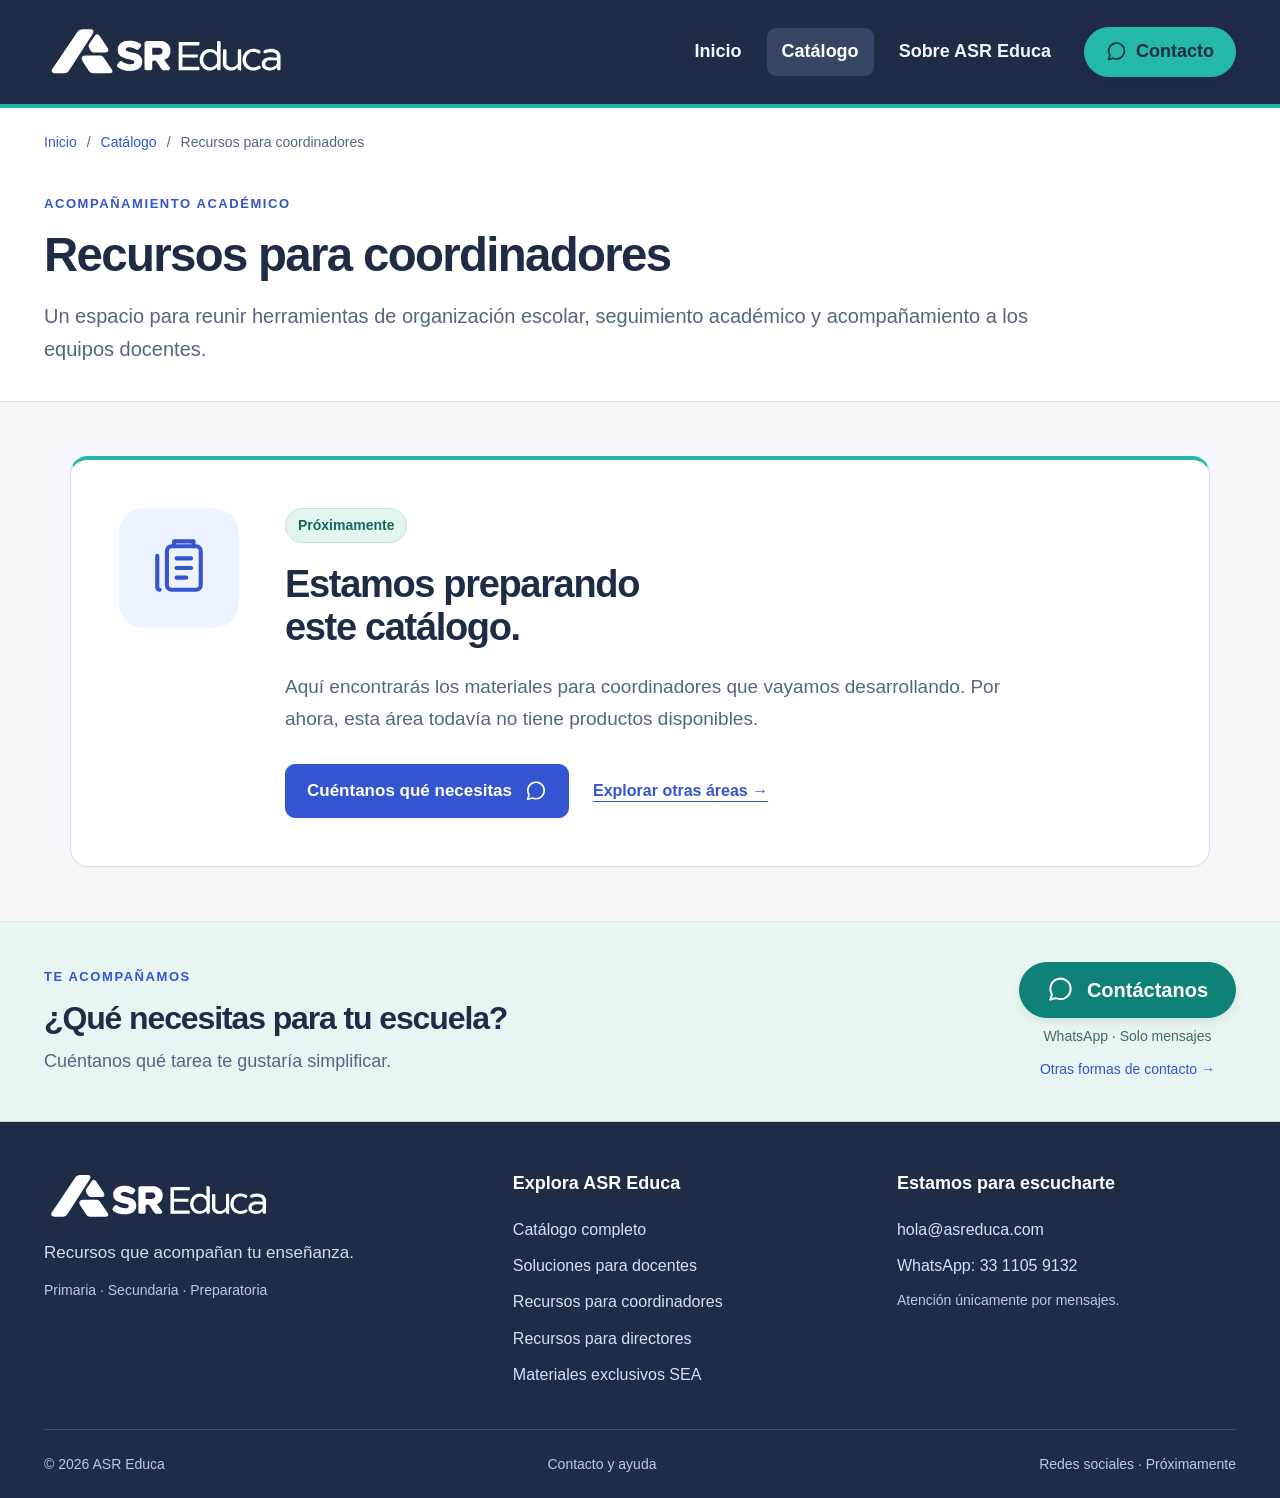
<file: recursos-coordinadores.html>
<!DOCTYPE html>
<html lang="es"><head><meta charset="UTF-8"><meta name="viewport" content="width=device-width,initial-scale=1"><title>Recursos para coordinadores | ASR Educa</title><meta name="description" content="Un espacio para reunir herramientas de organización escolar, seguimiento académico y acompañamiento a los equipos docentes."><meta name="theme-color" content="#202C46"><meta property="og:title" content="Recursos para coordinadores | ASR Educa"><meta property="og:description" content="Un espacio para reunir herramientas de organización escolar, seguimiento académico y acompañamiento a los equipos docentes."><meta property="og:image" content="https://asreduca.com/assets/icon-512.png"><meta property="og:type" content="website"><link rel="canonical" href="https://asreduca.com/recursos-coordinadores.html"><link rel="icon" href="assets/icon-32.png"><link rel="apple-touch-icon" href="assets/icon-192.png"><link rel="stylesheet" href="style.css"><script src="catalogo.js" defer></script><script src="script.js" defer></script></head><body><a class="skip" href="#contenido">Saltar al contenido</a><header class="site-header"><div class="wrap navigation"><a class="brand" href="index.html" aria-label="ASR Educa, inicio"><img src="assets/logo-blanco.svg" alt="ASR Educa" width="245" height="59"></a><button class="menu-toggle" type="button" aria-expanded="false" aria-controls="menu">Menú <span aria-hidden="true">☰</span></button><nav id="menu" class="menu" aria-label="Navegación principal"><a href="index.html">Inicio</a><a href="catalogo.html" class="section-active">Catálogo</a><a href="sobre-asr.html">Sobre ASR Educa</a><a class="nav-contact" href="contacto.html"><svg aria-hidden="true" viewBox="0 0 24 24" fill="none" stroke="currentColor" stroke-width="1.8" stroke-linecap="round" stroke-linejoin="round"><path d="M21 11.5a9 9 0 0 1-9 9 9.3 9.3 0 0 1-4-.9L3 21l1.4-4.8A9 9 0 1 1 21 11.5Z"/></svg><span>Contacto</span></a></nav></div></header><main id="contenido"><nav class="wrap breadcrumbs" aria-label="Ruta de navegación"><a href="index.html">Inicio</a><span aria-hidden="true">/</span><a href="catalogo.html">Catálogo</a><span aria-hidden="true">/</span><span aria-current="page">Recursos para coordinadores</span></nav><section class="catalog-intro wrap"><span class="eyebrow">Acompañamiento académico</span><h1>Recursos para coordinadores</h1><p>Un espacio para reunir herramientas de organización escolar, seguimiento académico y acompañamiento a los equipos docentes.</p></section><section class="band upcoming-band"><div class="wrap"><div class="upcoming-panel"><div class="upcoming-symbol"><svg aria-hidden="true" viewBox="0 0 24 24" fill="none" stroke="currentColor" stroke-width="1.7" stroke-linecap="round" stroke-linejoin="round"><rect x="7" y="3" width="14" height="18" rx="2"/><path d="M10 3V1h8v2M11 8h6M11 12h6M11 16h4M3 7v13a1 1 0 0 0 1 1"/></svg></div><div class="upcoming-copy"><span class="upcoming-badge">Próximamente</span><h2>Estamos preparando<br>este catálogo.</h2><p>Aquí encontrarás los materiales para coordinadores que vayamos desarrollando. Por ahora, esta área todavía no tiene productos disponibles.</p><div class="upcoming-actions"><a class="button" href="contacto.html">Cuéntanos qué necesitas <svg aria-hidden="true" viewBox="0 0 24 24" fill="none" stroke="currentColor" stroke-width="1.8" stroke-linecap="round" stroke-linejoin="round"><path d="M21 11.5a9 9 0 0 1-9 9 9.3 9.3 0 0 1-4-.9L3 21l1.4-4.8A9 9 0 1 1 21 11.5Z"/></svg></a><a class="details-link" href="catalogo.html">Explorar otras áreas <span aria-hidden="true">→</span></a></div></div></div></div></section><section class="contact-band"><div class="wrap contact-inner"><div><span class="eyebrow">Te acompañamos</span><h2>¿Qué necesitas para tu escuela?</h2><p>Cuéntanos qué tarea te gustaría simplificar.</p></div><div class="contact-options"><a class="contact-pill" href="https://wa.me/523311059132" aria-label="Contáctanos por WhatsApp"><svg aria-hidden="true" viewBox="0 0 24 24" fill="none" stroke="currentColor" stroke-width="1.8" stroke-linecap="round" stroke-linejoin="round"><path d="M21 11.5a9 9 0 0 1-9 9 9.3 9.3 0 0 1-4-.9L3 21l1.4-4.8A9 9 0 1 1 21 11.5Z"/></svg><span>Contáctanos</span></a><small>WhatsApp · Solo mensajes</small><a class="other-contact" href="contacto.html">Otras formas de contacto →</a></div></div></section></main><footer class="site-footer"><div class="wrap footer-grid"><div><img src="assets/logo-blanco.svg" alt="ASR Educa" width="230" height="55"><p>Recursos que acompañan tu enseñanza.</p><span class="footer-small">Primaria · Secundaria · Preparatoria</span></div><div><strong>Explora ASR Educa</strong><a href="catalogo.html">Catálogo completo</a><a href="soluciones-docentes.html">Soluciones para docentes</a><a href="recursos-coordinadores.html">Recursos para coordinadores</a><a href="recursos-directores.html">Recursos para directores</a><a href="recursos-sea.html">Materiales exclusivos SEA</a></div><div><strong>Estamos para escucharte</strong><a href="mailto:hola@asreduca.com">hola@asreduca.com</a><a href="https://wa.me/523311059132">WhatsApp: 33 1105 9132</a><span class="footer-small">Atención únicamente por mensajes.</span></div></div><div class="wrap footer-bottom"><span>© 2026 ASR Educa</span><a href="contacto.html">Contacto y ayuda</a><span>Redes sociales · Próximamente</span></div></footer><dialog id="purchase-dialog" class="modal"><div class="modal-content"><button type="button" class="close-modal" data-close aria-label="Cerrar">×</button><span class="eyebrow">Vista de ejemplo</span><h2 id="purchase-title">Próximamente en Hotmart</h2><p data-purchase-name></p><p>Este botón muestra dónde comenzará la compra. El producto todavía no está a la venta y no se realizará ningún cobro.</p><p>Cuando esté disponible, continuarás en la página de pago de Hotmart.</p><a class="button" href="contacto.html">Consultar el recurso</a></div></dialog><dialog id="image-dialog" class="image-modal"><div class="image-modal-top"><p id="image-title"></p><button class="close-modal" type="button" data-close aria-label="Cerrar imagen ampliada">×</button></div><img src="assets/logo-principal.svg" alt="" data-full-image></dialog></body></html>
</file>
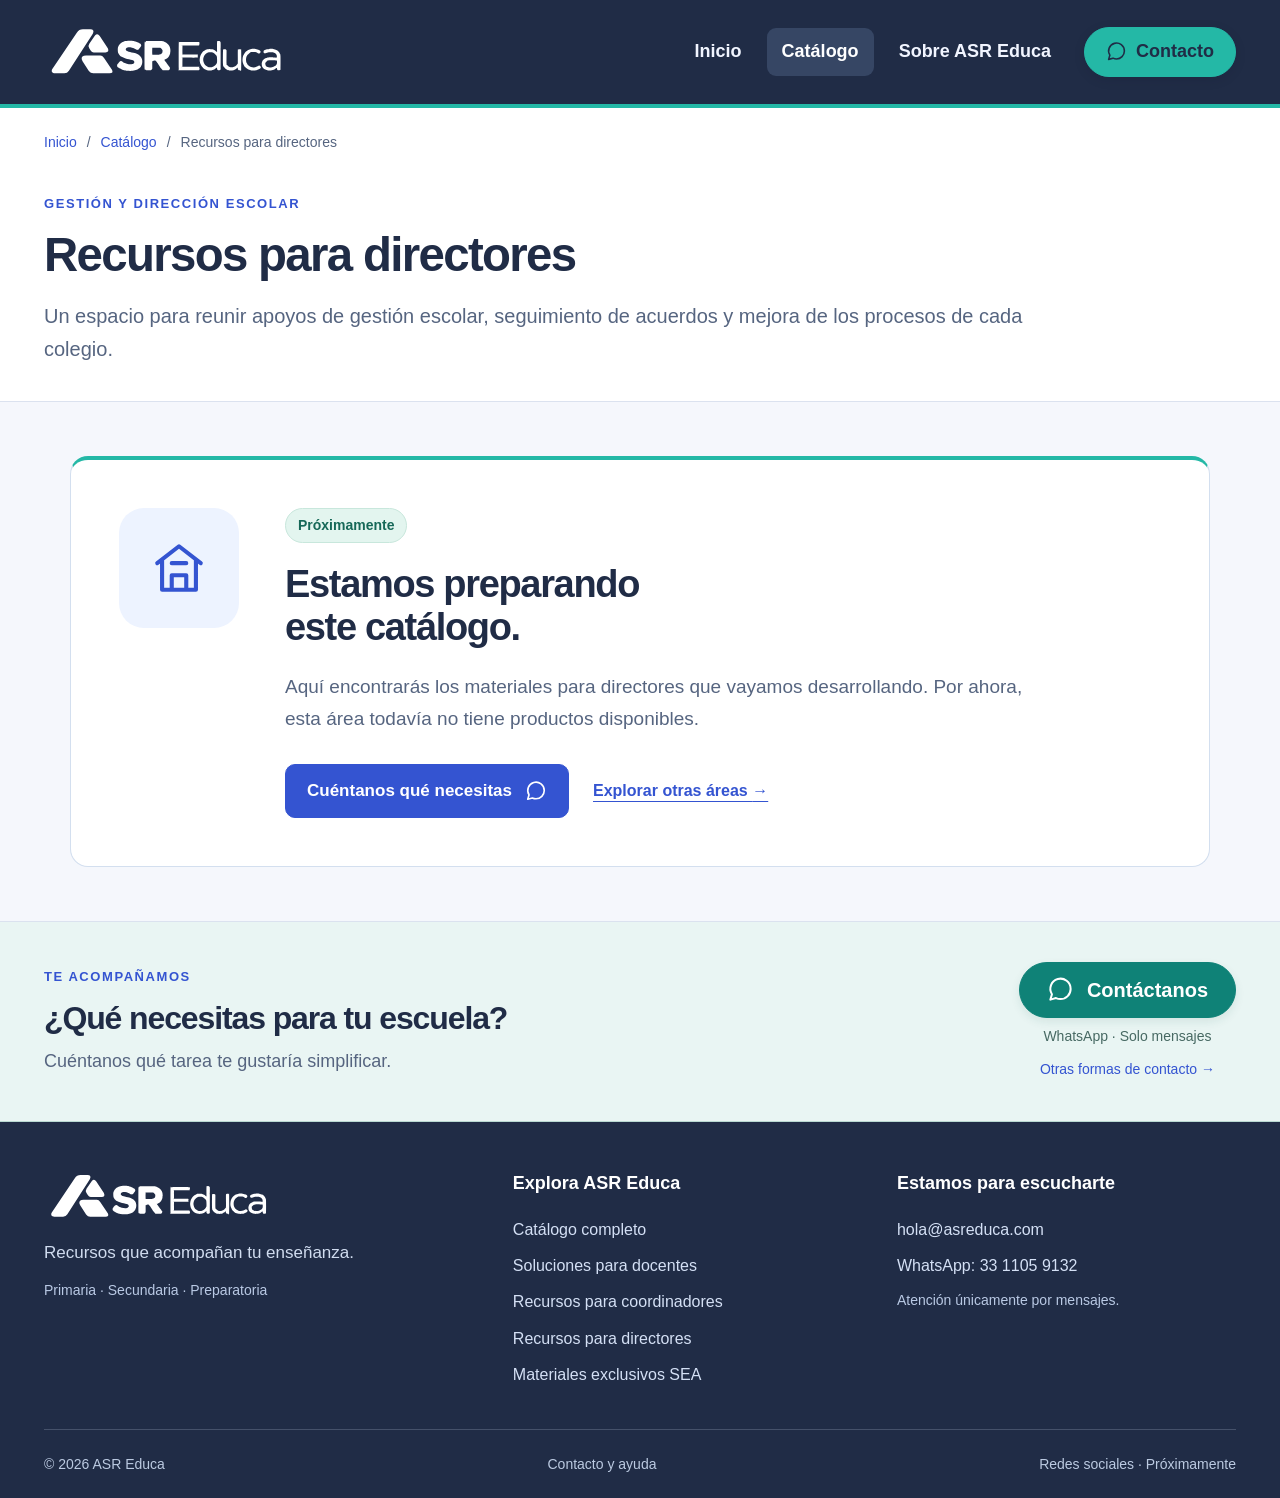
<file: recursos-directores.html>
<!DOCTYPE html>
<html lang="es"><head><meta charset="UTF-8"><meta name="viewport" content="width=device-width,initial-scale=1"><title>Recursos para directores | ASR Educa</title><meta name="description" content="Un espacio para reunir apoyos de gestión escolar, seguimiento de acuerdos y mejora de los procesos de cada colegio."><meta name="theme-color" content="#202C46"><meta property="og:title" content="Recursos para directores | ASR Educa"><meta property="og:description" content="Un espacio para reunir apoyos de gestión escolar, seguimiento de acuerdos y mejora de los procesos de cada colegio."><meta property="og:image" content="https://asreduca.com/assets/icon-512.png"><meta property="og:type" content="website"><link rel="canonical" href="https://asreduca.com/recursos-directores.html"><link rel="icon" href="assets/icon-32.png"><link rel="apple-touch-icon" href="assets/icon-192.png"><link rel="stylesheet" href="style.css"><script src="catalogo.js" defer></script><script src="script.js" defer></script></head><body><a class="skip" href="#contenido">Saltar al contenido</a><header class="site-header"><div class="wrap navigation"><a class="brand" href="index.html" aria-label="ASR Educa, inicio"><img src="assets/logo-blanco.svg" alt="ASR Educa" width="245" height="59"></a><button class="menu-toggle" type="button" aria-expanded="false" aria-controls="menu">Menú <span aria-hidden="true">☰</span></button><nav id="menu" class="menu" aria-label="Navegación principal"><a href="index.html">Inicio</a><a href="catalogo.html" class="section-active">Catálogo</a><a href="sobre-asr.html">Sobre ASR Educa</a><a class="nav-contact" href="contacto.html"><svg aria-hidden="true" viewBox="0 0 24 24" fill="none" stroke="currentColor" stroke-width="1.8" stroke-linecap="round" stroke-linejoin="round"><path d="M21 11.5a9 9 0 0 1-9 9 9.3 9.3 0 0 1-4-.9L3 21l1.4-4.8A9 9 0 1 1 21 11.5Z"/></svg><span>Contacto</span></a></nav></div></header><main id="contenido"><nav class="wrap breadcrumbs" aria-label="Ruta de navegación"><a href="index.html">Inicio</a><span aria-hidden="true">/</span><a href="catalogo.html">Catálogo</a><span aria-hidden="true">/</span><span aria-current="page">Recursos para directores</span></nav><section class="catalog-intro wrap"><span class="eyebrow">Gestión y dirección escolar</span><h1>Recursos para directores</h1><p>Un espacio para reunir apoyos de gestión escolar, seguimiento de acuerdos y mejora de los procesos de cada colegio.</p></section><section class="band upcoming-band"><div class="wrap"><div class="upcoming-panel"><div class="upcoming-symbol"><svg aria-hidden="true" viewBox="0 0 24 24" fill="none" stroke="currentColor" stroke-width="1.7" stroke-linecap="round" stroke-linejoin="round"><path d="m3 10 9-7 9 7M5 9v12h14V9M9 21v-6h6v6M9 10h6"/></svg></div><div class="upcoming-copy"><span class="upcoming-badge">Próximamente</span><h2>Estamos preparando<br>este catálogo.</h2><p>Aquí encontrarás los materiales para directores que vayamos desarrollando. Por ahora, esta área todavía no tiene productos disponibles.</p><div class="upcoming-actions"><a class="button" href="contacto.html">Cuéntanos qué necesitas <svg aria-hidden="true" viewBox="0 0 24 24" fill="none" stroke="currentColor" stroke-width="1.8" stroke-linecap="round" stroke-linejoin="round"><path d="M21 11.5a9 9 0 0 1-9 9 9.3 9.3 0 0 1-4-.9L3 21l1.4-4.8A9 9 0 1 1 21 11.5Z"/></svg></a><a class="details-link" href="catalogo.html">Explorar otras áreas <span aria-hidden="true">→</span></a></div></div></div></div></section><section class="contact-band"><div class="wrap contact-inner"><div><span class="eyebrow">Te acompañamos</span><h2>¿Qué necesitas para tu escuela?</h2><p>Cuéntanos qué tarea te gustaría simplificar.</p></div><div class="contact-options"><a class="contact-pill" href="https://wa.me/523311059132" aria-label="Contáctanos por WhatsApp"><svg aria-hidden="true" viewBox="0 0 24 24" fill="none" stroke="currentColor" stroke-width="1.8" stroke-linecap="round" stroke-linejoin="round"><path d="M21 11.5a9 9 0 0 1-9 9 9.3 9.3 0 0 1-4-.9L3 21l1.4-4.8A9 9 0 1 1 21 11.5Z"/></svg><span>Contáctanos</span></a><small>WhatsApp · Solo mensajes</small><a class="other-contact" href="contacto.html">Otras formas de contacto →</a></div></div></section></main><footer class="site-footer"><div class="wrap footer-grid"><div><img src="assets/logo-blanco.svg" alt="ASR Educa" width="230" height="55"><p>Recursos que acompañan tu enseñanza.</p><span class="footer-small">Primaria · Secundaria · Preparatoria</span></div><div><strong>Explora ASR Educa</strong><a href="catalogo.html">Catálogo completo</a><a href="soluciones-docentes.html">Soluciones para docentes</a><a href="recursos-coordinadores.html">Recursos para coordinadores</a><a href="recursos-directores.html">Recursos para directores</a><a href="recursos-sea.html">Materiales exclusivos SEA</a></div><div><strong>Estamos para escucharte</strong><a href="mailto:hola@asreduca.com">hola@asreduca.com</a><a href="https://wa.me/523311059132">WhatsApp: 33 1105 9132</a><span class="footer-small">Atención únicamente por mensajes.</span></div></div><div class="wrap footer-bottom"><span>© 2026 ASR Educa</span><a href="contacto.html">Contacto y ayuda</a><span>Redes sociales · Próximamente</span></div></footer><dialog id="purchase-dialog" class="modal"><div class="modal-content"><button type="button" class="close-modal" data-close aria-label="Cerrar">×</button><span class="eyebrow">Vista de ejemplo</span><h2 id="purchase-title">Próximamente en Hotmart</h2><p data-purchase-name></p><p>Este botón muestra dónde comenzará la compra. El producto todavía no está a la venta y no se realizará ningún cobro.</p><p>Cuando esté disponible, continuarás en la página de pago de Hotmart.</p><a class="button" href="contacto.html">Consultar el recurso</a></div></dialog><dialog id="image-dialog" class="image-modal"><div class="image-modal-top"><p id="image-title"></p><button class="close-modal" type="button" data-close aria-label="Cerrar imagen ampliada">×</button></div><img src="assets/logo-principal.svg" alt="" data-full-image></dialog></body></html>
</file>
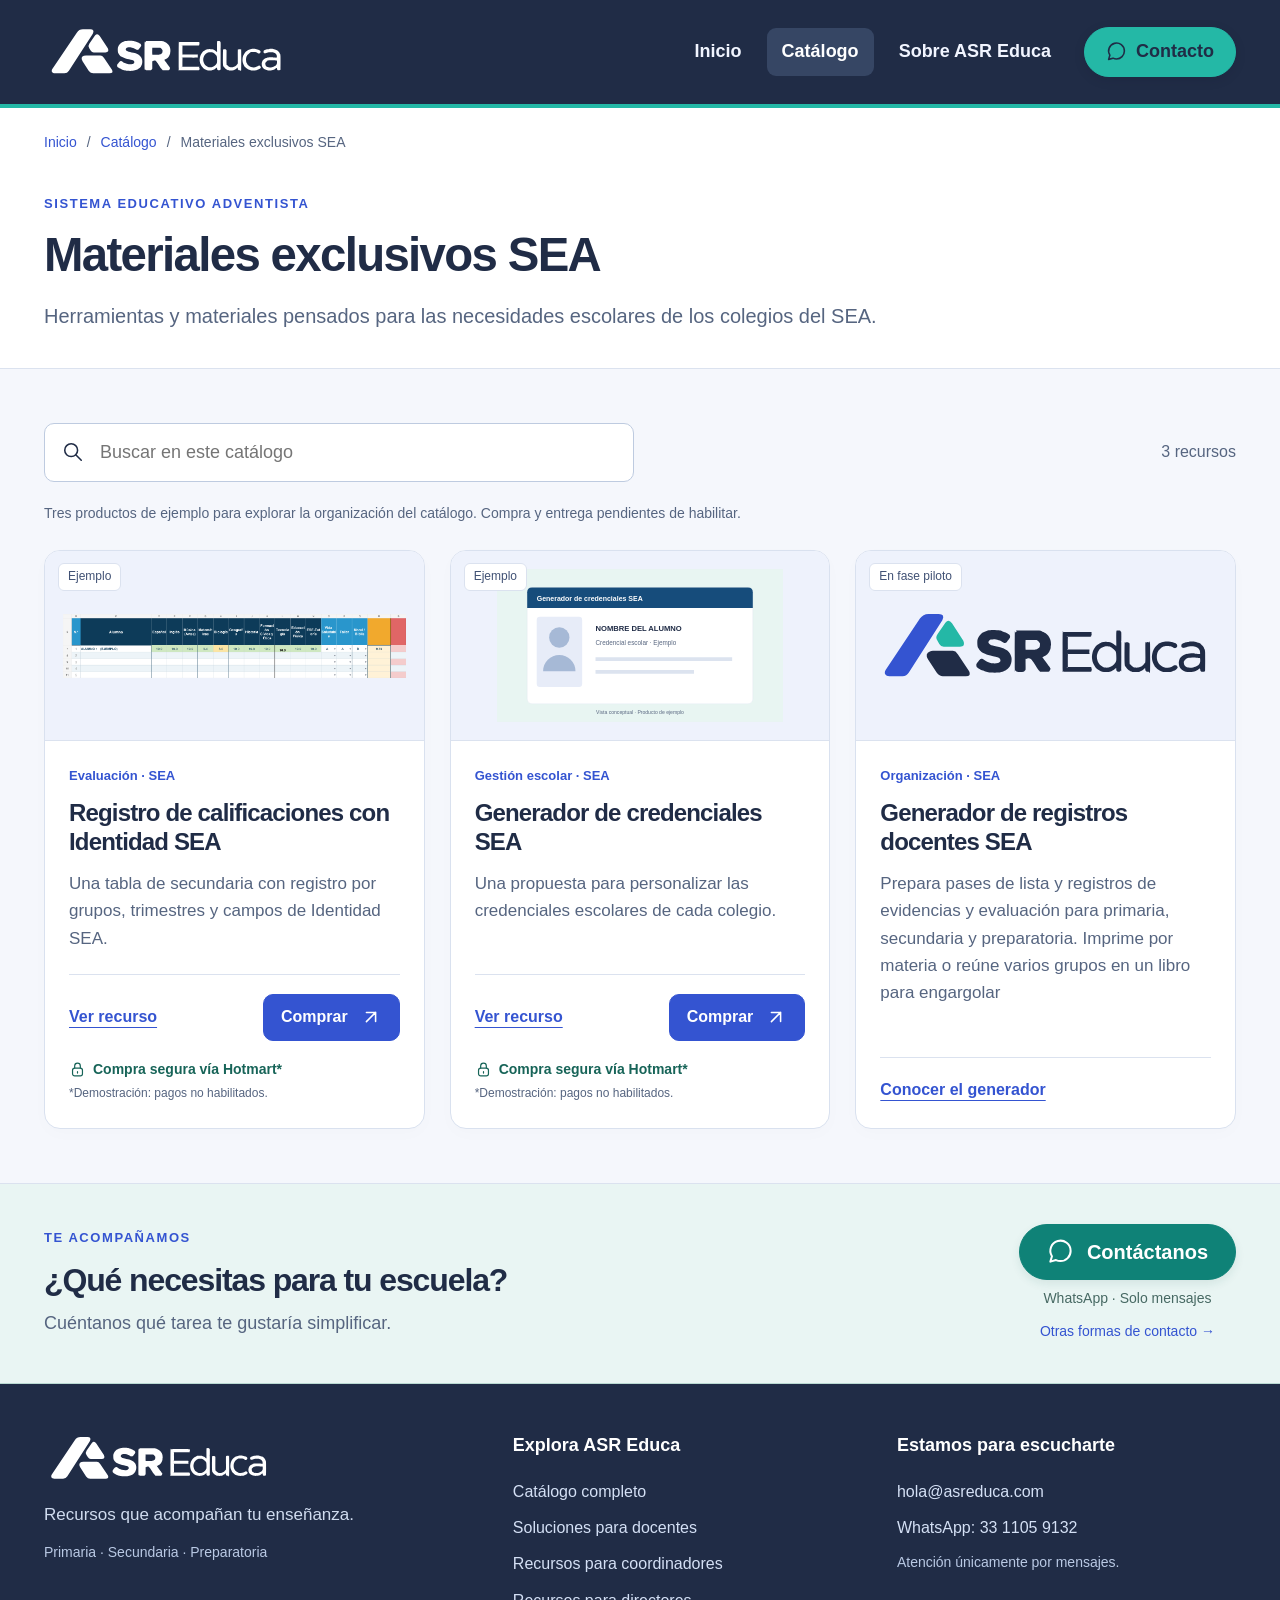
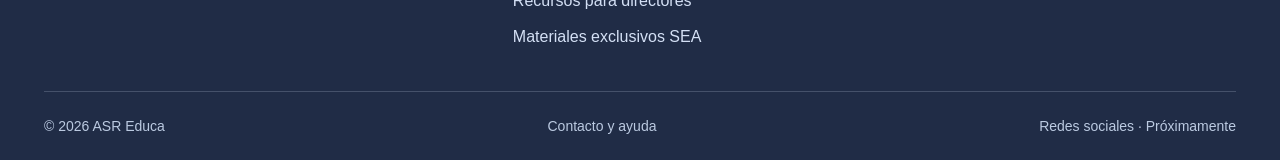
<file: recursos-sea.html>
<!DOCTYPE html>
<html lang="es"><head><meta charset="UTF-8"><meta name="viewport" content="width=device-width,initial-scale=1"><title>Materiales exclusivos SEA | ASR Educa</title><meta name="description" content="Explora materiales exclusivos sea en ASR Educa."><meta name="theme-color" content="#202C46"><meta property="og:title" content="Materiales exclusivos SEA | ASR Educa"><meta property="og:description" content="Explora materiales exclusivos sea en ASR Educa."><meta property="og:image" content="https://asreduca.com/assets/icon-512.png"><meta property="og:type" content="website"><link rel="canonical" href="https://asreduca.com/recursos-sea.html"><link rel="icon" href="assets/icon-32.png"><link rel="apple-touch-icon" href="assets/icon-192.png"><link rel="stylesheet" href="style.css"><script src="catalogo.js" defer></script><script src="script.js" defer></script></head><body><a class="skip" href="#contenido">Saltar al contenido</a><header class="site-header"><div class="wrap navigation"><a class="brand" href="index.html" aria-label="ASR Educa, inicio"><img src="assets/logo-blanco.svg" alt="ASR Educa" width="245" height="59"></a><button class="menu-toggle" type="button" aria-expanded="false" aria-controls="menu">Menú <span aria-hidden="true">☰</span></button><nav id="menu" class="menu" aria-label="Navegación principal"><a href="index.html">Inicio</a><a href="catalogo.html" class="section-active">Catálogo</a><a href="sobre-asr.html">Sobre ASR Educa</a><a class="nav-contact" href="contacto.html"><svg aria-hidden="true" viewBox="0 0 24 24" fill="none" stroke="currentColor" stroke-width="1.8" stroke-linecap="round" stroke-linejoin="round"><path d="M21 11.5a9 9 0 0 1-9 9 9.3 9.3 0 0 1-4-.9L3 21l1.4-4.8A9 9 0 1 1 21 11.5Z"/></svg><span>Contacto</span></a></nav></div></header><main id="contenido"><nav class="wrap breadcrumbs" aria-label="Ruta de navegación"><a href="index.html">Inicio</a><span aria-hidden="true">/</span><a href="catalogo.html">Catálogo</a><span aria-hidden="true">/</span><span aria-current="page">Materiales exclusivos SEA</span></nav><section class="catalog-intro wrap"><span class="eyebrow">Sistema Educativo Adventista</span><h1>Materiales exclusivos SEA</h1><p>Herramientas y materiales pensados para las necesidades escolares de los colegios del SEA.</p></section><section class="band catalog-band"><div class="wrap" data-catalog><div class="catalog-toolbar"><label class="search"><svg aria-hidden="true" viewBox="0 0 24 24" fill="none" stroke="currentColor" stroke-width="1.7" stroke-linecap="round" stroke-linejoin="round"><circle cx="10" cy="10" r="7"/><path d="m15 15 6 6"/></svg><input type="search" aria-label="Buscar recursos" placeholder="Buscar en este catálogo"></label><span data-result-count role="status">3 recursos</span></div><p class="catalog-disclaimer">Tres productos de ejemplo para explorar la organización del catálogo. Compra y entrega pendientes de habilitar.</p><div class="product-grid"><article class="product-card" data-card><a class="product-image" href="calificaciones-sea.html" aria-label="Ver Registro de calificaciones con Identidad SEA"><img src="assets/captura-calificaciones.png" alt="Vista de Registro de calificaciones con Identidad SEA" loading="lazy" width="900" height="480"><span class="image-badge">Ejemplo</span></a><div class="card-content"><span class="product-kind">Evaluación · SEA</span><h3><a href="calificaciones-sea.html">Registro de calificaciones con Identidad SEA</a></h3><p>Una tabla de secundaria con registro por grupos, trimestres y campos de Identidad SEA.</p><div class="card-actions"><a class="details-link" href="calificaciones-sea.html">Ver recurso</a><button class="button buy-button compact" type="button" data-buy="calificaciones-sea">Comprar<svg aria-hidden="true" viewBox="0 0 24 24" fill="none" stroke="currentColor" stroke-width="1.7" stroke-linecap="round" stroke-linejoin="round"><path d="M7 17 17 7M7 7h10v10"/></svg></button></div><div class="card-safety"><span class="safe"><svg aria-hidden="true" viewBox="0 0 24 24" fill="none" stroke="currentColor" stroke-width="1.7" stroke-linecap="round" stroke-linejoin="round"><rect x="5" y="10" width="14" height="11" rx="3"/><path d="M8 10V7a4 4 0 0 1 8 0v3m-4 5v2"/></svg>Compra segura vía Hotmart*</span><small>*Demostración: pagos no habilitados.</small></div></div></article><article class="product-card" data-card><a class="product-image" href="credenciales-sea.html" aria-label="Ver Generador de credenciales SEA"><img src="assets/vista-credenciales-sea.svg" alt="Vista de Generador de credenciales SEA" loading="lazy" width="900" height="480"><span class="image-badge">Ejemplo</span></a><div class="card-content"><span class="product-kind">Gestión escolar · SEA</span><h3><a href="credenciales-sea.html">Generador de credenciales SEA</a></h3><p>Una propuesta para personalizar las credenciales escolares de cada colegio.</p><div class="card-actions"><a class="details-link" href="credenciales-sea.html">Ver recurso</a><button class="button buy-button compact" type="button" data-buy="credenciales-sea">Comprar<svg aria-hidden="true" viewBox="0 0 24 24" fill="none" stroke="currentColor" stroke-width="1.7" stroke-linecap="round" stroke-linejoin="round"><path d="M7 17 17 7M7 7h10v10"/></svg></button></div><div class="card-safety"><span class="safe"><svg aria-hidden="true" viewBox="0 0 24 24" fill="none" stroke="currentColor" stroke-width="1.7" stroke-linecap="round" stroke-linejoin="round"><rect x="5" y="10" width="14" height="11" rx="3"/><path d="M8 10V7a4 4 0 0 1 8 0v3m-4 5v2"/></svg>Compra segura vía Hotmart*</span><small>*Demostración: pagos no habilitados.</small></div></div></article><article class="product-card" data-card><a class="product-image" href="agenda-sea.html" aria-label="Conocer el Generador de registros docentes SEA"><img src="assets/logo-principal.svg" alt="" loading="lazy" width="900" height="480"><span class="image-badge">En fase piloto</span></a><div class="card-content"><span class="product-kind">Organización · SEA</span><h3><a href="agenda-sea.html">Generador de registros docentes SEA</a></h3><p>Prepara pases de lista y registros de evidencias y evaluación para primaria, secundaria y preparatoria. Imprime por materia o reúne varios grupos en un libro para engargolar</p><div class="card-actions"><a class="details-link" href="agenda-sea.html">Conocer el generador</a></div></div></article></div><p class="empty-state" data-empty hidden>No encontramos coincidencias. Prueba con otra palabra.</p></div></section><section class="contact-band"><div class="wrap contact-inner"><div><span class="eyebrow">Te acompañamos</span><h2>¿Qué necesitas para tu escuela?</h2><p>Cuéntanos qué tarea te gustaría simplificar.</p></div><div class="contact-options"><a class="contact-pill" href="https://wa.me/523311059132" aria-label="Contáctanos por WhatsApp"><svg aria-hidden="true" viewBox="0 0 24 24" fill="none" stroke="currentColor" stroke-width="1.8" stroke-linecap="round" stroke-linejoin="round"><path d="M21 11.5a9 9 0 0 1-9 9 9.3 9.3 0 0 1-4-.9L3 21l1.4-4.8A9 9 0 1 1 21 11.5Z"/></svg><span>Contáctanos</span></a><small>WhatsApp · Solo mensajes</small><a class="other-contact" href="contacto.html">Otras formas de contacto →</a></div></div></section></main><footer class="site-footer"><div class="wrap footer-grid"><div><img src="assets/logo-blanco.svg" alt="ASR Educa" width="230" height="55"><p>Recursos que acompañan tu enseñanza.</p><span class="footer-small">Primaria · Secundaria · Preparatoria</span></div><div><strong>Explora ASR Educa</strong><a href="catalogo.html">Catálogo completo</a><a href="soluciones-docentes.html">Soluciones para docentes</a><a href="recursos-coordinadores.html">Recursos para coordinadores</a><a href="recursos-directores.html">Recursos para directores</a><a href="recursos-sea.html">Materiales exclusivos SEA</a></div><div><strong>Estamos para escucharte</strong><a href="mailto:hola@asreduca.com">hola@asreduca.com</a><a href="https://wa.me/523311059132">WhatsApp: 33 1105 9132</a><span class="footer-small">Atención únicamente por mensajes.</span></div></div><div class="wrap footer-bottom"><span>© 2026 ASR Educa</span><a href="contacto.html">Contacto y ayuda</a><span>Redes sociales · Próximamente</span></div></footer><dialog id="purchase-dialog" class="modal"><div class="modal-content"><button type="button" class="close-modal" data-close aria-label="Cerrar">×</button><span class="eyebrow">Vista de ejemplo</span><h2 id="purchase-title">Próximamente en Hotmart</h2><p data-purchase-name></p><p>Este botón muestra dónde comenzará la compra. El producto todavía no está a la venta y no se realizará ningún cobro.</p><p>Cuando esté disponible, continuarás en la página de pago de Hotmart.</p><a class="button" href="contacto.html">Consultar el recurso</a></div></dialog><dialog id="image-dialog" class="image-modal"><div class="image-modal-top"><p id="image-title"></p><button class="close-modal" type="button" data-close aria-label="Cerrar imagen ampliada">×</button></div><img src="assets/logo-principal.svg" alt="" data-full-image></dialog></body></html>
</file>
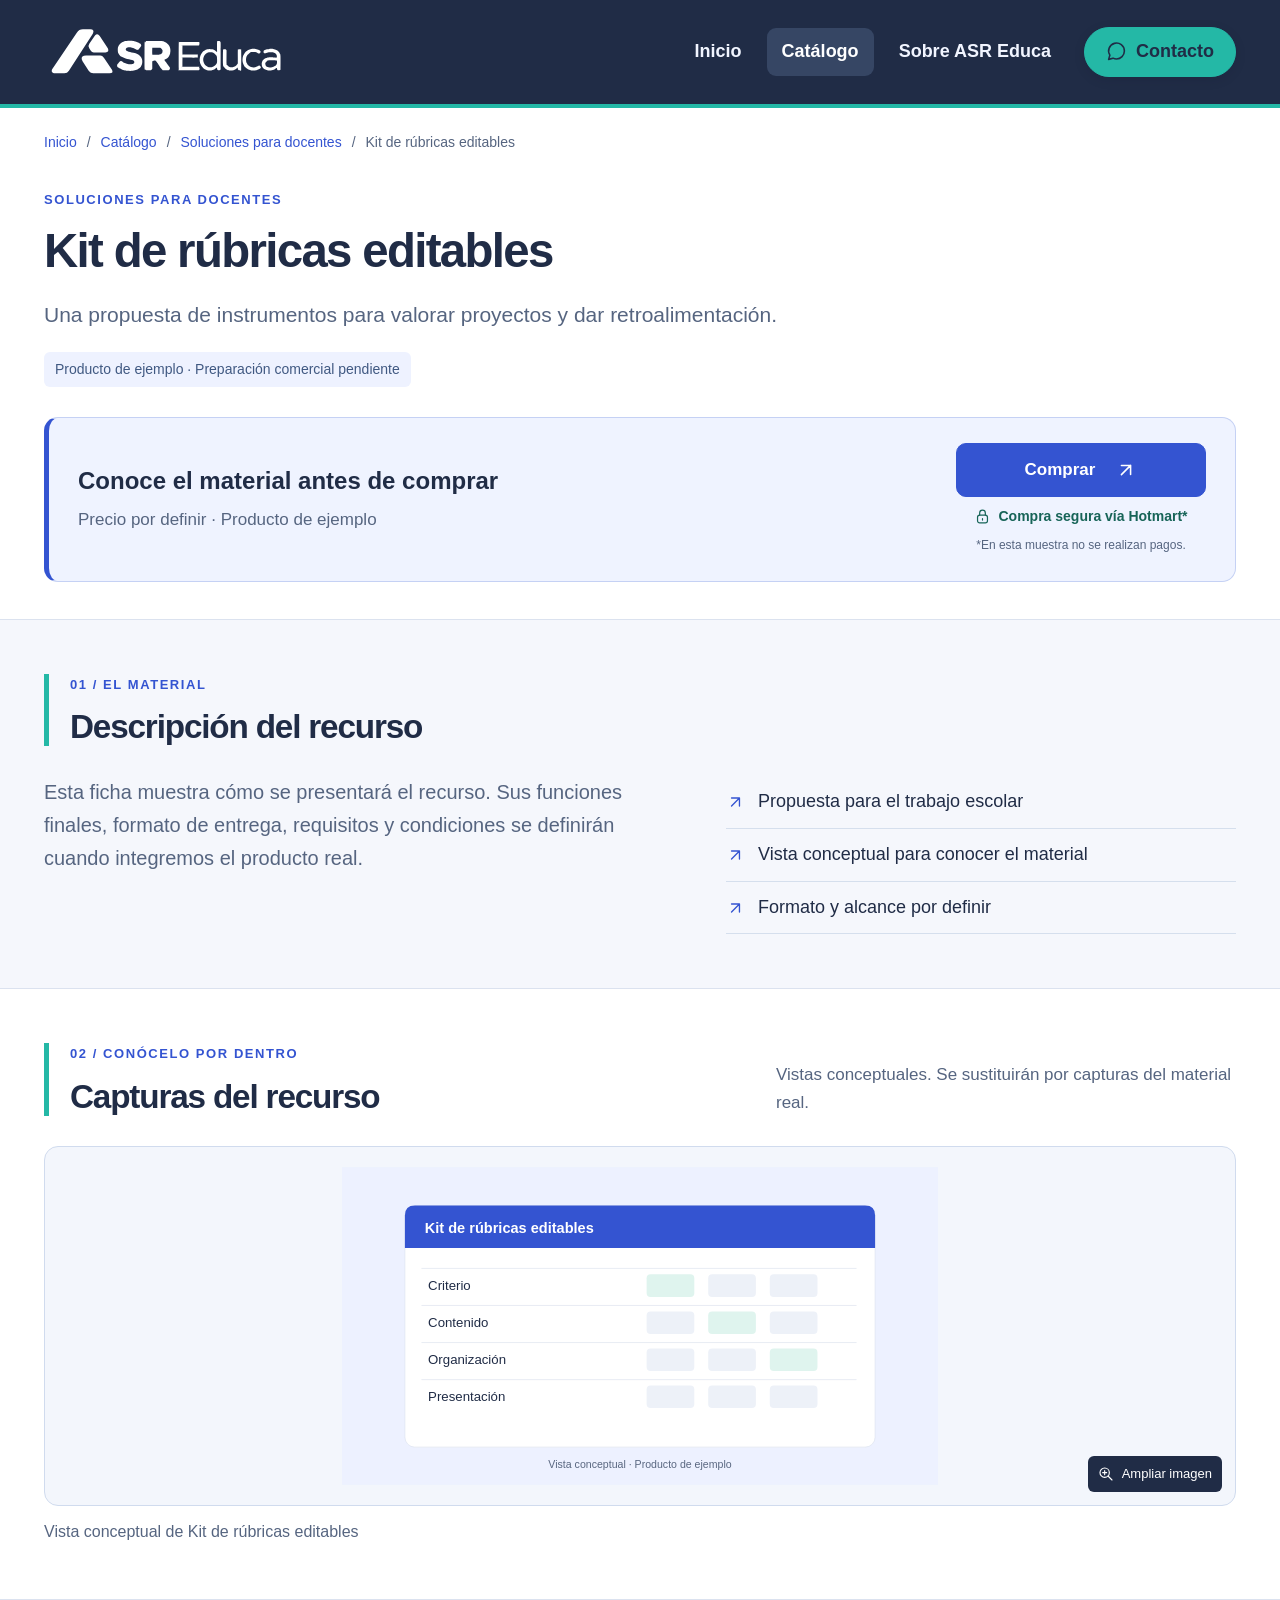
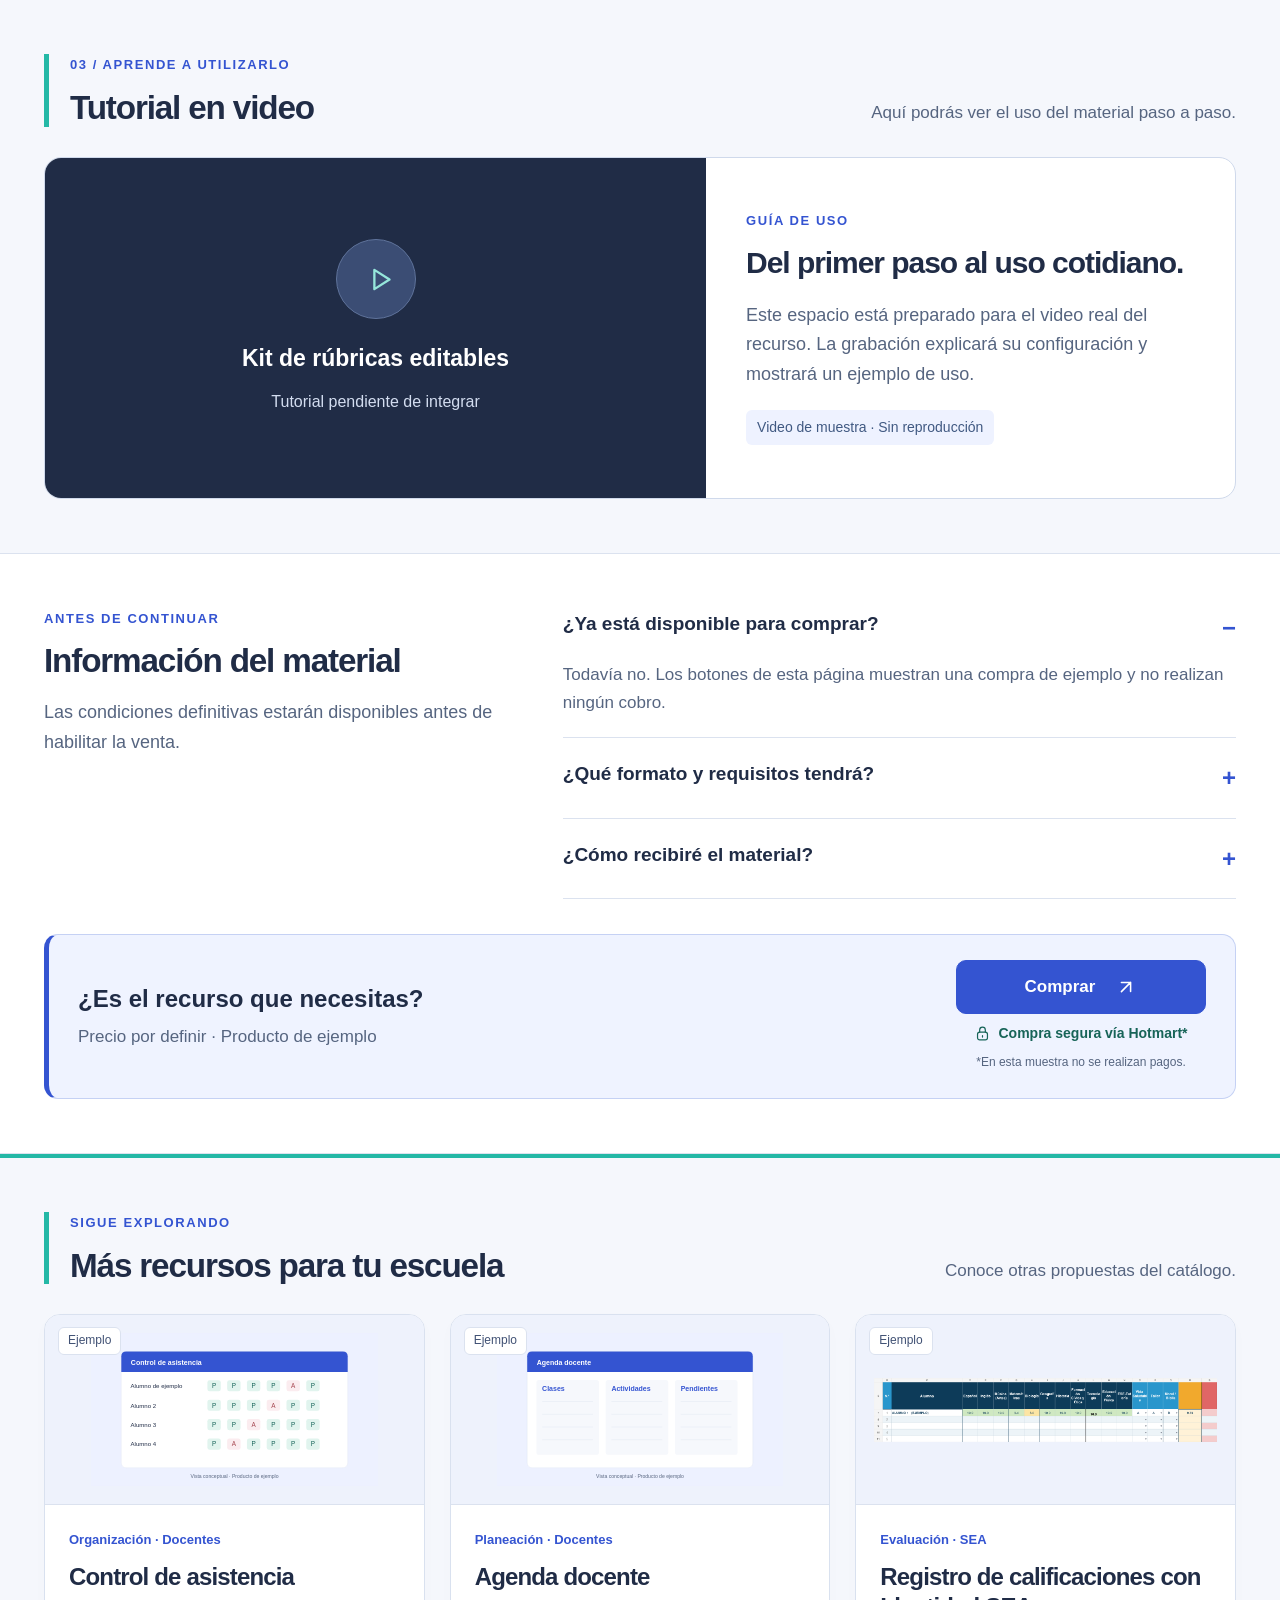
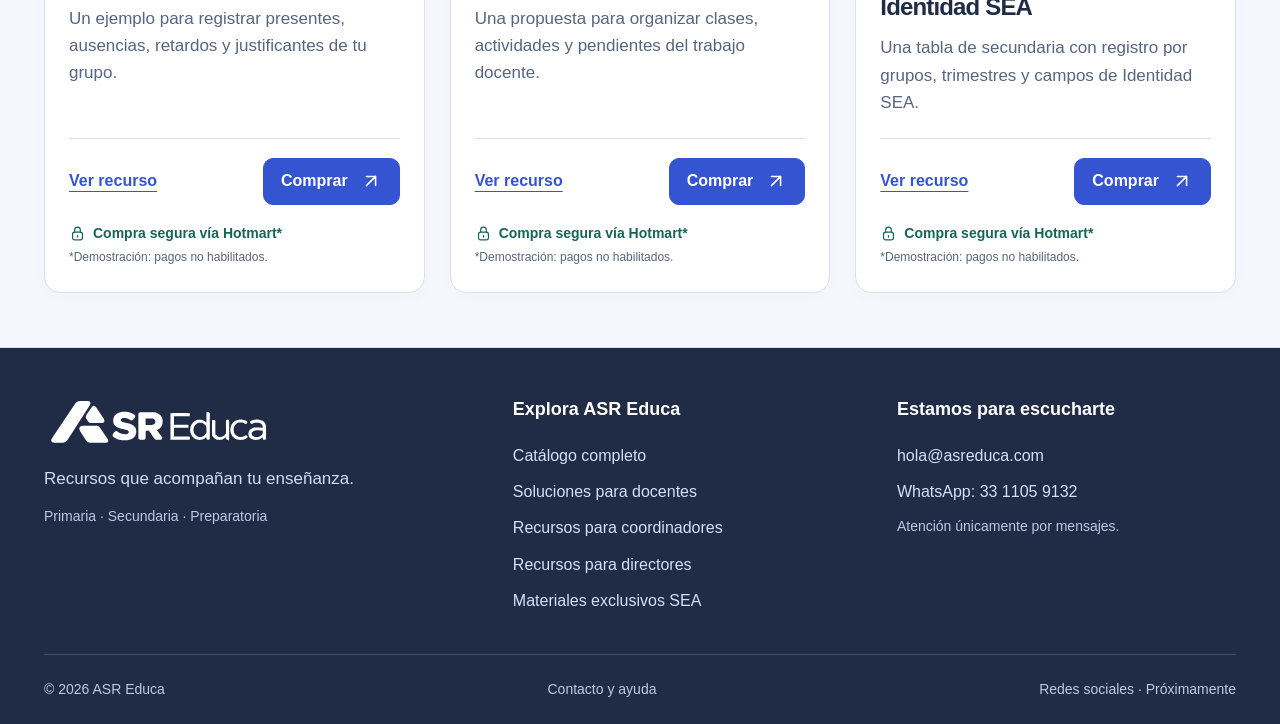
<file: rubricas.html>
<!DOCTYPE html>
<html lang="es"><head><meta charset="UTF-8"><meta name="viewport" content="width=device-width,initial-scale=1"><title>Kit de rúbricas editables | ASR Educa</title><meta name="description" content="Una propuesta de instrumentos para valorar proyectos y dar retroalimentación."><meta name="theme-color" content="#202C46"><meta property="og:title" content="Kit de rúbricas editables | ASR Educa"><meta property="og:description" content="Una propuesta de instrumentos para valorar proyectos y dar retroalimentación."><meta property="og:image" content="https://asreduca.com/assets/icon-512.png"><meta property="og:type" content="website"><link rel="canonical" href="https://asreduca.com/rubricas.html"><link rel="icon" href="assets/icon-32.png"><link rel="apple-touch-icon" href="assets/icon-192.png"><link rel="stylesheet" href="style.css"><script src="catalogo.js" defer></script><script src="script.js" defer></script></head><body><a class="skip" href="#contenido">Saltar al contenido</a><header class="site-header"><div class="wrap navigation"><a class="brand" href="index.html" aria-label="ASR Educa, inicio"><img src="assets/logo-blanco.svg" alt="ASR Educa" width="245" height="59"></a><button class="menu-toggle" type="button" aria-expanded="false" aria-controls="menu">Menú <span aria-hidden="true">☰</span></button><nav id="menu" class="menu" aria-label="Navegación principal"><a href="index.html">Inicio</a><a href="catalogo.html" class="section-active">Catálogo</a><a href="sobre-asr.html">Sobre ASR Educa</a><a class="nav-contact" href="contacto.html"><svg aria-hidden="true" viewBox="0 0 24 24" fill="none" stroke="currentColor" stroke-width="1.8" stroke-linecap="round" stroke-linejoin="round"><path d="M21 11.5a9 9 0 0 1-9 9 9.3 9.3 0 0 1-4-.9L3 21l1.4-4.8A9 9 0 1 1 21 11.5Z"/></svg><span>Contacto</span></a></nav></div></header><main id="contenido"><nav class="wrap breadcrumbs" aria-label="Ruta de navegación"><a href="index.html">Inicio</a><span aria-hidden="true">/</span><a href="catalogo.html">Catálogo</a><span aria-hidden="true">/</span><a href="soluciones-docentes.html">Soluciones para docentes</a><span aria-hidden="true">/</span><span aria-current="page">Kit de rúbricas editables</span></nav><section class="product-lead wrap"><div class="product-heading"><span class="eyebrow">Soluciones para docentes</span><h1>Kit de rúbricas editables</h1><p>Una propuesta de instrumentos para valorar proyectos y dar retroalimentación.</p><span class="example-tag">Producto de ejemplo · Preparación comercial pendiente</span></div><div class="purchase-bar"><div><strong>Conoce el material antes de comprar</strong><span>Precio por definir · Producto de ejemplo</span></div><div class="purchase-action"><button class="button buy-button " type="button" data-buy="rubricas">Comprar<svg aria-hidden="true" viewBox="0 0 24 24" fill="none" stroke="currentColor" stroke-width="1.7" stroke-linecap="round" stroke-linejoin="round"><path d="M7 17 17 7M7 7h10v10"/></svg></button><span class="safe"><svg aria-hidden="true" viewBox="0 0 24 24" fill="none" stroke="currentColor" stroke-width="1.7" stroke-linecap="round" stroke-linejoin="round"><rect x="5" y="10" width="14" height="11" rx="3"/><path d="M8 10V7a4 4 0 0 1 8 0v3m-4 5v2"/></svg>Compra segura vía Hotmart*</span><small>*En esta muestra no se realizan pagos.</small></div></div></section><section class="band description-band"><div class="wrap"><div class="section-heading"><div><span class="eyebrow">01 / El material</span><h2>Descripción del recurso</h2></div></div><div class="description-grid"><p class="description-text">Esta ficha muestra cómo se presentará el recurso. Sus funciones finales, formato de entrega, requisitos y condiciones se definirán cuando integremos el producto real.</p><ul class="feature-list"><li><svg aria-hidden="true" viewBox="0 0 24 24" fill="none" stroke="currentColor" stroke-width="1.7" stroke-linecap="round" stroke-linejoin="round"><path d="M7 17 17 7M7 7h10v10"/></svg>Propuesta para el trabajo escolar</li><li><svg aria-hidden="true" viewBox="0 0 24 24" fill="none" stroke="currentColor" stroke-width="1.7" stroke-linecap="round" stroke-linejoin="round"><path d="M7 17 17 7M7 7h10v10"/></svg>Vista conceptual para conocer el material</li><li><svg aria-hidden="true" viewBox="0 0 24 24" fill="none" stroke="currentColor" stroke-width="1.7" stroke-linecap="round" stroke-linejoin="round"><path d="M7 17 17 7M7 7h10v10"/></svg>Formato y alcance por definir</li></ul></div></div></section><section class="band screenshot-band"><div class="wrap"><div class="section-heading"><div><span class="eyebrow">02 / Conócelo por dentro</span><h2>Capturas del recurso</h2></div><p>Vistas conceptuales. Se sustituirán por capturas del material real.</p></div><div class="gallery single"><figure><button class="gallery-button" type="button" data-image="assets/vista-rubricas.svg" data-title="Vista conceptual de Kit de rúbricas editables" aria-label="Ampliar: Vista conceptual de Kit de rúbricas editables"><img src="assets/vista-rubricas.svg" alt="Vista conceptual de Kit de rúbricas editables" loading="lazy" width="1000" height="550"><span><svg aria-hidden="true" viewBox="0 0 24 24" fill="none" stroke="currentColor" stroke-width="1.7" stroke-linecap="round" stroke-linejoin="round"><circle cx="10" cy="10" r="7"/><path d="m15 15 6 6M7 10h6m-3-3v6"/></svg> Ampliar imagen</span></button><figcaption>Vista conceptual de Kit de rúbricas editables</figcaption></figure></div></div></section><section class="band video-band"><div class="wrap"><div class="section-heading"><div><span class="eyebrow">03 / Aprende a utilizarlo</span><h2>Tutorial en video</h2></div><p>Aquí podrás ver el uso del material paso a paso.</p></div><div class="tutorial"><div class="tutorial-screen"><div class="play-symbol"><svg aria-hidden="true" viewBox="0 0 24 24" fill="none" stroke="currentColor" stroke-width="1.7" stroke-linecap="round" stroke-linejoin="round"><path d="m9 5 11 7-11 7Z"/></svg></div><strong>Kit de rúbricas editables</strong><span>Tutorial pendiente de integrar</span></div><div class="tutorial-copy"><span class="eyebrow">Guía de uso</span><h3>Del primer paso al uso cotidiano.</h3><p>Este espacio está preparado para el video real del recurso. La grabación explicará su configuración y mostrará un ejemplo de uso.</p><span class="example-tag">Video de muestra · Sin reproducción</span></div></div></div></section><section class="band faq-band"><div class="wrap"><div class="faq-layout"><div><span class="eyebrow">Antes de continuar</span><h2>Información del material</h2><p>Las condiciones definitivas estarán disponibles antes de habilitar la venta.</p></div><div><details open><summary>¿Ya está disponible para comprar?</summary><p>Todavía no. Los botones de esta página muestran una compra de ejemplo y no realizan ningún cobro.</p></details><details><summary>¿Qué formato y requisitos tendrá?</summary><p>Confirmaremos el formato, los requisitos y el alcance del soporte al integrar el producto real.</p></details><details><summary>¿Cómo recibiré el material?</summary><p>Cuando se habilite la venta, esta ficha explicará la entrega y el acceso al recurso después del pago.</p></details></div></div><div class="purchase-bar"><div><strong>¿Es el recurso que necesitas?</strong><span>Precio por definir · Producto de ejemplo</span></div><div class="purchase-action"><button class="button buy-button " type="button" data-buy="rubricas">Comprar<svg aria-hidden="true" viewBox="0 0 24 24" fill="none" stroke="currentColor" stroke-width="1.7" stroke-linecap="round" stroke-linejoin="round"><path d="M7 17 17 7M7 7h10v10"/></svg></button><span class="safe"><svg aria-hidden="true" viewBox="0 0 24 24" fill="none" stroke="currentColor" stroke-width="1.7" stroke-linecap="round" stroke-linejoin="round"><rect x="5" y="10" width="14" height="11" rx="3"/><path d="M8 10V7a4 4 0 0 1 8 0v3m-4 5v2"/></svg>Compra segura vía Hotmart*</span><small>*En esta muestra no se realizan pagos.</small></div></div></div></section><section class="band more-band"><div class="wrap"><div class="section-heading"><div><span class="eyebrow">Sigue explorando</span><h2>Más recursos para tu escuela</h2></div><p>Conoce otras propuestas del catálogo.</p></div><div class="product-grid"><article class="product-card" data-card><a class="product-image" href="control-asistencia.html" aria-label="Ver Control de asistencia"><img src="assets/vista-control-asistencia.svg" alt="Vista de Control de asistencia" loading="lazy" width="900" height="480"><span class="image-badge">Ejemplo</span></a><div class="card-content"><span class="product-kind">Organización · Docentes</span><h3><a href="control-asistencia.html">Control de asistencia</a></h3><p>Un ejemplo para registrar presentes, ausencias, retardos y justificantes de tu grupo.</p><div class="card-actions"><a class="details-link" href="control-asistencia.html">Ver recurso</a><button class="button buy-button compact" type="button" data-buy="control-asistencia">Comprar<svg aria-hidden="true" viewBox="0 0 24 24" fill="none" stroke="currentColor" stroke-width="1.7" stroke-linecap="round" stroke-linejoin="round"><path d="M7 17 17 7M7 7h10v10"/></svg></button></div><div class="card-safety"><span class="safe"><svg aria-hidden="true" viewBox="0 0 24 24" fill="none" stroke="currentColor" stroke-width="1.7" stroke-linecap="round" stroke-linejoin="round"><rect x="5" y="10" width="14" height="11" rx="3"/><path d="M8 10V7a4 4 0 0 1 8 0v3m-4 5v2"/></svg>Compra segura vía Hotmart*</span><small>*Demostración: pagos no habilitados.</small></div></div></article><article class="product-card" data-card><a class="product-image" href="agenda-docente.html" aria-label="Ver Agenda docente"><img src="assets/vista-agenda-docente.svg" alt="Vista de Agenda docente" loading="lazy" width="900" height="480"><span class="image-badge">Ejemplo</span></a><div class="card-content"><span class="product-kind">Planeación · Docentes</span><h3><a href="agenda-docente.html">Agenda docente</a></h3><p>Una propuesta para organizar clases, actividades y pendientes del trabajo docente.</p><div class="card-actions"><a class="details-link" href="agenda-docente.html">Ver recurso</a><button class="button buy-button compact" type="button" data-buy="agenda-docente">Comprar<svg aria-hidden="true" viewBox="0 0 24 24" fill="none" stroke="currentColor" stroke-width="1.7" stroke-linecap="round" stroke-linejoin="round"><path d="M7 17 17 7M7 7h10v10"/></svg></button></div><div class="card-safety"><span class="safe"><svg aria-hidden="true" viewBox="0 0 24 24" fill="none" stroke="currentColor" stroke-width="1.7" stroke-linecap="round" stroke-linejoin="round"><rect x="5" y="10" width="14" height="11" rx="3"/><path d="M8 10V7a4 4 0 0 1 8 0v3m-4 5v2"/></svg>Compra segura vía Hotmart*</span><small>*Demostración: pagos no habilitados.</small></div></div></article><article class="product-card" data-card><a class="product-image" href="calificaciones-sea.html" aria-label="Ver Registro de calificaciones con Identidad SEA"><img src="assets/captura-calificaciones.png" alt="Vista de Registro de calificaciones con Identidad SEA" loading="lazy" width="900" height="480"><span class="image-badge">Ejemplo</span></a><div class="card-content"><span class="product-kind">Evaluación · SEA</span><h3><a href="calificaciones-sea.html">Registro de calificaciones con Identidad SEA</a></h3><p>Una tabla de secundaria con registro por grupos, trimestres y campos de Identidad SEA.</p><div class="card-actions"><a class="details-link" href="calificaciones-sea.html">Ver recurso</a><button class="button buy-button compact" type="button" data-buy="calificaciones-sea">Comprar<svg aria-hidden="true" viewBox="0 0 24 24" fill="none" stroke="currentColor" stroke-width="1.7" stroke-linecap="round" stroke-linejoin="round"><path d="M7 17 17 7M7 7h10v10"/></svg></button></div><div class="card-safety"><span class="safe"><svg aria-hidden="true" viewBox="0 0 24 24" fill="none" stroke="currentColor" stroke-width="1.7" stroke-linecap="round" stroke-linejoin="round"><rect x="5" y="10" width="14" height="11" rx="3"/><path d="M8 10V7a4 4 0 0 1 8 0v3m-4 5v2"/></svg>Compra segura vía Hotmart*</span><small>*Demostración: pagos no habilitados.</small></div></div></article></div></div></section></main><footer class="site-footer"><div class="wrap footer-grid"><div><img src="assets/logo-blanco.svg" alt="ASR Educa" width="230" height="55"><p>Recursos que acompañan tu enseñanza.</p><span class="footer-small">Primaria · Secundaria · Preparatoria</span></div><div><strong>Explora ASR Educa</strong><a href="catalogo.html">Catálogo completo</a><a href="soluciones-docentes.html">Soluciones para docentes</a><a href="recursos-coordinadores.html">Recursos para coordinadores</a><a href="recursos-directores.html">Recursos para directores</a><a href="recursos-sea.html">Materiales exclusivos SEA</a></div><div><strong>Estamos para escucharte</strong><a href="mailto:hola@asreduca.com">hola@asreduca.com</a><a href="https://wa.me/523311059132">WhatsApp: 33 1105 9132</a><span class="footer-small">Atención únicamente por mensajes.</span></div></div><div class="wrap footer-bottom"><span>© 2026 ASR Educa</span><a href="contacto.html">Contacto y ayuda</a><span>Redes sociales · Próximamente</span></div></footer><dialog id="purchase-dialog" class="modal"><div class="modal-content"><button type="button" class="close-modal" data-close aria-label="Cerrar">×</button><span class="eyebrow">Vista de ejemplo</span><h2 id="purchase-title">Próximamente en Hotmart</h2><p data-purchase-name></p><p>Este botón muestra dónde comenzará la compra. El producto todavía no está a la venta y no se realizará ningún cobro.</p><p>Cuando esté disponible, continuarás en la página de pago de Hotmart.</p><a class="button" href="contacto.html">Consultar el recurso</a></div></dialog><dialog id="image-dialog" class="image-modal"><div class="image-modal-top"><p id="image-title"></p><button class="close-modal" type="button" data-close aria-label="Cerrar imagen ampliada">×</button></div><img src="assets/logo-principal.svg" alt="" data-full-image></dialog></body></html>
</file>
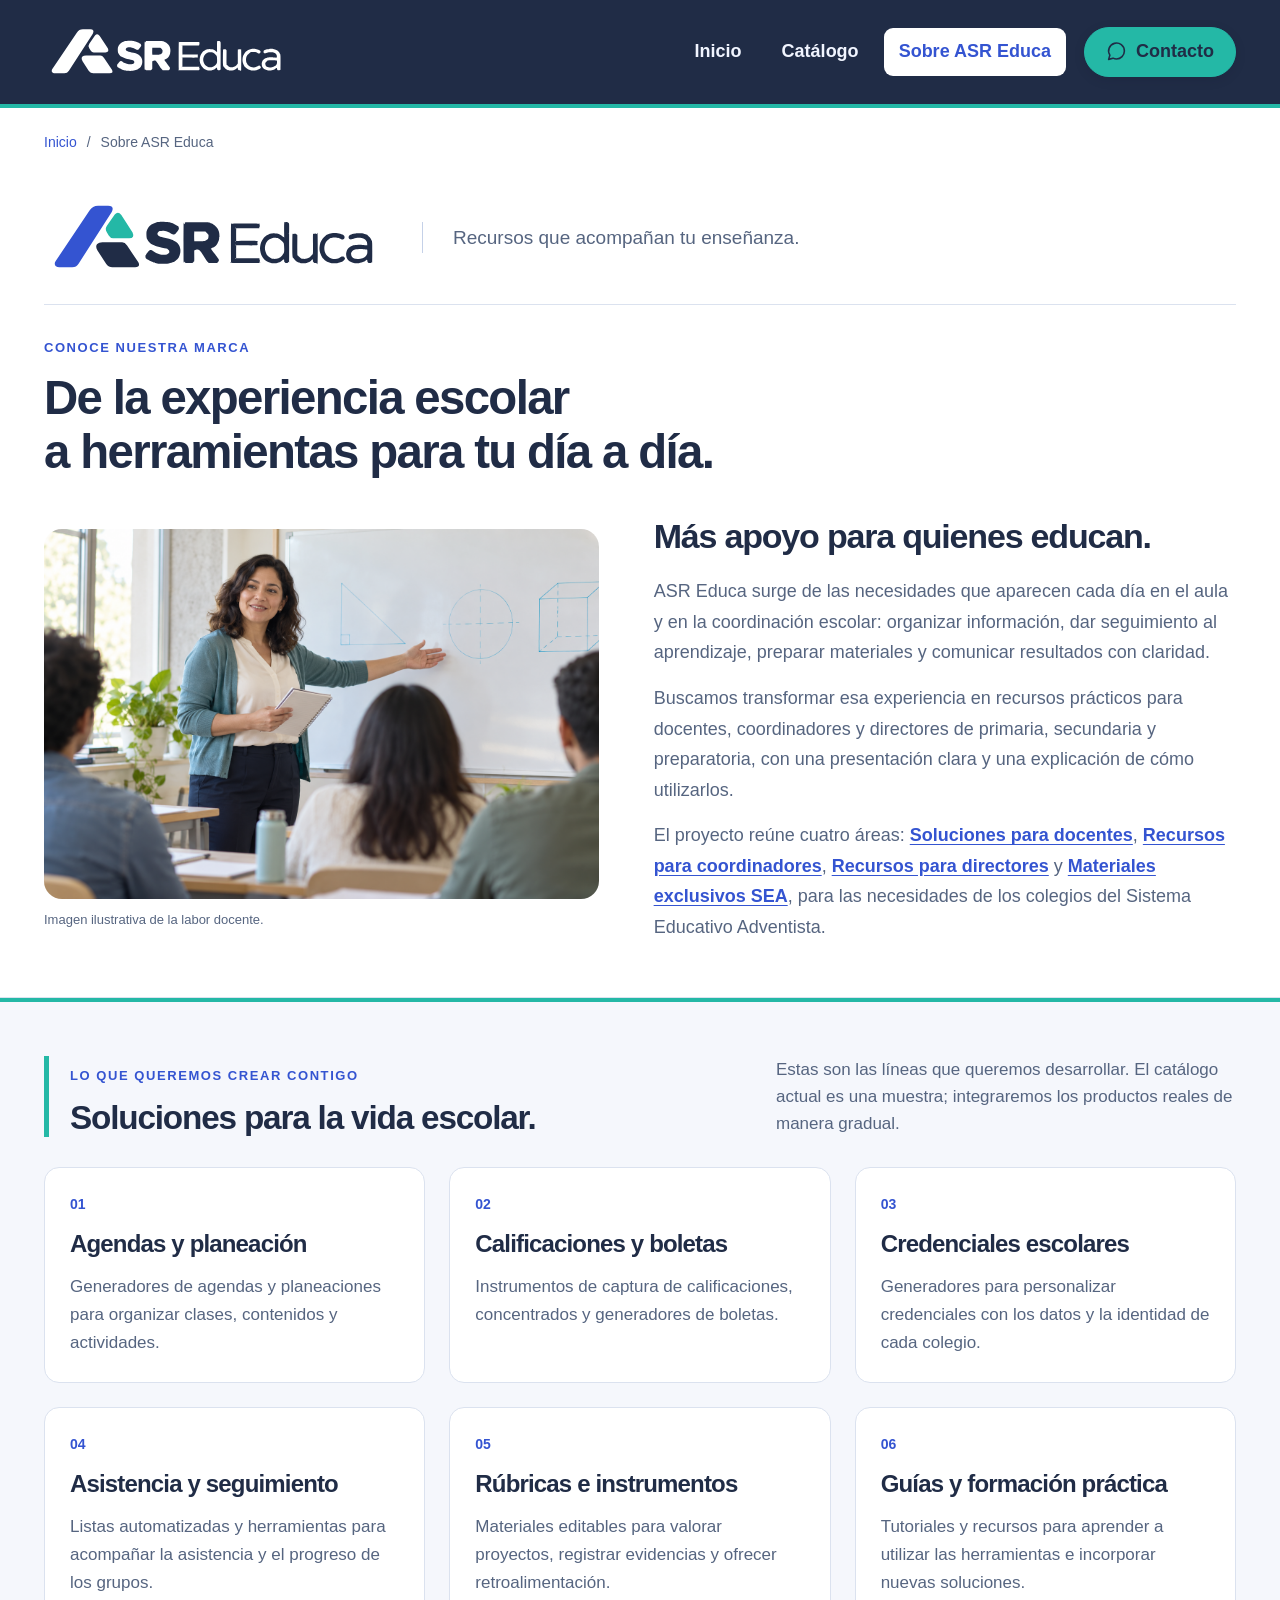
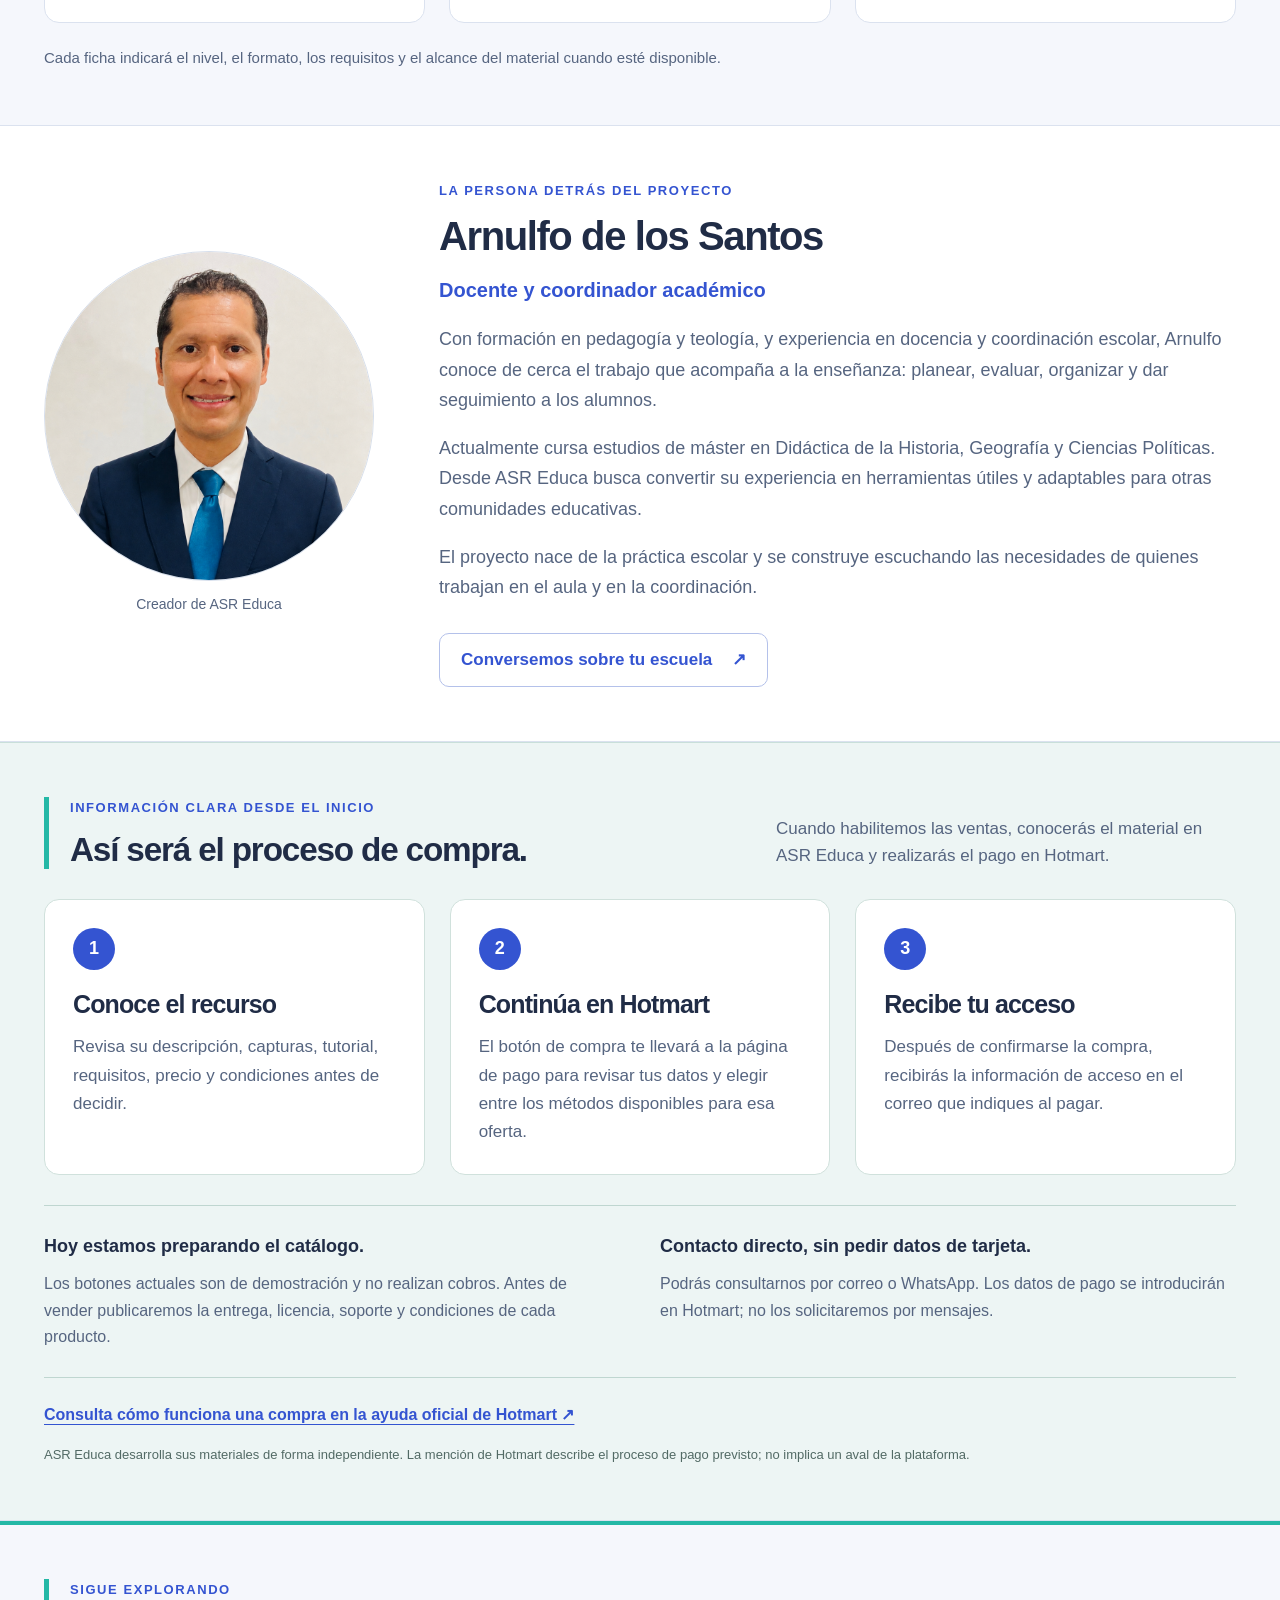
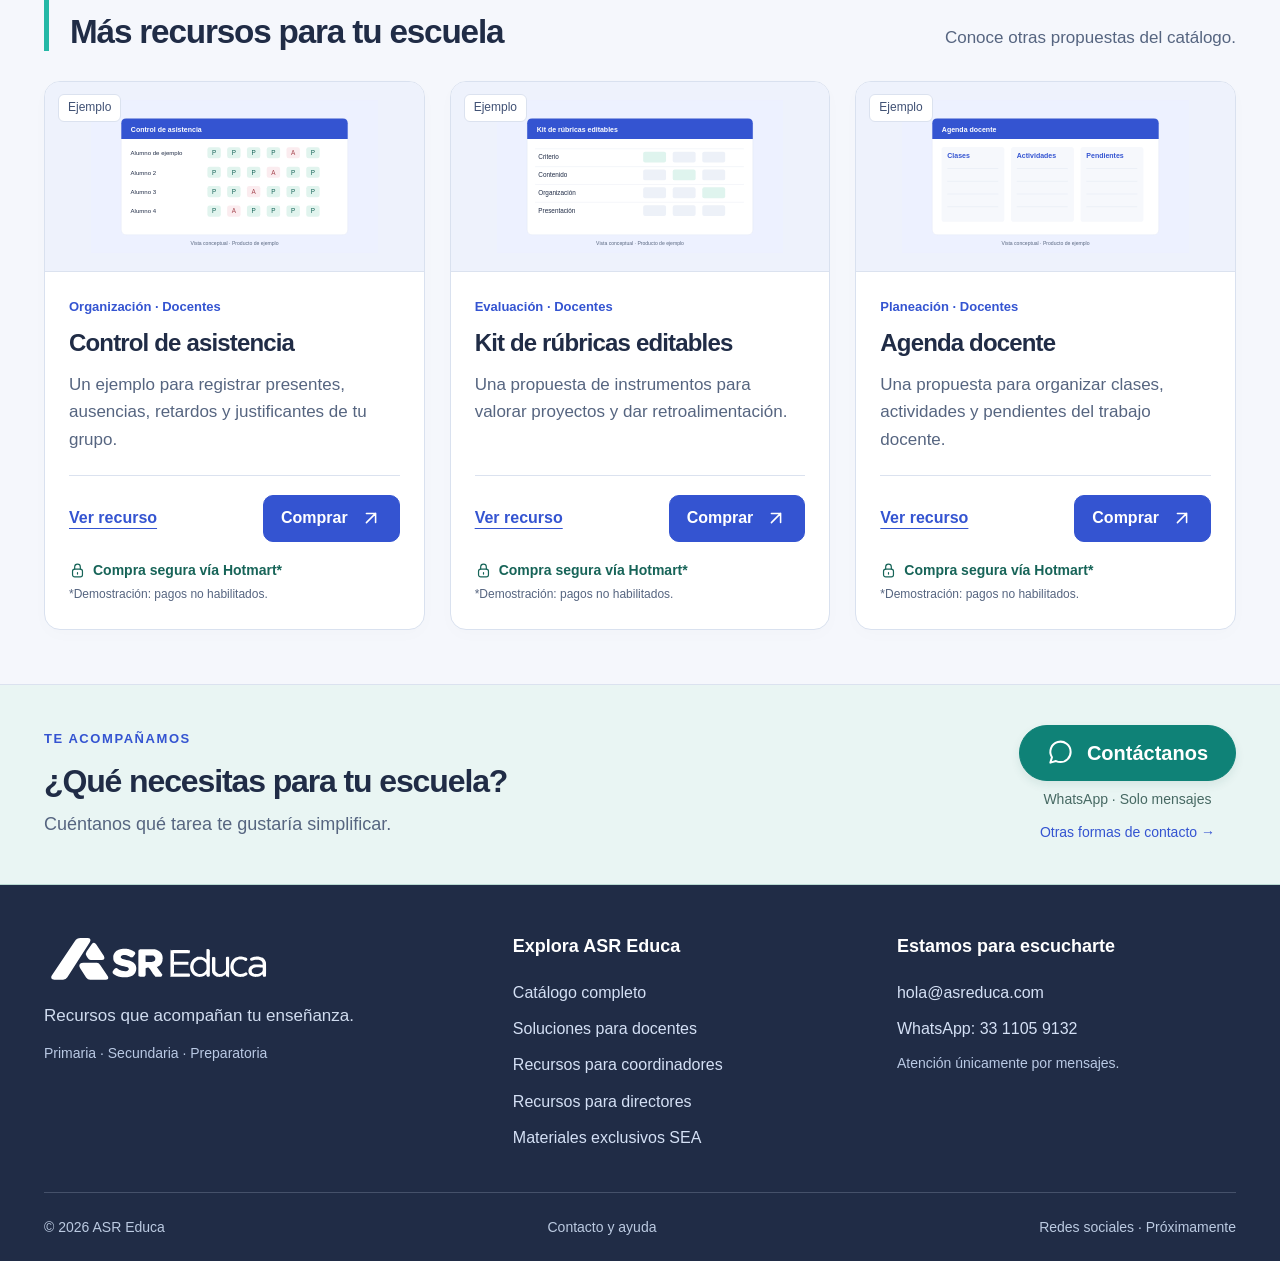
<file: sobre-asr.html>
<!DOCTYPE html>
<html lang="es"><head><meta charset="UTF-8"><meta name="viewport" content="width=device-width,initial-scale=1"><title>Sobre ASR Educa | ASR Educa</title><meta name="description" content="Conoce la experiencia y el propósito detrás de ASR Educa."><meta name="theme-color" content="#202C46"><meta property="og:title" content="Sobre ASR Educa | ASR Educa"><meta property="og:description" content="Conoce la experiencia y el propósito detrás de ASR Educa."><meta property="og:image" content="https://asreduca.com/assets/icon-512.png"><meta property="og:type" content="website"><link rel="canonical" href="https://asreduca.com/sobre-asr.html"><link rel="icon" href="assets/icon-32.png"><link rel="apple-touch-icon" href="assets/icon-192.png"><link rel="stylesheet" href="style.css"><script src="catalogo.js" defer></script><script src="script.js" defer></script></head><body><a class="skip" href="#contenido">Saltar al contenido</a><header class="site-header"><div class="wrap navigation"><a class="brand" href="index.html" aria-label="ASR Educa, inicio"><img src="assets/logo-blanco.svg" alt="ASR Educa" width="245" height="59"></a><button class="menu-toggle" type="button" aria-expanded="false" aria-controls="menu">Menú <span aria-hidden="true">☰</span></button><nav id="menu" class="menu" aria-label="Navegación principal"><a href="index.html">Inicio</a><a href="catalogo.html">Catálogo</a><a href="sobre-asr.html" aria-current="page">Sobre ASR Educa</a><a class="nav-contact" href="contacto.html"><svg aria-hidden="true" viewBox="0 0 24 24" fill="none" stroke="currentColor" stroke-width="1.8" stroke-linecap="round" stroke-linejoin="round"><path d="M21 11.5a9 9 0 0 1-9 9 9.3 9.3 0 0 1-4-.9L3 21l1.4-4.8A9 9 0 1 1 21 11.5Z"/></svg><span>Contacto</span></a></nav></div></header><main id="contenido"><nav class="wrap breadcrumbs" aria-label="Ruta de navegación"><a href="index.html">Inicio</a><span aria-hidden="true">/</span><span aria-current="page">Sobre ASR Educa</span></nav>
<section class="band story-band"><div class="wrap"><div class="story-brand"><img src="assets/logo-principal.svg" alt="ASR Educa" width="340" height="81"><span>Recursos que acompañan tu enseñanza.</span></div><span class="eyebrow">Conoce nuestra marca</span><h1>De la experiencia escolar<br>a herramientas para tu día a día.</h1><div class="story-grid"><figure class="story-photo"><img src="assets/docente-en-clase.png" alt="Escena ilustrativa de una docente guiando una clase" width="1536" height="1024"><figcaption>Imagen ilustrativa de la labor docente.</figcaption></figure><div class="story-copy"><h2>Más apoyo para quienes educan.</h2><p>ASR Educa surge de las necesidades que aparecen cada día en el aula y en la coordinación escolar: organizar información, dar seguimiento al aprendizaje, preparar materiales y comunicar resultados con claridad.</p><p>Buscamos transformar esa experiencia en recursos prácticos para docentes, coordinadores y directores de primaria, secundaria y preparatoria, con una presentación clara y una explicación de cómo utilizarlos.</p><p>El proyecto reúne cuatro áreas: <a href="soluciones-docentes.html">Soluciones para docentes</a>, <a href="recursos-coordinadores.html">Recursos para coordinadores</a>, <a href="recursos-directores.html">Recursos para directores</a> y <a href="recursos-sea.html">Materiales exclusivos SEA</a>, para las necesidades de los colegios del Sistema Educativo Adventista.</p></div></div></div></section>
<section class="band vision-band"><div class="wrap"><div class="section-heading"><div><span class="eyebrow">Lo que queremos crear contigo</span><h2>Soluciones para la vida escolar.</h2></div><p>Estas son las líneas que queremos desarrollar. El catálogo actual es una muestra; integraremos los productos reales de manera gradual.</p></div><div class="vision-grid">
<article><span class="vision-number">01</span><h3>Agendas y planeación</h3><p>Generadores de agendas y planeaciones para organizar clases, contenidos y actividades.</p></article>
<article><span class="vision-number">02</span><h3>Calificaciones y boletas</h3><p>Instrumentos de captura de calificaciones, concentrados y generadores de boletas.</p></article>
<article><span class="vision-number">03</span><h3>Credenciales escolares</h3><p>Generadores para personalizar credenciales con los datos y la identidad de cada colegio.</p></article>
<article><span class="vision-number">04</span><h3>Asistencia y seguimiento</h3><p>Listas automatizadas y herramientas para acompañar la asistencia y el progreso de los grupos.</p></article>
<article><span class="vision-number">05</span><h3>Rúbricas e instrumentos</h3><p>Materiales editables para valorar proyectos, registrar evidencias y ofrecer retroalimentación.</p></article>
<article><span class="vision-number">06</span><h3>Guías y formación práctica</h3><p>Tutoriales y recursos para aprender a utilizar las herramientas e incorporar nuevas soluciones.</p></article></div><p class="vision-note">Cada ficha indicará el nivel, el formato, los requisitos y el alcance del material cuando esté disponible.</p></div></section>
<section class="band founder-band"><div class="wrap founder-grid"><figure class="founder-photo"><img src="assets/arnulfo-de-los-santos.png" alt="Arnulfo de los Santos, creador de ASR Educa" width="926" height="954" loading="lazy"><figcaption>Creador de ASR Educa</figcaption></figure><div class="founder-copy"><span class="eyebrow">La persona detrás del proyecto</span><h2>Arnulfo de los Santos</h2><p class="founder-role">Docente y coordinador académico</p><p>Con formación en pedagogía y teología, y experiencia en docencia y coordinación escolar, Arnulfo conoce de cerca el trabajo que acompaña a la enseñanza: planear, evaluar, organizar y dar seguimiento a los alumnos.</p><p>Actualmente cursa estudios de máster en Didáctica de la Historia, Geografía y Ciencias Políticas. Desde ASR Educa busca convertir su experiencia en herramientas útiles y adaptables para otras comunidades educativas.</p><p>El proyecto nace de la práctica escolar y se construye escuchando las necesidades de quienes trabajan en el aula y en la coordinación.</p><a class="button secondary" href="contacto.html">Conversemos sobre tu escuela <span aria-hidden="true">↗</span></a></div></div></section>
<section class="band confidence-band"><div class="wrap"><div class="section-heading"><div><span class="eyebrow">Información clara desde el inicio</span><h2>Así será el proceso de compra.</h2></div><p>Cuando habilitemos las ventas, conocerás el material en ASR Educa y realizarás el pago en Hotmart.</p></div><div class="purchase-steps"><article><span>1</span><h3>Conoce el recurso</h3><p>Revisa su descripción, capturas, tutorial, requisitos, precio y condiciones antes de decidir.</p></article><article><span>2</span><h3>Continúa en Hotmart</h3><p>El botón de compra te llevará a la página de pago para revisar tus datos y elegir entre los métodos disponibles para esa oferta.</p></article><article><span>3</span><h3>Recibe tu acceso</h3><p>Después de confirmarse la compra, recibirás la información de acceso en el correo que indiques al pagar.</p></article></div><div class="confidence-note"><div><strong>Hoy estamos preparando el catálogo.</strong><p>Los botones actuales son de demostración y no realizan cobros. Antes de vender publicaremos la entrega, licencia, soporte y condiciones de cada producto.</p></div><div><strong>Contacto directo, sin pedir datos de tarjeta.</strong><p>Podrás consultarnos por correo o WhatsApp. Los datos de pago se introducirán en Hotmart; no los solicitaremos por mensajes.</p></div></div><a class="hotmart-help" href="https://help.hotmart.com/es/article/360014492431/-como-comprar-un-producto-en-hotmart-" target="_blank" rel="noopener noreferrer">Consulta cómo funciona una compra en la ayuda oficial de Hotmart ↗</a><p class="confidence-footnote">ASR Educa desarrolla sus materiales de forma independiente. La mención de Hotmart describe el proceso de pago previsto; no implica un aval de la plataforma.</p></div></section><section class="band more-band"><div class="wrap"><div class="section-heading"><div><span class="eyebrow">Sigue explorando</span><h2>Más recursos para tu escuela</h2></div><p>Conoce otras propuestas del catálogo.</p></div><div class="product-grid"><article class="product-card" data-card><a class="product-image" href="control-asistencia.html" aria-label="Ver Control de asistencia"><img src="assets/vista-control-asistencia.svg" alt="Vista de Control de asistencia" loading="lazy" width="900" height="480"><span class="image-badge">Ejemplo</span></a><div class="card-content"><span class="product-kind">Organización · Docentes</span><h3><a href="control-asistencia.html">Control de asistencia</a></h3><p>Un ejemplo para registrar presentes, ausencias, retardos y justificantes de tu grupo.</p><div class="card-actions"><a class="details-link" href="control-asistencia.html">Ver recurso</a><button class="button buy-button compact" type="button" data-buy="control-asistencia">Comprar<svg aria-hidden="true" viewBox="0 0 24 24" fill="none" stroke="currentColor" stroke-width="1.7" stroke-linecap="round" stroke-linejoin="round"><path d="M7 17 17 7M7 7h10v10"/></svg></button></div><div class="card-safety"><span class="safe"><svg aria-hidden="true" viewBox="0 0 24 24" fill="none" stroke="currentColor" stroke-width="1.7" stroke-linecap="round" stroke-linejoin="round"><rect x="5" y="10" width="14" height="11" rx="3"/><path d="M8 10V7a4 4 0 0 1 8 0v3m-4 5v2"/></svg>Compra segura vía Hotmart*</span><small>*Demostración: pagos no habilitados.</small></div></div></article><article class="product-card" data-card><a class="product-image" href="rubricas.html" aria-label="Ver Kit de rúbricas editables"><img src="assets/vista-rubricas.svg" alt="Vista de Kit de rúbricas editables" loading="lazy" width="900" height="480"><span class="image-badge">Ejemplo</span></a><div class="card-content"><span class="product-kind">Evaluación · Docentes</span><h3><a href="rubricas.html">Kit de rúbricas editables</a></h3><p>Una propuesta de instrumentos para valorar proyectos y dar retroalimentación.</p><div class="card-actions"><a class="details-link" href="rubricas.html">Ver recurso</a><button class="button buy-button compact" type="button" data-buy="rubricas">Comprar<svg aria-hidden="true" viewBox="0 0 24 24" fill="none" stroke="currentColor" stroke-width="1.7" stroke-linecap="round" stroke-linejoin="round"><path d="M7 17 17 7M7 7h10v10"/></svg></button></div><div class="card-safety"><span class="safe"><svg aria-hidden="true" viewBox="0 0 24 24" fill="none" stroke="currentColor" stroke-width="1.7" stroke-linecap="round" stroke-linejoin="round"><rect x="5" y="10" width="14" height="11" rx="3"/><path d="M8 10V7a4 4 0 0 1 8 0v3m-4 5v2"/></svg>Compra segura vía Hotmart*</span><small>*Demostración: pagos no habilitados.</small></div></div></article><article class="product-card" data-card><a class="product-image" href="agenda-docente.html" aria-label="Ver Agenda docente"><img src="assets/vista-agenda-docente.svg" alt="Vista de Agenda docente" loading="lazy" width="900" height="480"><span class="image-badge">Ejemplo</span></a><div class="card-content"><span class="product-kind">Planeación · Docentes</span><h3><a href="agenda-docente.html">Agenda docente</a></h3><p>Una propuesta para organizar clases, actividades y pendientes del trabajo docente.</p><div class="card-actions"><a class="details-link" href="agenda-docente.html">Ver recurso</a><button class="button buy-button compact" type="button" data-buy="agenda-docente">Comprar<svg aria-hidden="true" viewBox="0 0 24 24" fill="none" stroke="currentColor" stroke-width="1.7" stroke-linecap="round" stroke-linejoin="round"><path d="M7 17 17 7M7 7h10v10"/></svg></button></div><div class="card-safety"><span class="safe"><svg aria-hidden="true" viewBox="0 0 24 24" fill="none" stroke="currentColor" stroke-width="1.7" stroke-linecap="round" stroke-linejoin="round"><rect x="5" y="10" width="14" height="11" rx="3"/><path d="M8 10V7a4 4 0 0 1 8 0v3m-4 5v2"/></svg>Compra segura vía Hotmart*</span><small>*Demostración: pagos no habilitados.</small></div></div></article></div></div></section><section class="contact-band"><div class="wrap contact-inner"><div><span class="eyebrow">Te acompañamos</span><h2>¿Qué necesitas para tu escuela?</h2><p>Cuéntanos qué tarea te gustaría simplificar.</p></div><div class="contact-options"><a class="contact-pill" href="https://wa.me/523311059132" aria-label="Contáctanos por WhatsApp"><svg aria-hidden="true" viewBox="0 0 24 24" fill="none" stroke="currentColor" stroke-width="1.8" stroke-linecap="round" stroke-linejoin="round"><path d="M21 11.5a9 9 0 0 1-9 9 9.3 9.3 0 0 1-4-.9L3 21l1.4-4.8A9 9 0 1 1 21 11.5Z"/></svg><span>Contáctanos</span></a><small>WhatsApp · Solo mensajes</small><a class="other-contact" href="contacto.html">Otras formas de contacto →</a></div></div></section></main><footer class="site-footer"><div class="wrap footer-grid"><div><img src="assets/logo-blanco.svg" alt="ASR Educa" width="230" height="55"><p>Recursos que acompañan tu enseñanza.</p><span class="footer-small">Primaria · Secundaria · Preparatoria</span></div><div><strong>Explora ASR Educa</strong><a href="catalogo.html">Catálogo completo</a><a href="soluciones-docentes.html">Soluciones para docentes</a><a href="recursos-coordinadores.html">Recursos para coordinadores</a><a href="recursos-directores.html">Recursos para directores</a><a href="recursos-sea.html">Materiales exclusivos SEA</a></div><div><strong>Estamos para escucharte</strong><a href="mailto:hola@asreduca.com">hola@asreduca.com</a><a href="https://wa.me/523311059132">WhatsApp: 33 1105 9132</a><span class="footer-small">Atención únicamente por mensajes.</span></div></div><div class="wrap footer-bottom"><span>© 2026 ASR Educa</span><a href="contacto.html">Contacto y ayuda</a><span>Redes sociales · Próximamente</span></div></footer><dialog id="purchase-dialog" class="modal"><div class="modal-content"><button type="button" class="close-modal" data-close aria-label="Cerrar">×</button><span class="eyebrow">Vista de ejemplo</span><h2 id="purchase-title">Próximamente en Hotmart</h2><p data-purchase-name></p><p>Este botón muestra dónde comenzará la compra. El producto todavía no está a la venta y no se realizará ningún cobro.</p><p>Cuando esté disponible, continuarás en la página de pago de Hotmart.</p><a class="button" href="contacto.html">Consultar el recurso</a></div></dialog><dialog id="image-dialog" class="image-modal"><div class="image-modal-top"><p id="image-title"></p><button class="close-modal" type="button" data-close aria-label="Cerrar imagen ampliada">×</button></div><img src="assets/logo-principal.svg" alt="" data-full-image></dialog></body></html>
</file>
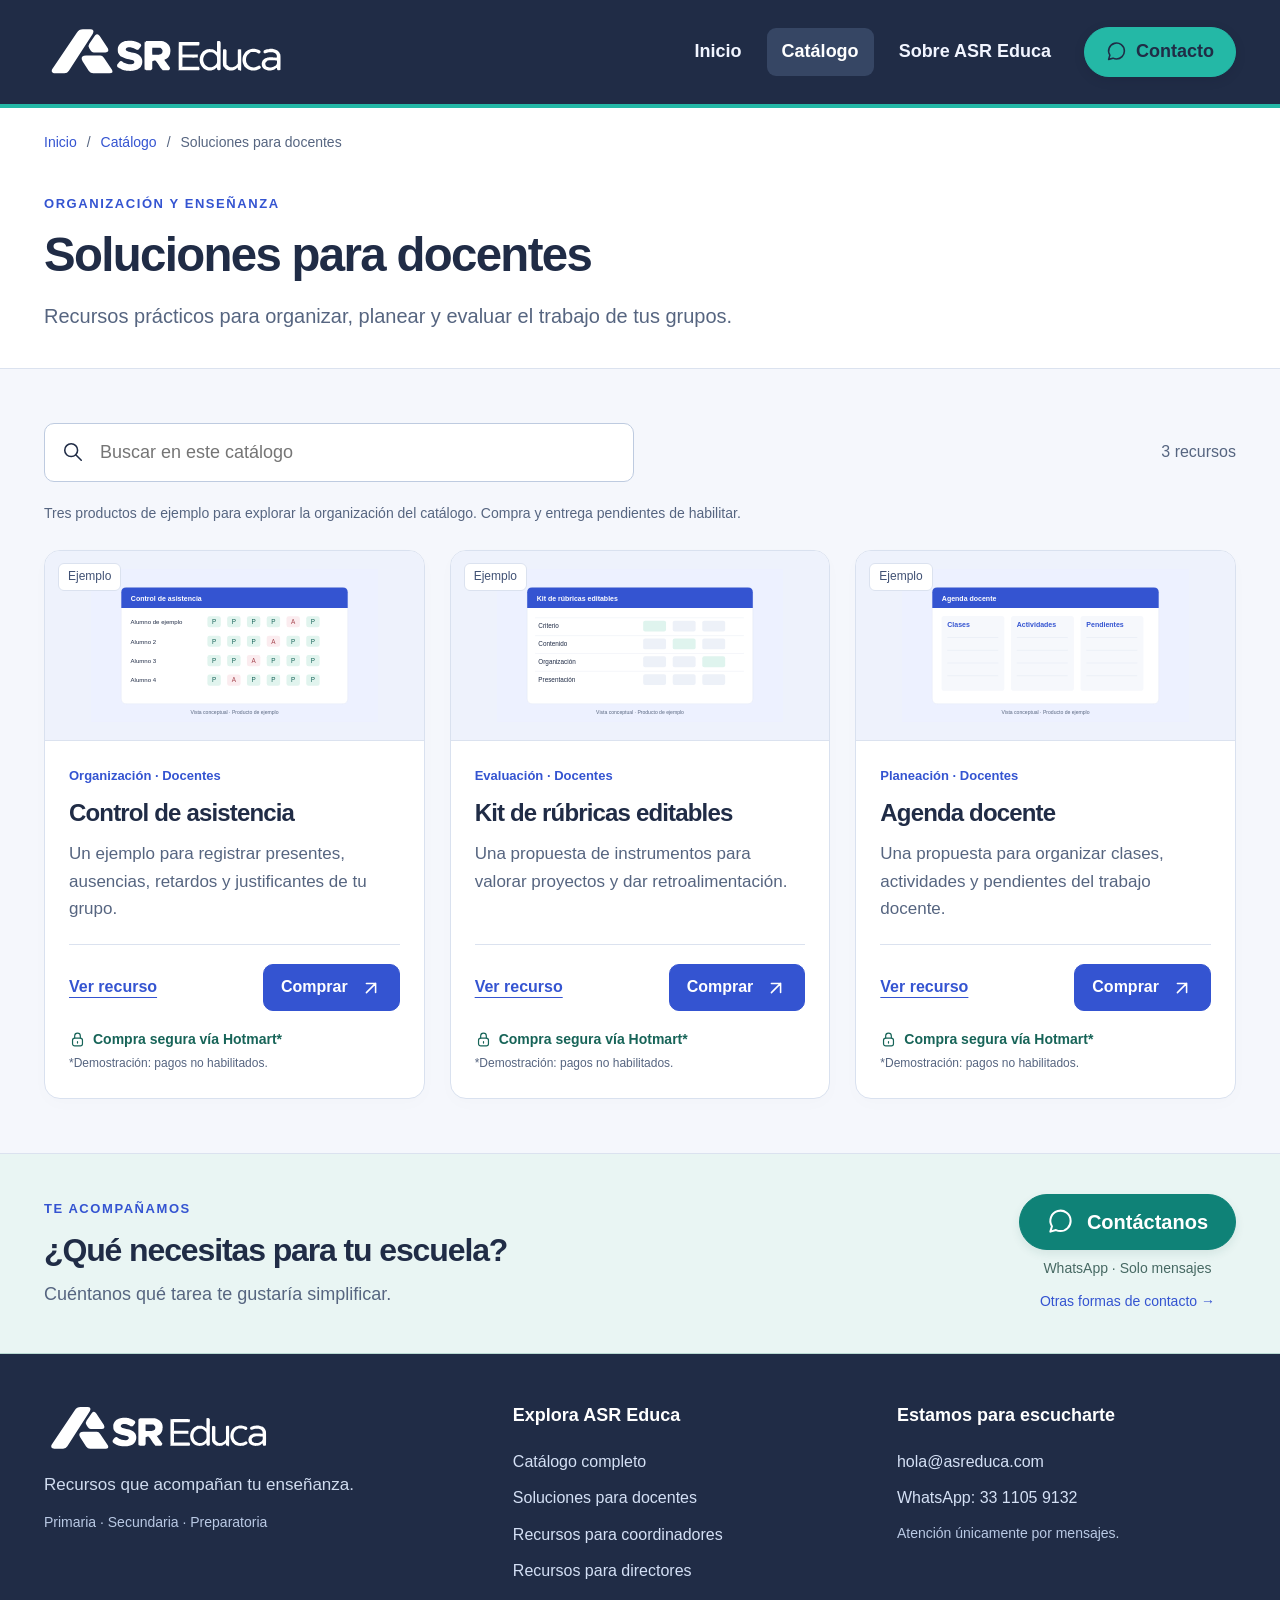
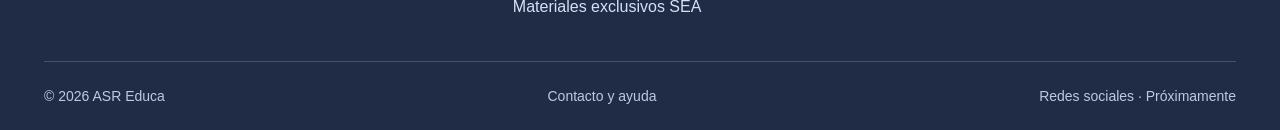
<file: soluciones-docentes.html>
<!DOCTYPE html>
<html lang="es"><head><meta charset="UTF-8"><meta name="viewport" content="width=device-width,initial-scale=1"><title>Soluciones para docentes | ASR Educa</title><meta name="description" content="Explora soluciones para docentes en ASR Educa."><meta name="theme-color" content="#202C46"><meta property="og:title" content="Soluciones para docentes | ASR Educa"><meta property="og:description" content="Explora soluciones para docentes en ASR Educa."><meta property="og:image" content="https://asreduca.com/assets/icon-512.png"><meta property="og:type" content="website"><link rel="canonical" href="https://asreduca.com/soluciones-docentes.html"><link rel="icon" href="assets/icon-32.png"><link rel="apple-touch-icon" href="assets/icon-192.png"><link rel="stylesheet" href="style.css"><script src="catalogo.js" defer></script><script src="script.js" defer></script></head><body><a class="skip" href="#contenido">Saltar al contenido</a><header class="site-header"><div class="wrap navigation"><a class="brand" href="index.html" aria-label="ASR Educa, inicio"><img src="assets/logo-blanco.svg" alt="ASR Educa" width="245" height="59"></a><button class="menu-toggle" type="button" aria-expanded="false" aria-controls="menu">Menú <span aria-hidden="true">☰</span></button><nav id="menu" class="menu" aria-label="Navegación principal"><a href="index.html">Inicio</a><a href="catalogo.html" class="section-active">Catálogo</a><a href="sobre-asr.html">Sobre ASR Educa</a><a class="nav-contact" href="contacto.html"><svg aria-hidden="true" viewBox="0 0 24 24" fill="none" stroke="currentColor" stroke-width="1.8" stroke-linecap="round" stroke-linejoin="round"><path d="M21 11.5a9 9 0 0 1-9 9 9.3 9.3 0 0 1-4-.9L3 21l1.4-4.8A9 9 0 1 1 21 11.5Z"/></svg><span>Contacto</span></a></nav></div></header><main id="contenido"><nav class="wrap breadcrumbs" aria-label="Ruta de navegación"><a href="index.html">Inicio</a><span aria-hidden="true">/</span><a href="catalogo.html">Catálogo</a><span aria-hidden="true">/</span><span aria-current="page">Soluciones para docentes</span></nav><section class="catalog-intro wrap"><span class="eyebrow">Organización y enseñanza</span><h1>Soluciones para docentes</h1><p>Recursos prácticos para organizar, planear y evaluar el trabajo de tus grupos.</p></section><section class="band catalog-band"><div class="wrap" data-catalog><div class="catalog-toolbar"><label class="search"><svg aria-hidden="true" viewBox="0 0 24 24" fill="none" stroke="currentColor" stroke-width="1.7" stroke-linecap="round" stroke-linejoin="round"><circle cx="10" cy="10" r="7"/><path d="m15 15 6 6"/></svg><input type="search" aria-label="Buscar recursos" placeholder="Buscar en este catálogo"></label><span data-result-count role="status">3 recursos</span></div><p class="catalog-disclaimer">Tres productos de ejemplo para explorar la organización del catálogo. Compra y entrega pendientes de habilitar.</p><div class="product-grid"><article class="product-card" data-card><a class="product-image" href="control-asistencia.html" aria-label="Ver Control de asistencia"><img src="assets/vista-control-asistencia.svg" alt="Vista de Control de asistencia" loading="lazy" width="900" height="480"><span class="image-badge">Ejemplo</span></a><div class="card-content"><span class="product-kind">Organización · Docentes</span><h3><a href="control-asistencia.html">Control de asistencia</a></h3><p>Un ejemplo para registrar presentes, ausencias, retardos y justificantes de tu grupo.</p><div class="card-actions"><a class="details-link" href="control-asistencia.html">Ver recurso</a><button class="button buy-button compact" type="button" data-buy="control-asistencia">Comprar<svg aria-hidden="true" viewBox="0 0 24 24" fill="none" stroke="currentColor" stroke-width="1.7" stroke-linecap="round" stroke-linejoin="round"><path d="M7 17 17 7M7 7h10v10"/></svg></button></div><div class="card-safety"><span class="safe"><svg aria-hidden="true" viewBox="0 0 24 24" fill="none" stroke="currentColor" stroke-width="1.7" stroke-linecap="round" stroke-linejoin="round"><rect x="5" y="10" width="14" height="11" rx="3"/><path d="M8 10V7a4 4 0 0 1 8 0v3m-4 5v2"/></svg>Compra segura vía Hotmart*</span><small>*Demostración: pagos no habilitados.</small></div></div></article><article class="product-card" data-card><a class="product-image" href="rubricas.html" aria-label="Ver Kit de rúbricas editables"><img src="assets/vista-rubricas.svg" alt="Vista de Kit de rúbricas editables" loading="lazy" width="900" height="480"><span class="image-badge">Ejemplo</span></a><div class="card-content"><span class="product-kind">Evaluación · Docentes</span><h3><a href="rubricas.html">Kit de rúbricas editables</a></h3><p>Una propuesta de instrumentos para valorar proyectos y dar retroalimentación.</p><div class="card-actions"><a class="details-link" href="rubricas.html">Ver recurso</a><button class="button buy-button compact" type="button" data-buy="rubricas">Comprar<svg aria-hidden="true" viewBox="0 0 24 24" fill="none" stroke="currentColor" stroke-width="1.7" stroke-linecap="round" stroke-linejoin="round"><path d="M7 17 17 7M7 7h10v10"/></svg></button></div><div class="card-safety"><span class="safe"><svg aria-hidden="true" viewBox="0 0 24 24" fill="none" stroke="currentColor" stroke-width="1.7" stroke-linecap="round" stroke-linejoin="round"><rect x="5" y="10" width="14" height="11" rx="3"/><path d="M8 10V7a4 4 0 0 1 8 0v3m-4 5v2"/></svg>Compra segura vía Hotmart*</span><small>*Demostración: pagos no habilitados.</small></div></div></article><article class="product-card" data-card><a class="product-image" href="agenda-docente.html" aria-label="Ver Agenda docente"><img src="assets/vista-agenda-docente.svg" alt="Vista de Agenda docente" loading="lazy" width="900" height="480"><span class="image-badge">Ejemplo</span></a><div class="card-content"><span class="product-kind">Planeación · Docentes</span><h3><a href="agenda-docente.html">Agenda docente</a></h3><p>Una propuesta para organizar clases, actividades y pendientes del trabajo docente.</p><div class="card-actions"><a class="details-link" href="agenda-docente.html">Ver recurso</a><button class="button buy-button compact" type="button" data-buy="agenda-docente">Comprar<svg aria-hidden="true" viewBox="0 0 24 24" fill="none" stroke="currentColor" stroke-width="1.7" stroke-linecap="round" stroke-linejoin="round"><path d="M7 17 17 7M7 7h10v10"/></svg></button></div><div class="card-safety"><span class="safe"><svg aria-hidden="true" viewBox="0 0 24 24" fill="none" stroke="currentColor" stroke-width="1.7" stroke-linecap="round" stroke-linejoin="round"><rect x="5" y="10" width="14" height="11" rx="3"/><path d="M8 10V7a4 4 0 0 1 8 0v3m-4 5v2"/></svg>Compra segura vía Hotmart*</span><small>*Demostración: pagos no habilitados.</small></div></div></article></div><p class="empty-state" data-empty hidden>No encontramos coincidencias. Prueba con otra palabra.</p></div></section><section class="contact-band"><div class="wrap contact-inner"><div><span class="eyebrow">Te acompañamos</span><h2>¿Qué necesitas para tu escuela?</h2><p>Cuéntanos qué tarea te gustaría simplificar.</p></div><div class="contact-options"><a class="contact-pill" href="https://wa.me/523311059132" aria-label="Contáctanos por WhatsApp"><svg aria-hidden="true" viewBox="0 0 24 24" fill="none" stroke="currentColor" stroke-width="1.8" stroke-linecap="round" stroke-linejoin="round"><path d="M21 11.5a9 9 0 0 1-9 9 9.3 9.3 0 0 1-4-.9L3 21l1.4-4.8A9 9 0 1 1 21 11.5Z"/></svg><span>Contáctanos</span></a><small>WhatsApp · Solo mensajes</small><a class="other-contact" href="contacto.html">Otras formas de contacto →</a></div></div></section></main><footer class="site-footer"><div class="wrap footer-grid"><div><img src="assets/logo-blanco.svg" alt="ASR Educa" width="230" height="55"><p>Recursos que acompañan tu enseñanza.</p><span class="footer-small">Primaria · Secundaria · Preparatoria</span></div><div><strong>Explora ASR Educa</strong><a href="catalogo.html">Catálogo completo</a><a href="soluciones-docentes.html">Soluciones para docentes</a><a href="recursos-coordinadores.html">Recursos para coordinadores</a><a href="recursos-directores.html">Recursos para directores</a><a href="recursos-sea.html">Materiales exclusivos SEA</a></div><div><strong>Estamos para escucharte</strong><a href="mailto:hola@asreduca.com">hola@asreduca.com</a><a href="https://wa.me/523311059132">WhatsApp: 33 1105 9132</a><span class="footer-small">Atención únicamente por mensajes.</span></div></div><div class="wrap footer-bottom"><span>© 2026 ASR Educa</span><a href="contacto.html">Contacto y ayuda</a><span>Redes sociales · Próximamente</span></div></footer><dialog id="purchase-dialog" class="modal"><div class="modal-content"><button type="button" class="close-modal" data-close aria-label="Cerrar">×</button><span class="eyebrow">Vista de ejemplo</span><h2 id="purchase-title">Próximamente en Hotmart</h2><p data-purchase-name></p><p>Este botón muestra dónde comenzará la compra. El producto todavía no está a la venta y no se realizará ningún cobro.</p><p>Cuando esté disponible, continuarás en la página de pago de Hotmart.</p><a class="button" href="contacto.html">Consultar el recurso</a></div></dialog><dialog id="image-dialog" class="image-modal"><div class="image-modal-top"><p id="image-title"></p><button class="close-modal" type="button" data-close aria-label="Cerrar imagen ampliada">×</button></div><img src="assets/logo-principal.svg" alt="" data-full-image></dialog></body></html>
</file>
<file: style.css>
:root{--blue:#3454d1;--blue-dark:#263da5;--teal:#24b8a6;--night:#202c46;--muted:#566580;--paper:#f5f7fc;--line:#dbe2ef;--mint:#e5f6f2;--radius:20px}*{box-sizing:border-box}html{scroll-behavior:smooth;scroll-padding-top:125px}body{margin:0;color:var(--night);font-family:Inter,"Segoe UI",Arial,sans-serif;font-size:18px;line-height:1.65;background:white;-webkit-font-smoothing:antialiased}button,input{font:inherit}button,a{-webkit-tap-highlight-color:transparent}button{cursor:pointer}a{color:inherit;text-decoration:none}a:hover{text-decoration:none}a:focus-visible,button:focus-visible,summary:focus-visible{outline:3px solid var(--teal);outline-offset:5px}h1,h2,h3,p{margin:0}h1,h2,h3{line-height:1.14;letter-spacing:-.035em}h1{font-size:clamp(38px,3.7vw,62px)}h2{font-size:clamp(30px,2.6vw,42px)}h3{font-size:25px}p{color:var(--muted)}img{display:block;max-width:100%}svg{width:22px;height:22px;flex-shrink:0}button{color:inherit}[hidden]{display:none!important}.wrap{width:calc(100% - 88px);max-width:1680px;margin-inline:auto}.skip{position:fixed;top:-100px;left:20px;padding:15px;background:white;color:var(--blue);z-index:100}.skip:focus{top:10px}.site-header{position:sticky;top:0;z-index:30;background:var(--night);border-bottom:4px solid var(--teal)}.navigation{display:flex;align-items:center;justify-content:space-between;gap:28px;min-height:104px}.brand{display:block;width:245px;flex-shrink:0}.brand img{width:100%;height:auto}.menu{display:flex;align-items:center;gap:8px;font-size:17px;font-weight:650}.menu a{padding:12px 13px;color:#f1f5ff;border-radius:9px;line-height:1.3}.menu a:hover{background:#344360;color:white}.menu a[aria-current=page]{background:white;color:var(--blue)}.menu .nav-contact{border:1px solid #70809f;margin-left:8px}.menu-toggle{display:none;border:1px solid #657695;background:transparent;color:white;padding:9px 15px;border-radius:9px;font-size:17px}.button{display:inline-flex;justify-content:center;align-items:center;gap:20px;background:var(--blue);border:1px solid var(--blue);padding:14px 21px;border-radius:10px;color:white;line-height:1.4;font-weight:700;font-size:17px;transition:background .18s,transform .18s;min-height:52px}.button:hover{background:var(--blue-dark);transform:translateY(-2px)}.button.secondary{background:transparent;color:var(--blue);border-color:#b4c1ea}.button.secondary:hover{background:#edf1ff}.button.white{background:white;color:var(--blue);border-color:white}.button.compact{font-size:16px;padding:11px 17px;min-height:47px;gap:12px}.hero-band{display:grid;grid-template-columns:1.1fr 1fr;background:var(--blue);position:relative;border-bottom:1px solid var(--line);overflow:hidden}.hero-copy{padding:56px clamp(30px,4vw,72px) 47px;color:white;position:relative;background:linear-gradient(120deg,#263fba,#3454d1)}.hero-label{font-size:13px;font-weight:700;letter-spacing:.1em;display:block;color:#c5eceb;margin-bottom:22px}.hero-copy h1{font-size:clamp(37px,3.5vw,60px);max-width:850px;font-weight:730;line-height:1.12}.hero-copy>p{color:white;font-size:22px;margin:25px 0 28px}.hero-levels{display:flex;flex-wrap:wrap;gap:13px;margin-top:27px;font-size:15px;color:#e4eaff}.hero-levels span{color:#6de0ce}.hero-photo{position:relative;min-height:480px}.hero-photo>img{width:100%;height:100%;position:absolute;inset:0;object-fit:cover;object-position:62% center}.hero-photo>span{position:absolute;bottom:26px;right:26px;left:26px;background:rgba(255,255,255,.94);padding:13px 18px;border-left:4px solid var(--teal);font-size:17px;font-weight:600;color:var(--night)}.band{padding:54px 0;border-bottom:1px solid var(--line)}.eyebrow{display:block;font-size:13px;letter-spacing:.12em;font-weight:750;text-transform:uppercase;color:var(--blue);margin-bottom:13px}.section-heading{display:flex;justify-content:space-between;align-items:end;gap:35px;margin-bottom:30px;padding-left:21px;border-left:5px solid var(--teal)}.section-heading>p{max-width:460px;font-size:17px;line-height:1.6}.catalogs-band{background:white}.category-grid{display:grid;grid-template-columns:1fr 1fr;gap:26px}.category{background:#f0f3ff;border:1px solid #d1dafa;border-radius:var(--radius);padding:29px;display:flex;align-items:start;gap:24px;transition:transform .18s,border .18s}.category:hover{transform:translateY(-3px);border-color:var(--blue)}.category-symbol{background:white;color:var(--blue);width:66px;height:66px;border-radius:16px;display:grid;place-items:center;flex-shrink:0}.category-symbol svg{width:30px;height:30px}.category h3{font-size:29px}.category p{font-size:17px;margin-top:13px;max-width:600px}.category div>span{display:block;font-weight:700;color:var(--blue);margin-top:20px;font-size:16px}.sea-category{background:var(--mint);border-color:#c7e6de}.sea-category .category-symbol{color:#116b60}.sea-category div>span{color:#126c60}.featured-band{background:var(--paper)}.product-grid{display:grid;grid-template-columns:repeat(3,minmax(0,1fr));gap:25px}.product-card{min-width:0;border:1px solid #d9e1ef;border-radius:16px;background:white;overflow:hidden;display:flex;flex-direction:column;box-shadow:0 5px 18px #202c4604}.product-image{height:190px;position:relative;background:#eef2fc;padding:18px;border-bottom:1px solid var(--line);display:block;overflow:hidden}.product-image img{width:100%;height:100%;object-fit:contain;transition:transform .2s}.product-image:hover img{transform:scale(1.025)}.image-badge{position:absolute;left:13px;top:12px;font-size:12px;background:white;color:#405174;border:1px solid var(--line);border-radius:6px;padding:3px 9px}.card-content{padding:24px;display:flex;flex-direction:column;flex:1}.product-kind{font-size:13px;color:var(--blue);font-weight:650;display:block;margin-bottom:11px}.card-content h3{font-size:24px;line-height:1.24;margin-bottom:13px}.card-content h3 a:hover{color:var(--blue)}.card-content>p{font-size:17px;line-height:1.6;margin-bottom:22px}.card-actions{display:flex;align-items:center;justify-content:space-between;gap:15px;margin-top:auto;padding-top:19px;border-top:1px solid var(--line)}.details-link{font-size:16px;font-weight:700;color:var(--blue);text-decoration:underline;text-underline-offset:5px}.card-safety{margin-top:17px;display:flex;flex-direction:column;gap:3px}.safe{font-size:14px;font-weight:600;color:#176458;display:flex;align-items:center;gap:7px}.safe svg{height:17px;width:17px}.card-safety small,.purchase-action small{font-size:12px;color:var(--muted)}.catalog-disclaimer{font-size:14px;margin-top:23px;color:var(--muted)}.contact-band{padding:40px 0;background:#e9f5f3;border-bottom:1px solid #b9d9d2}.contact-inner{display:flex;align-items:center;justify-content:space-between;gap:30px}.contact-inner h2{font-size:32px}.contact-inner p{margin-top:11px}.site-footer{background:var(--night);color:white;padding:47px 0 22px}.footer-grid{display:grid;grid-template-columns:1.25fr 1fr 1fr;gap:45px;padding-bottom:30px}.footer-grid img{margin-bottom:15px}.footer-grid p{font-size:17px;color:#d0dcef;margin-bottom:12px}.footer-grid strong{display:block;font-size:18px;margin-bottom:18px}.footer-grid a{display:block;font-size:16px;color:#d4e0f5;margin:10px 0}.footer-grid a:hover{text-decoration:underline;color:white}.footer-small{font-size:14px;color:#b9c9e4;display:block}.footer-bottom{display:flex;justify-content:space-between;gap:25px;border-top:1px solid #45516a;padding-top:23px;font-size:14px;color:#bbcae1}.breadcrumbs{display:flex;gap:10px;align-items:center;flex-wrap:wrap;padding-block:23px;font-size:14px;color:var(--muted)}.breadcrumbs a{color:var(--blue)}.catalog-intro{padding-top:16px;padding-bottom:35px}.catalog-intro>p{font-size:20px;max-width:1000px;margin-top:18px}.catalog-band{background:var(--paper);border-top:1px solid var(--line)}.catalog-toolbar{display:flex;align-items:center;justify-content:space-between;gap:25px;margin-bottom:20px}.catalog-toolbar>span{font-size:16px;color:var(--muted);white-space:nowrap}.search{display:flex;gap:14px;align-items:center;border:1px solid #becbe0;background:white;border-radius:10px;padding:13px 17px;width:min(100%,590px)}.search input{border:0;outline:0;width:100%;background:transparent;font-size:18px;color:var(--night)}.search:focus-within{outline:2px solid var(--blue);outline-offset:2px}.catalog-band .catalog-disclaimer{margin:0 0 25px}.empty-state{padding:30px;background:white;border:1px solid var(--line);border-radius:12px}.product-lead{padding-bottom:37px}.product-heading{max-width:1200px;padding:12px 0 30px}.product-heading>p{font-size:21px;max-width:1100px;margin-top:20px}.example-tag{display:inline-block;font-size:14px;color:#405982;background:#eef2ff;padding:6px 11px;border-radius:6px;margin-top:20px}.purchase-bar{background:#eff3ff;border:1px solid #c5d1f4;border-left:5px solid var(--blue);border-radius:14px;padding:25px 29px;display:flex;align-items:center;justify-content:space-between;gap:30px}.purchase-bar strong{font-size:24px;line-height:1.3;display:block}.purchase-bar>div>span{display:block;color:var(--muted);margin-top:9px;font-size:17px}.purchase-action{display:flex;flex-direction:column;align-items:center;gap:8px;min-width:250px}.purchase-action .button{width:100%}.purchase-action .safe{margin:0;color:#176458;font-size:14px}.description-band{background:var(--paper);border-top:1px solid var(--line)}.description-grid{display:grid;grid-template-columns:1.2fr 1fr;gap:70px}.description-text{font-size:20px;max-width:850px}.feature-list{margin:0;padding:0;list-style:none}.feature-list li{display:flex;align-items:center;gap:13px;font-size:18px;padding:11px 0;border-bottom:1px solid #d5dfed}.feature-list li svg{color:var(--blue);width:19px}.screenshot-band{background:white}.gallery{display:grid;grid-template-columns:1fr 1fr;gap:27px}.gallery.single{grid-template-columns:1fr}.gallery figure{margin:0;min-width:0}.gallery-button{display:flex;align-items:center;justify-content:center;position:relative;width:100%;height:320px;background:#f3f6fc;border:1px solid #d0dbee;border-radius:14px;padding:20px;overflow:hidden}.gallery-button>img{width:100%;height:100%;object-fit:contain}.gallery-button>span{position:absolute;bottom:13px;right:13px;display:flex;align-items:center;gap:8px;background:var(--night);border-radius:6px;padding:7px 10px;color:white;font-size:13px}.gallery-button>span svg{width:16px;height:16px}.gallery.single .gallery-button{height:360px}.gallery figcaption{font-size:16px;margin-top:13px;color:var(--muted)}.video-band{background:var(--paper)}.tutorial{display:grid;grid-template-columns:1.25fr 1fr;border:1px solid #cfd9eb;border-radius:17px;overflow:hidden;background:white}.tutorial-screen{min-height:340px;padding:35px;background:var(--night);color:white;display:flex;align-items:center;justify-content:center;flex-direction:column;text-align:center;gap:15px}.play-symbol{display:grid;place-items:center;width:80px;height:80px;background:#3b4d74;color:#96e7db;border:1px solid #5f739b;border-radius:50%;margin-bottom:10px}.play-symbol svg{width:33px;height:33px;margin-left:5px}.tutorial-screen strong{font-size:23px;max-width:600px;line-height:1.3}.tutorial-screen>span{font-size:16px;color:#d3ddf0}.tutorial-copy{padding:40px;align-self:center}.tutorial-copy h3{font-size:30px;line-height:1.2;margin-bottom:20px}.tutorial-copy p{font-size:18px}.faq-band{background:white}.faq-layout{display:grid;grid-template-columns:.8fr 1.2fr;gap:70px;margin-bottom:35px}.faq-layout h2{margin-bottom:18px}.faq-layout>div>p{font-size:18px;max-width:500px}details{border-bottom:1px solid var(--line);padding:20px 0}details:first-child{padding-top:0}summary{font-size:19px;font-weight:650;cursor:pointer;display:flex;justify-content:space-between;gap:20px;list-style:none}summary::-webkit-details-marker{display:none}summary:after{content:'+';color:var(--blue);font-size:24px}details[open] summary:after{content:'−'}details p{font-size:17px;margin-top:14px}.more-band{background:var(--paper);border-top:4px solid var(--teal)}.about-band{background:white}.about-band h1{max-width:1100px}.about-grid{display:grid;grid-template-columns:1fr 1fr;gap:55px;align-items:center;margin-top:35px}.about-visual img{border-radius:18px}.about-text h2{margin-bottom:22px}.about-text p{font-size:19px;margin:18px 0}.about-text strong{display:block;font-size:21px;margin-top:25px}.about-text>span{font-size:16px;color:var(--muted)}.contact-page h1{max-width:1000px}.contact-page>.wrap>p{font-size:20px;margin-top:18px}.contact-grid{display:grid;grid-template-columns:1fr 1fr;gap:28px;margin-top:35px}.contact-grid article{border:1px solid var(--line);padding:30px;background:var(--paper);border-radius:15px}.contact-grid a{display:block;font-size:23px;color:var(--blue);font-weight:650;margin:23px 0 14px}.modal{border:0;border-radius:18px;padding:0;width:min(620px,calc(100% - 36px));color:var(--night);box-shadow:0 20px 100px #0004}.modal::backdrop,.image-modal::backdrop{background:#111c33c9}.modal-content{padding:42px;position:relative}.modal h2{font-size:31px;margin-bottom:22px}.modal p{font-size:18px;margin:16px 0}.modal .button{margin-top:15px}.close-modal{background:#e9eef8;color:var(--night);border:0;border-radius:50%;width:43px;height:43px;font-size:28px;line-height:1;display:grid;place-items:center}.modal .close-modal{position:absolute;right:14px;top:14px}.modal .eyebrow{padding-right:28px}.image-modal{border:0;background:#f7f9fe;border-radius:15px;padding:19px;width:min(1500px,calc(100% - 32px));max-height:93vh}.image-modal-top{display:flex;align-items:center;justify-content:space-between;gap:20px;margin-bottom:16px}.image-modal-top p{font-size:18px;font-weight:600}.image-modal>img{max-height:calc(93vh - 100px);width:100%;object-fit:contain}.sr-only{position:absolute;width:1px;height:1px;padding:0;margin:-1px;overflow:hidden;clip:rect(0,0,0,0)}
/* Demostración de asistencia, sin datos reales ni almacenamiento. */
.demo-band{background:#eaf1ff}.demo-layout{display:grid;grid-template-columns:minmax(0,1fr) 290px;gap:28px;align-items:start}.sheet{border:1px solid var(--line);background:white;border-radius:14px;overflow:hidden}.sheet-top{padding:22px;display:flex;align-items:center;justify-content:space-between;gap:15px;border-bottom:1px solid var(--line)}.sheet-mark{display:flex;align-items:center;gap:14px}.sheet-mark>span{background:var(--blue);color:white;border-radius:9px;padding:6px 13px}.sheet-mark strong{font-size:18px;display:block}.sheet-mark small{font-size:14px;color:var(--muted)}.pill{font-size:13px;background:var(--mint);color:#176458;padding:5px 10px;border-radius:20px}.sheet-context{padding:18px 22px;display:flex;justify-content:space-between;gap:10px;font-size:15px}.sheet-context span{color:var(--muted)}.attendance{border-collapse:collapse;width:100%;table-layout:fixed}.attendance th{background:#f0f4fc;font-size:15px;color:var(--muted);font-weight:600;padding:12px 5px}.attendance th:first-child,.attendance td:first-child{text-align:left;width:43%;padding-left:22px}.attendance td{text-align:center;border-bottom:1px solid #e7edf6;padding:12px 5px;font-size:16px}.initial{display:inline-grid;place-items:center;width:28px;height:28px;border-radius:50%;background:#edf1fa;font-size:10px;margin-right:9px}.state{border:0;border-radius:8px;width:35px;height:35px;display:inline-grid;place-items:center;font-size:15px;font-weight:650}.p{background:#dff3ec;color:#176458}.a{background:#fbe8ec;color:#a24451}.r{background:#fff0cf;color:#805d16}.j{background:#e6edff;color:#3454b5}.sheet-bottom{padding:16px 22px;font-size:13px;color:var(--muted)}.legend{display:flex;gap:14px;flex-wrap:wrap}.demo-controls{padding:5px 22px 20px}.mini-button{border:1px solid #bfcee7;background:white;padding:9px 13px;border-radius:8px;font-size:14px}.demo-summary{background:var(--night);color:white;border-radius:14px;padding:25px}.demo-summary h3{font-size:23px}.demo-summary>p{font-size:16px;color:#c1d1ed;margin:13px 0 19px}.stat{display:flex;justify-content:space-between;gap:20px;border-top:1px solid #455677;padding:11px 0;font-size:17px}.stat b{color:#79dfcc;font-size:21px}.demo-summary small{font-size:13px;color:#c1d1ed;margin-top:15px;display:block}.noscript-note{padding:15px;font-size:14px}
@media(min-width:1800px){.hero-band{grid-template-columns:1.1fr 1fr}.hero-copy{padding-left:max(64px,calc((100vw - 1680px)/2))}.hero-photo{min-height:540px}}
@media(max-width:1230px){.wrap{width:calc(100% - 56px)}.brand{width:210px}.navigation{gap:20px}.menu{font-size:15px;gap:4px}.menu a{padding:12px 9px}.hero-copy{padding:42px 30px}.hero-copy h1{font-size:41px}.hero-copy>p{font-size:20px}.category{padding:25px;gap:17px}.category h3{font-size:26px}.card-content{padding:21px}.card-content h3{font-size:23px}.card-content>p{font-size:16px}.card-actions{gap:9px}.card-actions .button{font-size:15px;padding:11px 13px}.details-link{font-size:15px}}
@media(max-width:1000px){.navigation{flex-wrap:wrap;padding:19px 0;min-height:90px}.menu{width:100%;justify-content:space-between;font-size:16px;gap:7px}.menu a{padding:10px 12px}.hero-band{grid-template-columns:1.1fr 1fr}.hero-copy h1{font-size:36px}.hero-label{font-size:11px}.hero-photo{min-height:460px}.hero-copy>p{font-size:19px}.product-grid{gap:20px}.product-image{height:155px;padding:13px}.card-content h3{font-size:22px}.card-content{padding:18px}.card-actions{flex-direction:column;align-items:stretch}.card-actions .details-link{padding-bottom:9px;text-align:center}.category-symbol{width:50px;height:50px}.category h3{font-size:25px}.description-grid{gap:35px}.tutorial-copy{padding:28px}.tutorial-copy h3{font-size:27px}.footer-grid{gap:28px}.footer-grid a{font-size:15px}.section-heading>p{max-width:360px}.demo-layout{grid-template-columns:minmax(0,1fr) 230px}.sheet-mark small{font-size:12px}.sheet-context{font-size:13px}.attendance td{font-size:14px}.initial{display:none}}
@media(max-width:760px){body{font-size:17px}.wrap{width:calc(100% - 36px)}.site-header{border-bottom-width:3px}.navigation{min-height:83px;gap:15px;padding-block:16px}.brand{width:205px}.js .menu-toggle{display:block}.menu{flex-wrap:wrap;justify-content:start;padding-top:12px;gap:9px}.js .menu{display:none}.js .menu.open{display:flex}.menu a{font-size:16px;padding:11px 12px}.menu .nav-contact{margin-left:0}.hero-band{grid-template-columns:1fr}.hero-copy{padding:37px 23px 30px}.hero-copy h1{font-size:clamp(35px,7.6vw,49px)}.hero-copy>p{font-size:20px;margin:23px 0}.hero-label{font-size:11px;letter-spacing:.06em}.hero-levels{font-size:14px;margin-top:24px}.hero-photo{min-height:240px;max-height:290px}.hero-photo img{object-position:60% 43%}.hero-photo>span{font-size:15px;bottom:16px;left:18px;right:18px;padding:10px 13px}.band{padding:38px 0}.section-heading{display:block;margin-bottom:25px;padding-left:16px}.section-heading h2{font-size:31px}.section-heading>p{margin-top:15px;max-width:100%;font-size:17px}.eyebrow{font-size:12px}.category-grid{grid-template-columns:1fr;gap:18px}.category{padding:24px 22px;gap:18px}.category h3{font-size:26px}.category p{font-size:16px}.category div>span{font-size:15px}.category-symbol{width:51px;height:51px}.product-grid{grid-template-columns:1fr 1fr;gap:17px}.card-content h3{font-size:22px}.card-content>p{font-size:16px}.product-image{height:160px}.card-content{padding:19px}.card-actions .button{font-size:16px}.card-safety .safe{font-size:12px}.card-safety small{font-size:11px}.contact-inner{align-items:start;flex-direction:column;gap:23px}.contact-inner h2{font-size:30px}.footer-grid{grid-template-columns:1fr 1fr;gap:29px}.footer-grid>div:first-child{grid-column:1/-1}.footer-grid strong{font-size:17px}.footer-grid a{font-size:15px}.footer-bottom{flex-wrap:wrap;justify-content:start;gap:13px 25px;font-size:13px}.breadcrumbs{font-size:13px;padding-block:20px;gap:7px}.catalog-intro{padding-top:8px}.catalog-intro h1{font-size:38px}.catalog-intro>p{font-size:19px}.search input{font-size:17px}.catalog-toolbar{gap:15px}.catalog-toolbar>span{font-size:14px}.product-heading{padding:10px 0 25px}.product-heading h1{font-size:37px}.product-heading>p{font-size:20px}.example-tag{font-size:13px}.purchase-bar{padding:23px;display:block}.purchase-bar strong{font-size:24px}.purchase-bar>div>span{font-size:16px}.purchase-action{margin-top:23px;min-width:0;align-items:start}.purchase-action .safe{font-size:14px}.description-grid,.faq-layout{grid-template-columns:1fr;gap:25px}.description-text{font-size:19px}.feature-list li{font-size:17px}.gallery{grid-template-columns:1fr;gap:24px}.gallery-button{height:240px;padding:12px}.gallery.single .gallery-button{height:270px}.gallery figcaption{font-size:15px}.tutorial{grid-template-columns:1fr}.tutorial-screen{min-height:270px;padding:27px}.tutorial-copy{padding:27px}.tutorial-copy p{font-size:17px}.faq-layout h2{font-size:31px}.faq-layout>div>p{font-size:17px}summary{font-size:18px}details p{font-size:17px}.about-grid{grid-template-columns:1fr;gap:26px}.about-band h1{font-size:37px}.about-text p{font-size:18px}.contact-page h1{font-size:37px}.contact-grid{grid-template-columns:1fr;gap:20px}.contact-grid article{padding:25px}.contact-grid a{font-size:22px}.demo-layout{grid-template-columns:1fr}.sheet-top{padding:16px;gap:10px}.sheet-mark strong{font-size:16px}.sheet-mark>span{display:none}.sheet-context{padding:16px;font-size:12px}.attendance th:first-child,.attendance td:first-child{width:39%;padding-left:12px}.attendance th{font-size:12px}.attendance td{font-size:13px}.state{width:29px;height:31px;font-size:14px}.sheet-bottom{padding:16px;font-size:12px}.legend{gap:8px}.demo-controls{padding-left:16px}.modal-content{padding:37px 25px 28px}.modal h2{font-size:29px}.image-modal-top p{font-size:15px}.image-modal{padding:13px}.close-modal{width:37px;height:37px}}
@media(max-width:530px){.product-grid{grid-template-columns:1fr}.product-image{height:200px}.card-content{padding:23px}.card-content h3{font-size:25px}.card-content>p{font-size:17px}.card-actions{flex-direction:row;align-items:center}.card-actions .details-link{padding:0}.card-actions .button{padding:12px 21px}.card-safety .safe{font-size:14px}.card-safety small{font-size:12px}.footer-grid{grid-template-columns:1fr}.footer-grid>div:first-child{grid-column:auto}.hero-copy h1{font-size:36px}.category{gap:15px;padding:23px 18px}.category h3{font-size:25px}.category-symbol{width:42px;height:47px}.category-symbol svg{width:25px}.search{padding:11px 12px}.catalog-toolbar>span{font-size:13px}.gallery.single .gallery-button{height:220px}}
@media(prefers-reduced-motion:reduce){html{scroll-behavior:auto}*,*:before,*:after{transition:none!important;animation:none!important}}

.purchase-action .safe{display:flex}
/* Retoques de contacto y presentación de la marca. */
.contact-pill{display:inline-flex;align-items:center;justify-content:center;gap:13px;background:#0f8277;color:white;border:1px solid #0f8277;border-radius:999px;padding:13px 27px;min-height:56px;font-size:20px;font-weight:750;line-height:1.4;box-shadow:0 4px 10px #155d5519;transition:background .18s,transform .18s;text-decoration:none}.contact-pill>svg{width:27px;height:27px}.contact-pill:hover{background:#0b695f;color:white;transform:translateY(-2px)}.contact-pill:focus-visible{outline:3px solid var(--blue);outline-offset:4px}.contact-options{display:flex;flex-direction:column;align-items:center;gap:7px;flex-shrink:0}.contact-options small{font-size:14px;color:#476963}.other-contact{font-size:14px;color:var(--blue);margin-top:3px}.other-contact:hover{text-decoration:underline}.contact-grid .contact-pill{display:inline-flex;width:max-content;max-width:100%;font-size:20px;color:white;margin:4px 0 14px}.contact-grid .contact-number{margin-bottom:19px}.brand-ribbon{background:white;border-bottom:1px solid var(--line);padding:22px 0}.brand-ribbon-inner{display:flex;align-items:center;justify-content:space-between;gap:30px}.brand-ribbon img{width:270px;height:auto}.brand-ribbon p{font-size:17px;line-height:1.6;text-align:right}.brand-ribbon a:not([aria-label]){font-size:15px;font-weight:600;color:var(--blue)}.story-band{padding-top:20px;background:white}.story-brand{display:flex;align-items:center;gap:38px;border-bottom:1px solid var(--line);padding-bottom:26px;margin-bottom:32px}.story-brand img{width:340px;height:auto}.story-brand>span{font-size:19px;color:var(--muted);border-left:1px solid #c5d1e8;padding-left:30px}.story-band h1{max-width:1300px}.story-grid{display:grid;grid-template-columns:1fr 1.05fr;gap:55px;align-items:center;margin-top:38px}.story-photo{margin:0;min-width:0}.story-photo>img{width:100%;height:auto;aspect-ratio:3/2;object-fit:cover;border-radius:18px}.story-photo figcaption{font-size:13px;color:var(--muted);margin-top:10px}.story-copy h2{font-size:34px;margin-bottom:20px}.story-copy p{font-size:18px;line-height:1.7;margin:15px 0}.story-copy p:last-child{margin-bottom:0}.story-copy a{color:var(--blue);font-weight:600;text-decoration:underline;text-underline-offset:3px}.vision-band{background:var(--paper);border-top:4px solid var(--teal)}.vision-grid{display:grid;grid-template-columns:repeat(3,minmax(0,1fr));gap:24px}.vision-grid article{background:white;border:1px solid var(--line);padding:25px;border-radius:15px}.vision-number{display:block;font-weight:700;color:var(--blue);font-size:14px;margin-bottom:14px}.vision-grid h3{font-size:24px;line-height:1.2;margin-bottom:14px}.vision-grid p{font-size:17px;line-height:1.65}.vision-note{font-size:15px;color:var(--muted);margin-top:23px}.founder-band{background:white}.founder-grid{display:grid;grid-template-columns:330px minmax(0,1fr);gap:65px;max-width:1300px;align-items:center}.founder-photo{margin:0}.founder-photo img{width:100%;height:auto;aspect-ratio:1/1;object-fit:cover;object-position:center;display:block;border-radius:50%;border:1px solid #d7dfec}.founder-photo figcaption{text-align:center;font-size:14px;color:var(--muted);margin-top:12px}.founder-copy h2{font-size:40px}.founder-role{font-size:20px!important;color:var(--blue);font-weight:600;margin-top:13px!important}.founder-copy p{font-size:18px;margin:17px 0;line-height:1.7;max-width:900px}.founder-copy .button{margin-top:13px}.confidence-band{background:#edf5f4;border-top:1px solid #c9dfda}.purchase-steps{display:grid;grid-template-columns:repeat(3,minmax(0,1fr));gap:25px}.purchase-steps article{background:white;border:1px solid #d0e1dc;border-radius:15px;padding:28px}.purchase-steps article>span{display:grid;place-items:center;height:42px;width:42px;background:var(--blue);color:white;border-radius:50%;font-weight:700;margin-bottom:20px}.purchase-steps h3{font-size:25px;margin-bottom:15px}.purchase-steps p{font-size:17px}.confidence-note{display:grid;grid-template-columns:1fr 1fr;gap:40px;border-block:1px solid #bfd6d0;padding:26px 0;margin-top:30px}.confidence-note strong{display:block;font-size:18px;margin-bottom:10px}.confidence-note p{font-size:16px}.hotmart-help{display:inline-block;color:var(--blue);font-size:16px;font-weight:600;margin-top:24px;text-decoration:underline;text-underline-offset:4px}.confidence-footnote{font-size:13px;margin-top:15px;max-width:1100px;color:#526a65}
@media(max-width:1100px){.story-grid{gap:32px;grid-template-columns:1fr 1fr}.story-copy h2{font-size:29px}.story-copy p{font-size:17px}.founder-grid{grid-template-columns:280px 1fr;gap:40px}.founder-copy h2{font-size:35px}.vision-grid{gap:18px}.vision-grid article{padding:23px}.vision-grid h3{font-size:22px}}
@media(max-width:760px){.contact-options{align-items:start}.contact-pill{font-size:19px;padding:13px 25px}.brand-ribbon-inner{flex-direction:column;align-items:start;gap:15px}.brand-ribbon img{width:250px}.brand-ribbon p{text-align:left;font-size:16px}.story-band{padding-top:12px}.story-brand{flex-direction:column;align-items:start;gap:16px;margin-bottom:28px;padding-bottom:23px}.story-brand img{width:290px;max-width:100%}.story-brand>span{border-left:0;padding-left:0;font-size:17px}.story-band h1{font-size:37px}.story-grid{grid-template-columns:1fr;gap:28px;margin-top:28px}.story-copy h2{font-size:30px}.story-copy p{font-size:18px}.story-photo>img{aspect-ratio:3/2;height:auto}.vision-grid{grid-template-columns:1fr 1fr}.vision-grid h3{font-size:22px}.vision-grid p{font-size:16px}.founder-grid{grid-template-columns:1fr;gap:28px}.founder-photo{max-width:310px;margin-inline:auto}.founder-copy h2{font-size:34px}.founder-copy p{font-size:18px}.purchase-steps{grid-template-columns:1fr;gap:17px}.purchase-steps article{padding:25px}.purchase-steps article>span{margin-bottom:15px}.confidence-note{grid-template-columns:1fr;gap:25px}.confidence-band .section-heading h2{font-size:31px}.hotmart-help{font-size:15px}.contact-grid .contact-pill{font-size:19px}}
@media(max-width:480px){.vision-grid{grid-template-columns:1fr}.vision-grid article{padding:24px}.vision-grid p{font-size:17px}.story-brand img{width:265px}.founder-copy .button{font-size:16px;gap:9px;padding:13px 14px}.founder-copy h2{font-size:32px}.story-band h1{font-size:35px}}
/* Catálogo por áreas y contacto en la barra principal. */
.menu .nav-contact{display:inline-flex;align-items:center;justify-content:center;gap:9px;background:var(--teal);border:1px solid var(--teal);color:var(--night);border-radius:999px;padding:12px 21px;box-shadow:0 3px 12px #0a17251a;white-space:nowrap}
.menu .nav-contact svg{width:21px;height:21px}
.menu .nav-contact:hover{background:#65d9c8;border-color:#65d9c8;color:var(--night)}
.menu .nav-contact[aria-current=page]{background:#d6f6f0;color:#124f46;border-color:var(--teal);box-shadow:inset 0 0 0 1px var(--teal)}
.menu a.section-active{background:#364664;color:white}
.menu a.section-active:hover{background:#445777}
.category-copy{min-width:0}
.category .category-status{display:inline-block;font-size:12px;letter-spacing:.06em;line-height:1.4;text-transform:uppercase;font-weight:750;color:#31486c;background:#e1e9f8;border:1px solid #cdd8ed;border-radius:999px;padding:5px 10px;margin:0 0 13px}
.category .category-status-example{color:#485b82;background:white;border-color:#d2dcf2}
.category .category-link{display:flex;align-items:center;gap:9px;font-size:16px;margin-top:20px}
.category .category-link>span{display:inline;margin:0}
.coordinator-category{background:#eef3fc;border-color:#cfdced}
.coordinator-category .category-symbol{color:#31578f}
.director-category{background:#edf5f6;border-color:#c8dfe1}
.director-category .category-symbol{color:#26727c}
.director-category .category-link{color:#256875}
.catalog-hub{background:white;padding-top:24px}
.hub-intro{margin-bottom:37px;max-width:1050px}
.hub-intro p{font-size:20px;line-height:1.65;max-width:850px;margin-top:23px}
.catalog-hub .catalog-disclaimer{margin-top:30px}
.upcoming-band{background:var(--paper);border-top:1px solid var(--line)}
.upcoming-panel{background:white;border:1px solid #d3dfef;border-top:4px solid var(--teal);border-radius:18px;display:grid;grid-template-columns:130px minmax(0,1fr);align-items:start;gap:36px;padding:48px;max-width:1140px;margin-inline:auto}
.upcoming-symbol{display:grid;place-items:center;width:120px;height:120px;background:#edf3ff;border-radius:25px;color:var(--blue)}
.upcoming-symbol svg{width:58px;height:58px}
.upcoming-badge{display:inline-block;background:#e3f5ef;color:#166858;border:1px solid #c8e7dc;padding:5px 12px;border-radius:999px;font-size:14px;font-weight:700;margin-bottom:20px}
.upcoming-copy h2{font-size:38px}
.upcoming-copy>p{font-size:19px;max-width:760px;margin-top:22px}
.upcoming-actions{display:flex;flex-wrap:wrap;align-items:center;gap:24px;margin-top:30px}
.upcoming-actions .button{gap:13px}
@media(min-width:901px){.navigation{flex-wrap:nowrap}.menu{width:auto;font-size:18px;gap:10px;justify-content:flex-end;padding-top:0}.menu a{padding:12px 15px}.menu .nav-contact{padding:12px 21px}}
@media(min-width:901px) and (max-width:1100px){.brand{width:205px}.navigation{gap:20px}.menu{font-size:16px;gap:5px}.menu a{padding:11px 10px}.menu .nav-contact{padding:11px 15px;margin-left:4px}}
@media(max-width:900px){.navigation{flex-wrap:wrap;gap:15px;padding-block:16px;min-height:83px}.js .menu-toggle{display:block}.menu{width:100%;flex-wrap:wrap;justify-content:flex-start;gap:9px;padding-top:12px}.js .menu{display:none}.js .menu.open{display:flex}.menu a{font-size:16px;padding:11px 12px}.menu .nav-contact{margin-left:0;padding:11px 18px}}
@media(max-width:760px){.hub-intro h1{font-size:37px}.hub-intro p{font-size:19px}.catalog-hub{padding-top:15px}.category .category-status{font-size:11px;margin-bottom:12px}.upcoming-panel{grid-template-columns:1fr;gap:24px;padding:29px}.upcoming-symbol{width:76px;height:76px;border-radius:18px}.upcoming-symbol svg{width:38px;height:38px}.upcoming-copy h2{font-size:31px}.upcoming-copy>p{font-size:18px}.upcoming-actions{align-items:flex-start;flex-direction:column;gap:22px}.upcoming-actions .button{font-size:16px;padding:13px 17px}.upcoming-badge{margin-bottom:17px}}
</file>
